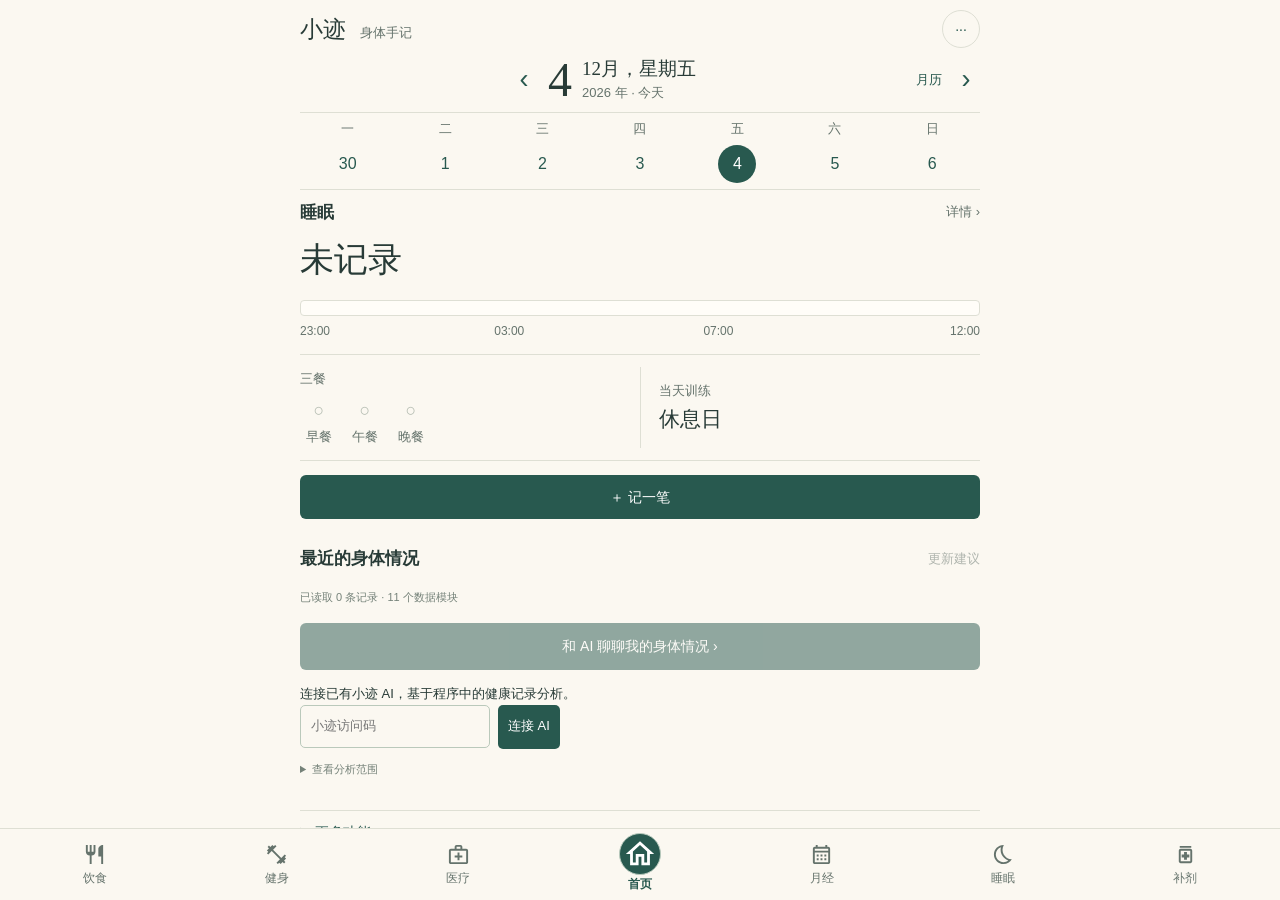
<file: index.html>
<!doctype html>
<html lang="zh-CN">
  <head>
    <meta charset="UTF-8" />
    <meta
      name="viewport"
      content="width=device-width, initial-scale=1.0, maximum-scale=1.0, user-scalable=no, viewport-fit=cover"
    />
    <meta name="theme-color" content="#2f7d63" />
    <meta name="description" content="小迹 · 个人健康记录与趋势分析。" />
    <meta name="apple-mobile-web-app-capable" content="yes" />
    <meta name="mobile-web-app-capable" content="yes" />
    <meta name="apple-mobile-web-app-status-bar-style" content="default" />
    <meta name="apple-mobile-web-app-title" content="小迹" />
    <link rel="icon" type="image/png" href="./icons/icon-192.png" />
    <link rel="apple-touch-icon" href="./icons/icon-192.png" />
    <link rel="manifest" href="./manifest.webmanifest" />
    <title>小迹 · 个人健康记录</title>
    <script type="module" crossorigin src="./assets/index-Bn58it0_.js"></script>
    <link rel="stylesheet" crossorigin href="./assets/index-BlIzVogk.css">
  </head>
  <body>
    <div id="root"></div>
    <noscript>本应用需要启用 JavaScript 才能使用。</noscript>
  </body>
</html>
</file>
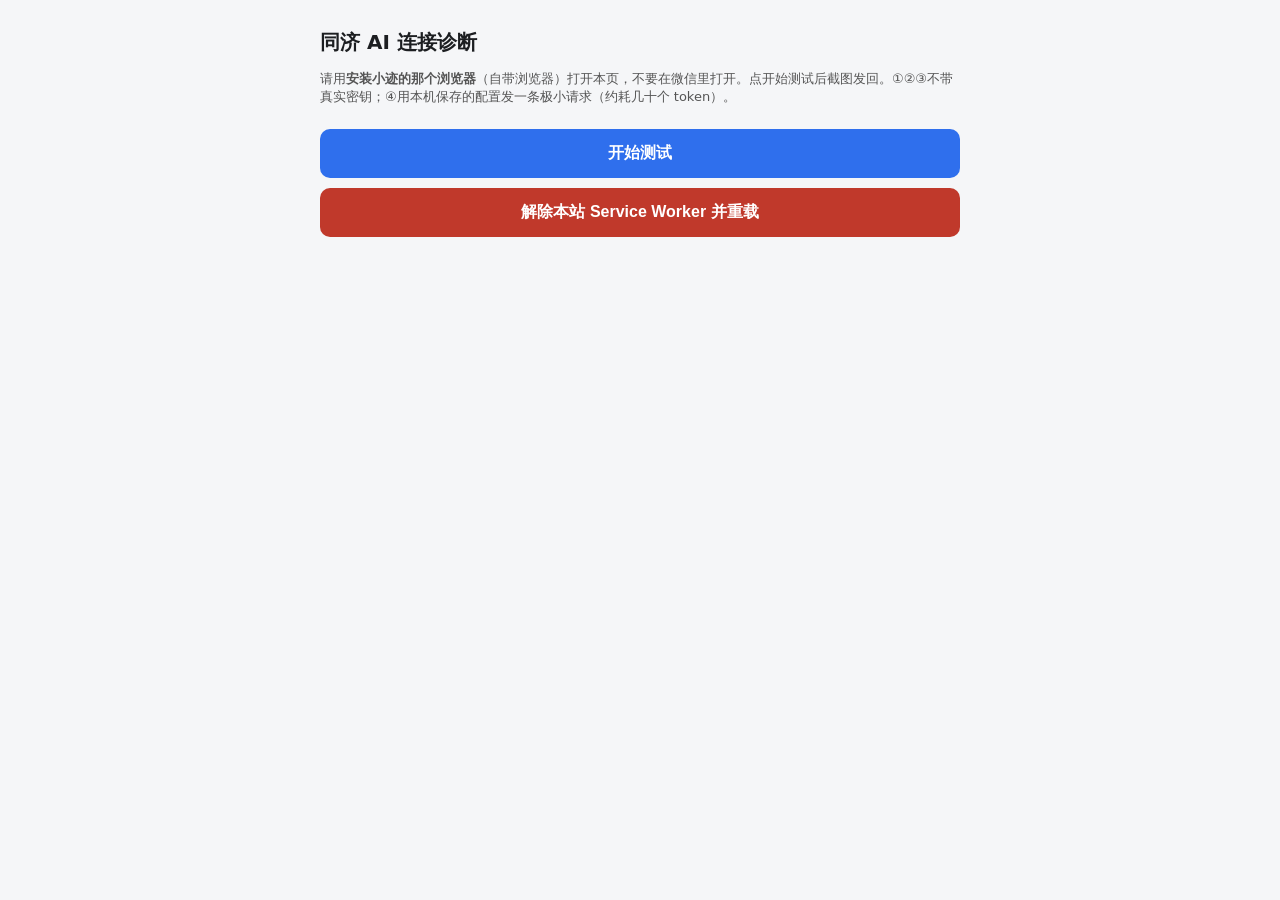
<file: ai-net-test.html>
<!doctype html>
<html lang="zh-CN">
<head>
<meta charset="utf-8">
<meta name="viewport" content="width=device-width,initial-scale=1">
<title>同济 AI 连接诊断</title>
<style>
body{font-family:system-ui,-apple-system,sans-serif;margin:0;padding:16px;background:#f5f6f8;color:#1c1e21;max-width:640px;margin:0 auto}
h1{font-size:20px}
p{font-size:13px;color:#555}
button{width:100%;padding:14px;font-size:16px;border:0;border-radius:10px;background:#2f6fed;color:#fff;font-weight:600;margin-top:10px}
button.warn{background:#c0392b}
ol{padding-left:18px}
li{background:#fff;border-radius:10px;padding:10px 12px;margin:10px 0;font-size:13px;line-height:1.5;word-break:break-all;box-shadow:0 1px 2px rgba(0,0,0,.06)}
.ok{color:#0a7d38;font-weight:700}
.bad{color:#c0392b;font-weight:700}
small{color:#777}
</style>
</head>
<body>
<h1>同济 AI 连接诊断</h1>
<p>请用<strong>安装小迹的那个浏览器</strong>（自带浏览器）打开本页，不要在微信里打开。点开始测试后截图发回。①②③不带真实密钥；④用本机保存的配置发一条极小请求（约耗几十个 token）。</p>
<button id="go">开始测试</button>
<button id="unsw" class="warn">解除本站 Service Worker 并重载</button>
<ol id="out"></ol>
<script>
const EP='https://agi.tongji.edu.cn/v1';
const out=document.getElementById('out');
function add(html){const li=document.createElement('li');li.innerHTML=html;out.appendChild(li);return li;}
function esc(s){return String(s).slice(0,180).replace(/</g,'&lt;');}
function env(){
  let sw='无';
  if(navigator.serviceWorker&&navigator.serviceWorker.controller)sw='有（'+navigator.serviceWorker.controller.scriptURL+'）';
  add('<b>浏览器：</b>'+esc(navigator.userAgent)+'<br><b>Service Worker：</b>'+sw+'<br><b>页面来源：</b>'+location.origin);
}
async function test(name,path,opts){
  const li=add('<b>'+name+'：</b>进行中…');
  const t0=Date.now();
  try{
    const r=await fetch(EP+path,opts);
    const body=await r.text();
    li.innerHTML='<b>'+name+'：</b><span class="ok">请求完成</span> HTTP '+r.status+' · '+(Date.now()-t0)+'ms<br><small>'+esc(body)+'</small>';
  }catch(e){
    li.innerHTML='<b>'+name+'：</b><span class="bad">fetch 失败</span> '+e.name+' · '+(Date.now()-t0)+'ms<br><small>'+esc(e.message||e)+'</small>';
  }
}
async function testReal(){
  const li=add('<b>④ 用本机配置真实请求：</b>进行中…');
  let cfg=null;
  try{cfg=JSON.parse(localStorage.getItem('xiaojii.aiDirectConfig')||'null');}catch{}
  if(!cfg||!cfg.endpoint||!cfg.apiKey){li.innerHTML='<b>④ 用本机配置真实请求：</b><span class="bad">本机没有保存直连配置</span>（可能用的不是同一个浏览器，或配置存在别处）';return;}
  const t0=Date.now();
  try{
    const r=await fetch(cfg.endpoint.replace(/\/$/,'')+'/chat/completions',{method:'POST',headers:{'Content-Type':'application/json',Authorization:'Bearer '+cfg.apiKey},body:JSON.stringify({model:cfg.model,messages:[{role:'user',content:'请只回复两个字：正常'}],stream:false,max_tokens:16})});
    const body=await r.text();
    li.innerHTML='<b>④ 用本机配置真实请求：</b><span class="ok">请求完成</span> HTTP '+r.status+' · '+(Date.now()-t0)+'ms · 模型 '+esc(cfg.model)+'<br><small>'+esc(body)+'</small>';
  }catch(e){
    li.innerHTML='<b>④ 用本机配置真实请求：</b><span class="bad">fetch 失败</span> '+e.name+' · '+(Date.now()-t0)+'ms<br><small>'+esc(e.message||e)+'</small>';
  }
}
document.getElementById('go').addEventListener('click',()=>{
  out.innerHTML='';
  env();
  test('① GET /models（无密钥）','/models');
  test('② POST /chat/completions（无密钥）','/chat/completions',{method:'POST',headers:{'Content-Type':'application/json'},body:JSON.stringify({model:'GLM-5.3-Flash',messages:[{role:'user',content:'诊断测试'}]})});
  test('③ POST 带 Authorization 头（假密钥）','/chat/completions',{method:'POST',headers:{'Content-Type':'application/json',Authorization:'Bearer diag-test-invalid'},body:JSON.stringify({model:'GLM-5.3-Flash',messages:[{role:'user',content:'诊断测试'}]})});
  void testReal();
});
document.getElementById('unsw').addEventListener('click',()=>{
  if(!navigator.serviceWorker){alert('此浏览器不支持 Service Worker');return;}
  navigator.serviceWorker.getRegistrations().then(rs=>Promise.all(rs.map(r=>r.unregister()))).then(n=>{alert('已解除 '+n+' 个 Service Worker，页面将重载');location.reload();}).catch(e=>alert('解除失败：'+e));
});
</script>
</body>
</html>
</file>
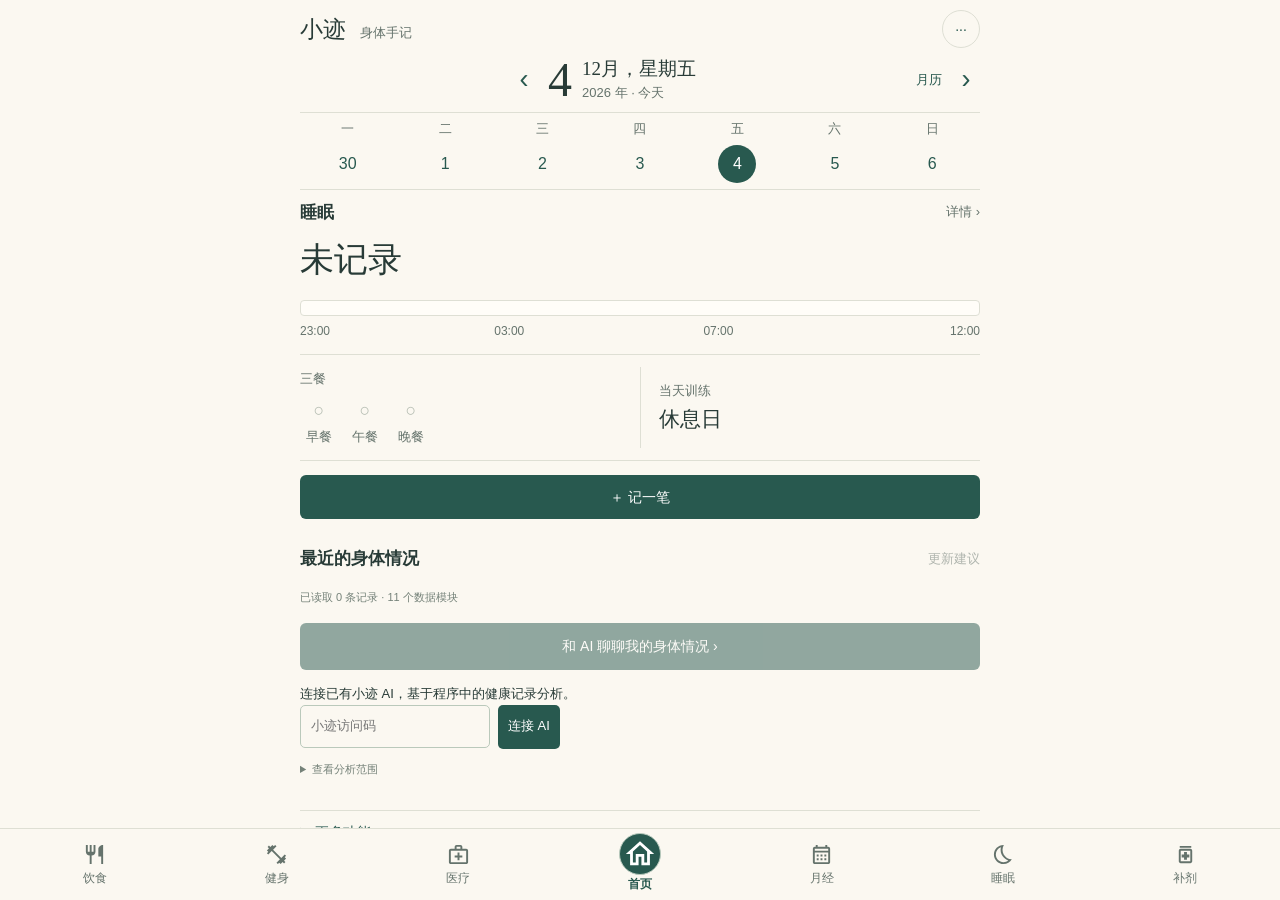
<file: home-recovery.html>
<!doctype html>
<html lang="zh-CN">
  <head>
    <meta charset="UTF-8" />
    <meta
      name="viewport"
      content="width=device-width, initial-scale=1.0, maximum-scale=1.0, user-scalable=no, viewport-fit=cover"
    />
    <meta name="theme-color" content="#2f7d63" />
    <meta name="description" content="小迹 · 个人健康记录，仅用于个人记录与趋势展示，不构成医疗建议，不代表诊断。" />
    <meta name="apple-mobile-web-app-capable" content="yes" />
    <meta name="mobile-web-app-capable" content="yes" />
    <meta name="apple-mobile-web-app-status-bar-style" content="default" />
    <meta name="apple-mobile-web-app-title" content="小迹" />
    <link rel="icon" type="image/png" href="./icons/icon-192.png" />
    <link rel="apple-touch-icon" href="./icons/icon-192.png" />
    <link rel="manifest" href="./manifest.webmanifest" />
    <title>小迹 · 个人健康记录</title>
    <script type="module" crossorigin src="./assets/index-D2t0ydJO.js"></script>
    <link rel="stylesheet" crossorigin href="./assets/index-COk-JsBe.css">
  </head>
  <body>
    <div id="root"></div>
    <noscript>本应用需要启用 JavaScript 才能使用。</noscript>
  </body>
</html>
</file>
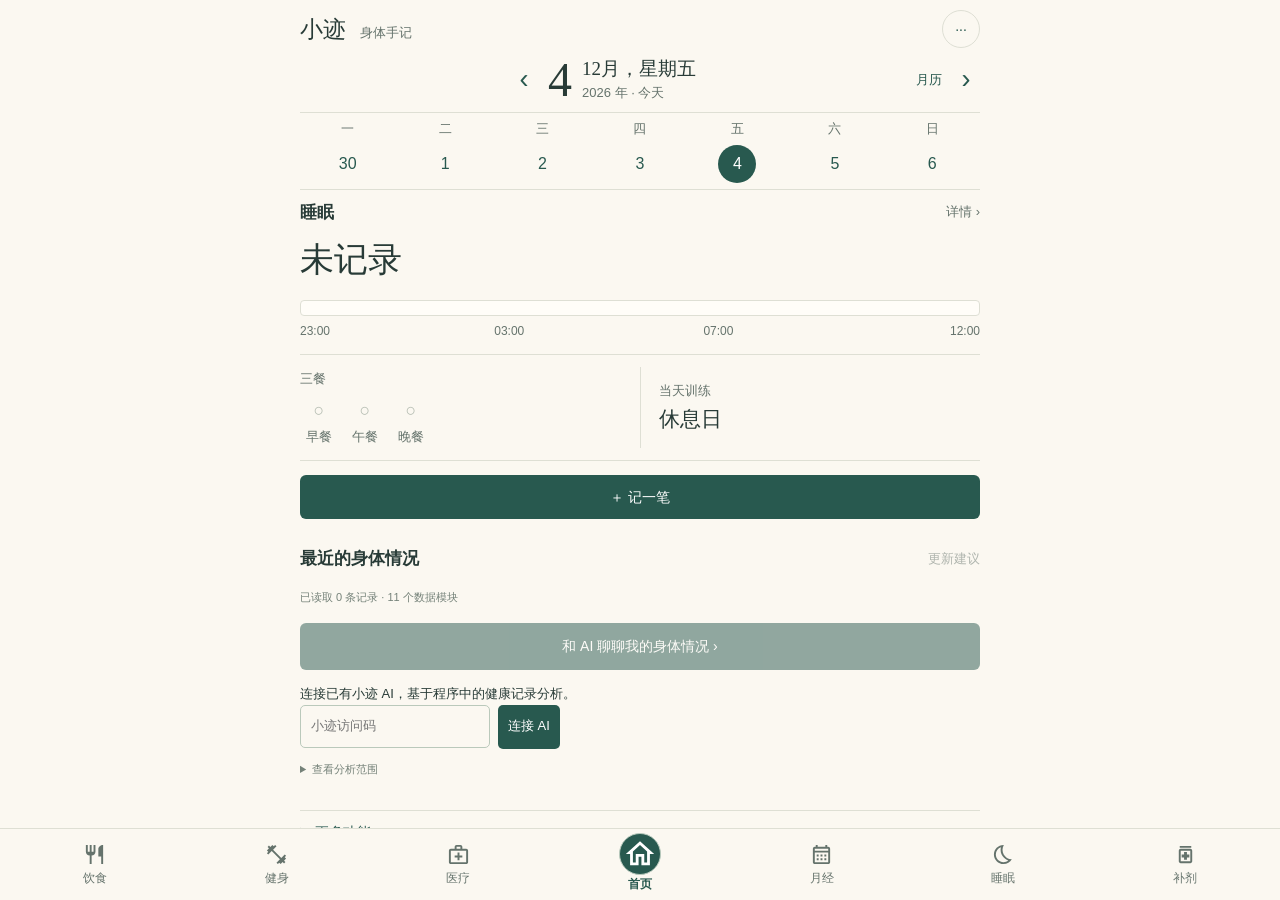
<file: journal-connect.html>
<!doctype html><html lang="zh-CN"><head><meta charset="utf-8" /><meta name="viewport" content="width=device-width, initial-scale=1.0, maximum-scale=1.0, user-scalable=no, viewport-fit=cover" /><title>小迹 · 个人健康记录</title><link rel="manifest" href="./manifest.webmanifest" /></head><body><script>location.replace('./index.html'+location.search+location.hash);</script><noscript><a href="./index.html">打开小迹</a></noscript></body></html>
</file>
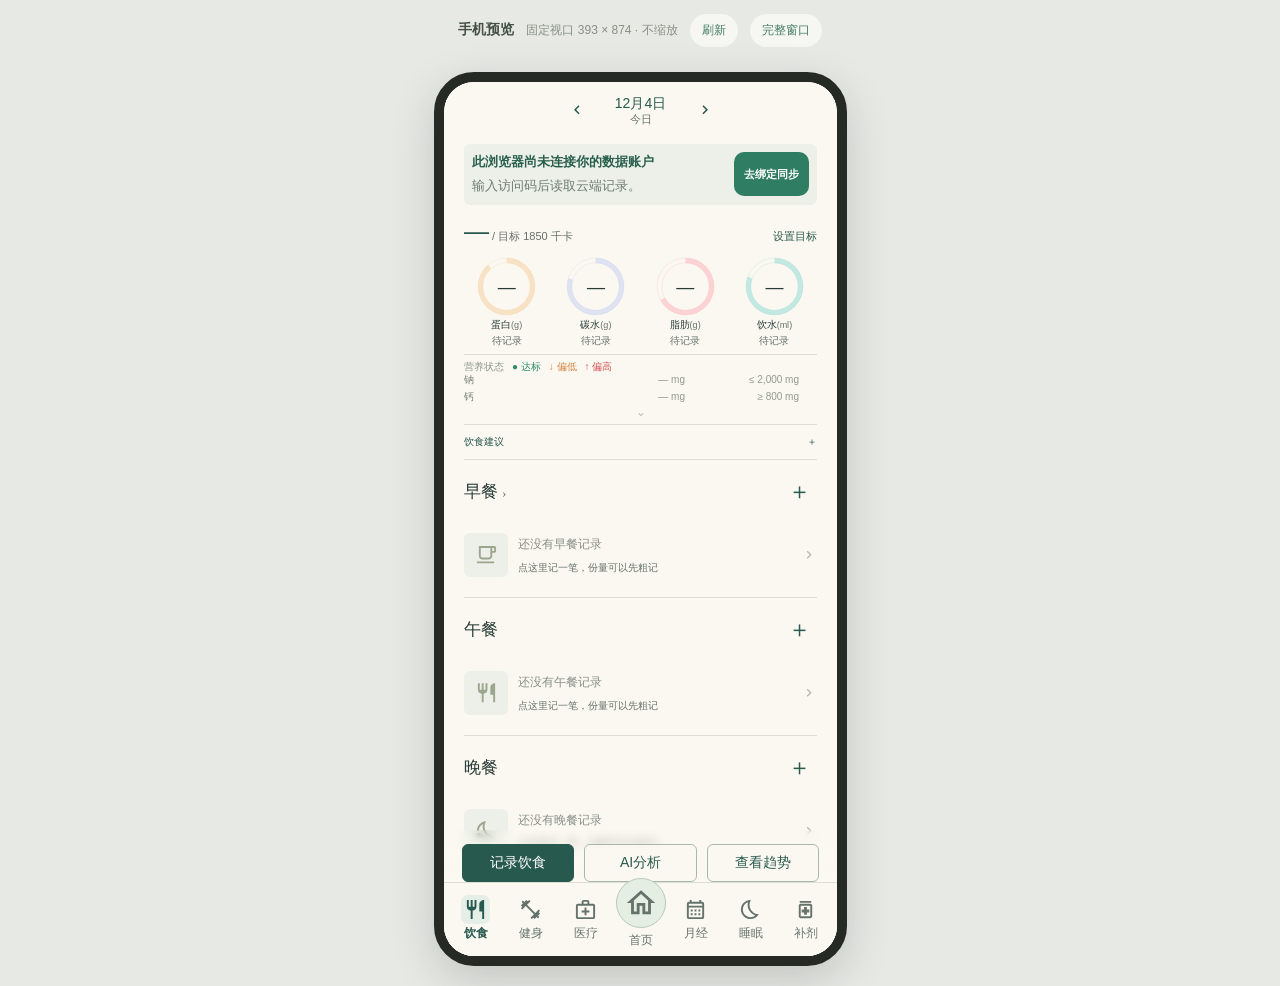
<file: phone-preview.html>
<!doctype html>
<html lang="zh-CN"><head><meta charset="UTF-8"><meta name="viewport" content="width=device-width,initial-scale=1"><title>小迹 · 手机预览</title>
<style>
*{box-sizing:border-box}html,body{margin:0;min-height:100%;overflow:auto}body{background:#e7e9e5;font-family:"Microsoft YaHei",sans-serif;color:#445044;display:flex;flex-direction:column;align-items:center}
header{height:60px;flex-shrink:0;width:100%;display:flex;align-items:center;justify-content:center;gap:12px;padding:10px;font-size:12px}header strong{font-size:14px}header span{color:#879083}header a{color:#447d64;text-decoration:none;background:#f6f7f3;padding:8px 12px;border-radius:20px}
main{width:100%;min-width:437px;display:flex;align-items:flex-start;justify-content:center;padding:12px 12px 20px}.phone-space{position:relative;flex-shrink:0;width:413px;height:894px}.phone{position:absolute;top:0;left:0;transform-origin:top left;width:413px;height:894px;background:#252a25;border:10px solid #252a25;border-radius:40px;box-shadow:0 14px 44px #29342930;overflow:hidden}iframe{display:block;width:393px;height:874px;border:0;background:#f6f7f5;border-radius:29px}button{font:inherit;border:0;background:#f6f7f3;padding:8px 12px;color:#447d64;border-radius:20px;cursor:pointer}
@media(max-width:460px){header{height:72px;flex-wrap:wrap;gap:6px}header span{font-size:10px}}
</style></head><body>
<header><strong>手机预览</strong><span>固定视口 393 × 874 · 不缩放</span><button id="refresh" type="button">刷新</button><a href="./index.html#/diet" target="_blank">完整窗口</a></header>
<main><div class="phone-space"><div class="phone"><iframe title="小迹手机界面" src="./index.html?v=phone-preview-1#/diet"></iframe></div></div></main>
<script>
const main=document.querySelector('main'),space=document.querySelector('.phone-space'),phone=document.querySelector('.phone'),frame=document.querySelector('iframe');
document.querySelector('#refresh').addEventListener('click',()=>frame.contentWindow.location.reload());
</script></body></html>
</file>
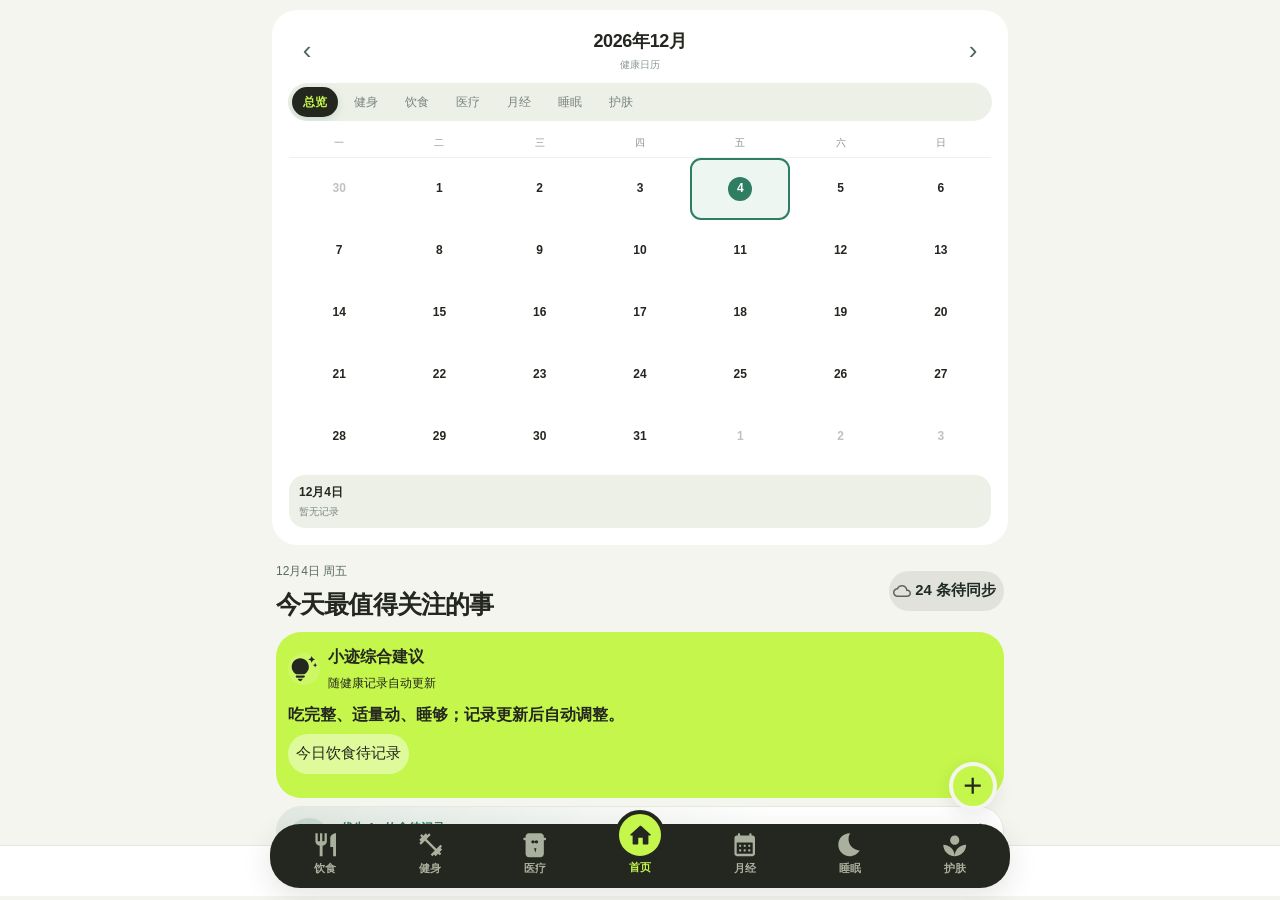
<file: vitality.html>
<!doctype html>
<html lang="zh-CN">
  <head>
    <meta charset="UTF-8" />
    <meta
      name="viewport"
      content="width=device-width, initial-scale=1.0, maximum-scale=1.0, user-scalable=no, viewport-fit=cover"
    />
    <meta name="theme-color" content="#c5f64b" />
    <meta name="description" content="小迹 · 个人健康记录，仅用于个人记录与趋势展示，不构成医疗建议，不代表诊断。" />
    <meta name="apple-mobile-web-app-capable" content="yes" />
    <meta name="mobile-web-app-capable" content="yes" />
    <meta name="apple-mobile-web-app-status-bar-style" content="default" />
    <meta name="apple-mobile-web-app-title" content="小迹" />
    <link rel="icon" type="image/png" href="./icons/icon-192.png" />
    <link rel="apple-touch-icon" href="./icons/icon-192.png" />
    <link rel="manifest" href="./manifest.webmanifest" />
    <title>小迹 · 个人健康记录</title>
    <script type="module" crossorigin src="./assets/index-cd8fb1f6.js"></script>
    <link rel="stylesheet" crossorigin href="./assets/index-f2a76958.css">
      <link rel="stylesheet" href="./assets/vitality-v1.css">
  </head>
  <body>
    <div id="root"></div>
    <noscript>本应用需要启用 JavaScript 才能使用。</noscript>
  </body>
</html>
</file>
<file: assets/index-BlIzVogk.css>
.journal-home{max-width:760px;margin:auto;padding:18px 24px 24px;color:#283b37;font:14px/1.6 Microsoft YaHei,sans-serif;background:#fbf8f1}.journal-home button{font:inherit;cursor:pointer;min-height:44px;border:0;background:transparent;color:#28594f;padding:0}.journal-home h1,.journal-home h2,.journal-home p{margin:0}.journal-home h2{font-size:17px;font-weight:600}.journal-home header{display:flex;align-items:center;justify-content:space-between}.journal-brand{font:23px SimSun,serif}.journal-brand small{font:13px Microsoft YaHei,sans-serif;color:#65736c;margin-left:8px}.journal-home header button{width:38px;min-height:38px;border:1px solid #dedfd4;border-radius:50%}.journal-date{display:flex;align-items:center;gap:18px;margin:12px 0 10px}.journal-day{font:58px/1 Georgia,serif}.journal-date h1{font:22px/1.4 SimSun,serif}.journal-date p{font-size:13px;color:#65736c;margin-top:5px}.journal-date button{margin-left:auto;white-space:nowrap;font-size:13px}.journal-week{display:grid;grid-template-columns:repeat(7,1fr);border-block:1px solid #dedfd4;padding:9px 0 11px;gap:2px}.journal-week button{display:flex;flex-direction:column;align-items:center;gap:5px}.journal-week span{font-size:13px;color:#65736c}.journal-week b{font-weight:400;font-size:16px;display:grid;place-items:center;width:38px;height:38px}.journal-week .selected b{background:#28594f;color:#fff;border-radius:50%}.journal-week .today:not(.selected) b{color:#28594f;box-shadow:inset 0 0 0 1px #28594f;border-radius:50%}.journal-row{display:flex;align-items:center;justify-content:space-between;gap:8px}.journal-row>span,.journal-row button{color:#65736c;font-size:13px}.journal-heat{padding:12px 0;border-bottom:1px solid #dedfd4}.journal-heat h2{font-size:15px;font-weight:500}.journal-cells{display:grid;grid-template-columns:repeat(14,1fr);gap:4px;margin:12px 0 8px}.journal-cells button{min-height:28px;position:relative}.journal-cells button:after{content:"";position:absolute;inset:5px 0;background:#e5e8df;border-radius:3px}.journal-cells .level-1:after{background:#cadbd6}.journal-cells .level-2:after{background:#96b8ad}.journal-cells .level-3:after{background:#649487}.journal-cells .level-4:after{background:#28594f}.journal-legend{font-size:13px;color:#65736c}.journal-legend span:last-child{display:flex;align-items:center;gap:3px}.journal-legend i{width:8px;height:8px;border-radius:2px;background:#e5e8df}.journal-legend i:nth-child(2){background:#96b8ad}.journal-legend i:nth-child(3){background:#28594f}.journal-sleep{padding:10px 0;border-bottom:1px solid #dedfd4}.journal-sleep strong{display:block;font-size:28px;font-weight:500;margin:4px 0}.journal-sleep p{font-size:13px;color:#65736c}.journal-sleep .journal-row button{min-height:30px}.journal-metrics{display:grid;grid-template-columns:1fr 1fr;padding:12px 0;border-bottom:1px solid #dedfd4}.journal-metrics button{text-align:left;color:#283b37}.journal-metrics button+button{border-left:1px solid #dedfd4;padding-left:24px}.journal-metrics small{font-size:13px;color:#65736c}.journal-metrics strong{display:block;font-size:23px;font-weight:500}.journal-home .journal-add{display:block;width:100%;margin-top:14px;background:#28594f;color:#fff;border-radius:6px;padding:11px}.journal-records{margin-top:14px}.journal-event{display:flex;width:100%;gap:20px;text-align:left;border-bottom:1px solid #dedfd4!important;padding:10px 0!important;color:#283b37!important}.journal-event time{font-size:13px;color:#65736c;min-width:38px}.journal-event strong{font-weight:500}.journal-event p{font-size:13px;color:#65736c;margin-top:3px;overflow-wrap:anywhere}.journal-empty{color:#65736c;padding:20px 0}.journal-modules{display:grid;grid-template-columns:repeat(3,1fr);gap:8px;padding:16px 0;border-top:1px solid #dedfd4;margin-top:18px}.journal-modules button{text-align:left}.journal-overview{font-size:14px!important}.journal-add:active{transform:translateY(1px)}.journal-add{transition:background-color .16s,transform .16s}@media (min-width:650px){.journal-home{padding:24px 40px}.journal-day{font-size:68px}.journal-cells button:after{inset:2px 0}.journal-sleep strong{font-size:34px}}@media (prefers-reduced-motion:reduce){.journal-add{transition:none}}.sleep-time-strip{margin:14px 0 4px}.sleep-time-track{height:16px;position:relative;background:#fffdf8;border:1px solid #dedfd4;border-radius:4px;overflow:hidden}.sleep-time-fill{position:absolute;top:0;bottom:0;background:#739487}.sleep-time-axis{display:flex;justify-content:space-between;font-size:12px;color:#65736c;margin-top:6px}.journal-meal-summary small{font-size:13px;color:#65736c}.meal-completion{display:flex;gap:8px;margin-top:6px}.journal-home .meal-completion button{font-size:13px;display:flex;flex-direction:column;align-items:center;gap:2px;min-width:38px;min-height:44px;color:#65736c;border:0;padding:0}.meal-completion button>span{font-size:18px;color:#b3bbb0}.meal-completion button>span.done{color:#28594f}.journal-metrics>.training-day-summary{border-left:1px solid #dedfd4;padding-left:18px}.training-day-summary strong{font-size:21px;overflow-wrap:anywhere}.training-day-summary>span{display:block;font-size:13px;color:#65736c;margin-top:3px}.sleep-time-axis{position:relative;height:20px}.sleep-time-axis span{position:absolute;left:0;top:0}.sleep-time-axis span:nth-child(2){left:30.769%;transform:translate(-50%)}.sleep-time-axis span:nth-child(3){left:61.538%;transform:translate(-50%)}.sleep-time-axis span:last-child{left:auto;right:0}.diet-home{max-width:760px;margin:0 auto;padding:24px 18px 104px;color:#242824;font-family:Microsoft YaHei,PingFang SC,sans-serif;touch-action:pan-y;overflow-x:clip}.diet-home button{font:inherit;cursor:pointer;color:inherit;border:0;background:transparent;min-height:44px;touch-action:manipulation}.diet-datebar{display:flex;align-items:center;justify-content:space-between;margin-bottom:20px}.diet-page-title h1{font-size:26px;line-height:1.2;margin:0 0 6px;font-weight:800}.diet-page-title>span{font-size:12px;color:#969b96}.diet-home .diet-icon-button{width:44px;height:44px;border-radius:50%;background:#fff;display:grid;place-items:center}.diet-datebar .diet-icon-button{color:#348ade}.diet-date-switch{display:flex;align-items:center;justify-content:center;gap:14px;margin:0 0 24px}.diet-date-pill{position:relative;display:grid;place-items:center;min-width:144px;height:46px;background:#fff;border-radius:25px;font-size:19px;font-weight:700}.diet-date-pill input{position:absolute;inset:0;opacity:0;width:100%;height:100%;cursor:pointer}.diet-today{font-size:12px!important;color:#39846d!important}.diet-home .diet-icon-button:disabled{opacity:.2;cursor:default;filter:none}.diet-sync-notice{display:flex;align-items:center;justify-content:space-between;gap:12px;margin:-4px 0 12px;padding:11px 12px;border:1px solid #cfe5da;border-radius:14px;background:#eff8f3}.diet-sync-notice div{display:grid;gap:3px;min-width:0}.diet-sync-notice strong{font-size:13px;color:#285f4d}.diet-sync-notice span{font-size:10px;line-height:1.45;color:#6c7c74}.diet-sync-notice button{flex:0 0 auto;padding:7px 10px;border-radius:10px;background:#2f7d63;color:#fff;font-size:11px;font-weight:600}.diet-summary{background:#fff;border-radius:25px;padding:20px 14px 14px;border:1px solid #edf0eb}.diet-energy-row{display:flex;align-items:center;justify-content:space-between;gap:6px;padding:0 4px;margin-bottom:18px}.diet-energy-row strong{font-size:25px;font-weight:800}.diet-energy-row span{font-size:12px;color:#686e69}.diet-energy-row button{font-size:11px;min-height:32px;padding:0 12px;background:#f3f4f2;border-radius:18px;white-space:nowrap}.diet-rings{display:grid;grid-template-columns:repeat(4,minmax(0,1fr));gap:5px}.diet-ring{text-align:center;min-width:0}.diet-ring-graphic{position:relative;aspect-ratio:1;max-width:145px;margin:auto}.diet-ring-graphic svg{width:100%;height:100%}.diet-ring-current{animation:diet-ring-fill .56s cubic-bezier(.2,.8,.2,1) var(--ring-delay) both;will-change:stroke-dashoffset}.diet-ring-number{position:absolute;inset:0;display:flex;flex-direction:column;justify-content:center;gap:3px}.diet-ring-number strong{font-size:clamp(19px,4.8vw,29px);line-height:1}.diet-ring-number small{font-size:clamp(8px,2.3vw,12px);color:#969b97}.diet-ring>span{font-size:13px;color:#7b807c;display:block;margin-top:4px}.diet-ring>span small{font-size:10px}.diet-ring>em{font-style:normal;font-size:11px;color:#a0a4a0;display:block;margin-top:5px}.diet-summary-note{margin-top:15px;display:flex;justify-content:space-between;gap:8px;font-size:10px;color:#929992}.diet-summary-note>span:first-child{color:#418b73}.diet-water-note{font-size:10px;color:#a19178;margin:8px 0 0;text-align:right}@keyframes diet-ring-fill{0%{stroke-dashoffset:var(--ring-start)}to{stroke-dashoffset:var(--ring-end)}}.diet-tools{display:grid;grid-template-columns:repeat(3,minmax(0,1fr));gap:9px;margin:16px 0 25px}.diet-tools button{display:flex;align-items:center;justify-content:center;gap:6px;background:#fff;border-radius:13px;min-height:47px;font-size:12px}.diet-tools svg{width:18px}.diet-meal-heading{display:flex;justify-content:space-between;align-items:center;margin:0 4px 12px}.diet-meal-heading h2{margin:0;font-size:14px;font-weight:600}.diet-meal-heading>span{font-size:10px;color:#9da29d}.diet-meal-list{display:grid;gap:16px}.diet-meal-card{padding:14px 16px 9px;background:#fff;border-radius:24px}.diet-meal-card-header{display:flex;align-items:center;gap:6px;margin-bottom:9px}.diet-meal-card-header h2{font-size:21px;margin:0;flex-shrink:0;font-weight:800}.diet-meal-card-header>button{margin-left:auto;min-width:36px;border-radius:50%;color:#a2a7a2}.diet-meal-totals{display:flex;align-items:center;justify-content:flex-end;gap:3px;flex:1;flex-wrap:wrap;font-size:10px}.diet-meal-totals i{font-style:normal;color:#c0c5bf}.diet-meal-totals b{font-weight:400;color:#666d66;margin-left:4px}.diet-meal-empty,.diet-food-row{display:flex;align-items:center;gap:10px;width:100%;text-align:left;padding:10px 0!important}.diet-food-icon{display:grid;place-items:center;background:#f5f6f0;border-radius:13px;width:44px;height:44px;flex-shrink:0;color:#9ca58e}.diet-food-icon svg{width:23px}.diet-meal-empty>span:nth-child(2){flex:1;display:flex;flex-direction:column;gap:6px}.diet-meal-empty strong{font-size:13px;color:#888f88;font-weight:400}.diet-meal-empty small{font-size:10px;color:#b0b5af}.diet-meal-empty>svg,.diet-food-row>svg{width:16px;flex-shrink:0;color:#b4b9b3}.diet-food-row+.diet-food-row{border-top:1px solid #f5f6f2}.diet-food-description{min-width:0;flex:1;display:flex;flex-direction:column;gap:5px}.diet-food-description strong{font-size:14px;overflow-wrap:anywhere;font-weight:500}.diet-food-description small{font-size:11px;color:#a1a69e}.diet-food-numbers{font-size:10px;display:flex;flex-direction:column;gap:6px;align-items:flex-end;flex-shrink:0}.diet-food-numbers>span{display:flex;gap:3px}.diet-food-numbers em,.diet-food-numbers i{font-style:normal}.diet-food-numbers i{color:#c4c7c0}.diet-food-numbers>small{font-size:10px;color:#6c726b}.diet-quick-meals{position:fixed;bottom:calc(64px + var(--safe-bottom));left:50%;transform:translate(-50%);width:min(760px,100%);z-index:1099;display:grid;grid-template-columns:repeat(5,1fr);padding:9px 10px 8px;background:#fffffff7;border-top:1px solid #eef0eb;box-shadow:0 -5px 22px #293e2906}.diet-quick-meals button{display:flex;flex-direction:column;align-items:center;gap:5px;font-size:11px;color:#626b60;min-height:46px}.diet-quick-meals svg{width:21px;height:21px}.diet-home button:focus-visible{outline:2px solid #39856a;outline-offset:3px}.diet-home button:hover{filter:brightness(.97)}@media (min-width:600px){.diet-home{padding-top:32px}.diet-summary{padding:25px}.diet-energy-row strong{font-size:32px}.diet-energy-row span{font-size:15px}.diet-ring>span{font-size:15px}.diet-tools button{font-size:14px}.diet-meal-card{padding:22px}.diet-meal-totals{font-size:13px}.diet-food-description strong{font-size:17px}.diet-food-numbers{font-size:12px}}@media (max-width:360px){.diet-home{padding-inline:12px}.diet-energy-row span{font-size:10px}.diet-summary-note{font-size:9px}.diet-meal-card{padding-inline:12px}.diet-meal-totals{font-size:9px}.diet-food-row{gap:6px}}.diet-water-total b,.diet-water-amount strong{color:#159c95;font-weight:600}.diet-water-amount strong{font-size:14px;white-space:nowrap}.diet-ai-advice{background:#eef8f2;border:1px solid #d9ecdf;border-radius:14px;padding:11px 13px;margin:10px 0 14px;color:#355d49}.diet-ai-advice>div{display:flex;align-items:baseline;justify-content:space-between;gap:8px}.diet-ai-advice strong{font-size:13px}.diet-ai-advice small{font-size:9px;color:#779182}.diet-ai-advice ul{margin:8px 0 0;padding-left:17px}.diet-ai-advice li{font-size:11px;line-height:1.65}.diet-ai-advice p{margin:5px 0 0;color:#91a096;font-size:9px}.diet-extra-panel{background:#fff;border:1px solid #edf0eb;border-radius:22px;margin:12px 0;padding:17px 16px}.diet-extra-panel summary{display:flex;justify-content:space-between;align-items:center;gap:10px;cursor:pointer;list-style:none;min-height:44px}.diet-extra-panel summary::-webkit-details-marker{display:none}.diet-extra-panel summary>span:first-child{display:flex;flex-direction:column;gap:6px}.diet-extra-panel summary strong{font-size:14px}.diet-extra-panel summary small{font-size:10px;color:#919b8f}.diet-extra-count{font-size:10px;color:#7e8e7a;display:flex;align-items:center;gap:7px;white-space:nowrap}.diet-extra-count b{font-size:16px}.diet-extra-panel details[open] .diet-extra-count b{transform:rotate(180deg)}.diet-extra-chips{display:flex;flex-wrap:wrap;gap:6px;margin-top:12px}.diet-extra-chips>span{display:flex;gap:5px;background:#f4f7f0;border-radius:8px;padding:7px;font-size:10px;color:#698262}.diet-extra-chips b{font-weight:500}.diet-extra-empty{font-size:11px;line-height:1.8;color:#92998e;margin:12px 0 0}.diet-extra-group h3{font-size:12px;margin:18px 0 10px;color:#7c8876}.diet-extra-grid{display:grid;grid-template-columns:repeat(2,minmax(0,1fr));gap:8px}.diet-extra-grid>div{display:flex;flex-direction:column;gap:7px;background:#f8f9f6;border-radius:12px;padding:12px;min-width:0}.diet-extra-grid span{font-size:11px;color:#7e8977}.diet-extra-grid strong{font-size:14px;font-weight:600;overflow-wrap:anywhere}.diet-extra-grid strong small{font-size:9px;font-weight:400;color:#939b8f}.diet-extra-grid em{font-style:normal;font-size:9px;color:#9aa392}.diet-home{padding-top:16px}.diet-date-switch{position:relative;margin-bottom:16px;gap:10px;padding-right:0}.diet-extra-compact{background:#fff;border:1px solid #edf0eb;border-radius:14px;margin:4px 0 0;padding:8px 11px;position:relative}.diet-extra-inline-grid{position:relative;display:grid;grid-template-columns:repeat(2,minmax(0,1fr));gap:6px 14px}.diet-extra-inline-grid:before{content:"";position:absolute;top:2px;bottom:2px;left:50%;border-left:1px dashed #e1e7e1;pointer-events:none}.diet-extra-inline-row{display:grid;grid-template-columns:minmax(32px,.7fr) minmax(56px,1fr) minmax(48px,auto) 12px;align-items:center;gap:4px;min-width:0;min-height:22px}.diet-extra-inline-row>span{font-size:11px;color:#6d7869;min-width:0;white-space:nowrap}.diet-extra-inline-row>strong{font-size:10px;font-weight:500;text-align:right;color:#495743;overflow-wrap:anywhere;white-space:nowrap}.diet-extra-inline-row>em{font-size:9px;font-style:normal;text-align:right;color:#92998e;white-space:nowrap}.diet-extra-inline-row small{font-size:9px;font-weight:400;color:#92998e}.diet-home .diet-extra-toggle{display:block;margin:0 auto -8px;min-height:18px;width:36px;color:#8f9c88;font-size:14px}.diet-tools{margin:12px 0 18px}.diet-food-with-delete{display:flex;align-items:center}.diet-food-with-delete .diet-food-row{flex:1;min-width:0}.diet-delete{border:0;background:transparent;color:#a8665c;padding:8px;flex-shrink:0}.diet-extra-legend{display:flex;align-items:center;gap:8px;flex-wrap:wrap;margin-bottom:8px;font-size:10px;color:#8b9588}.diet-extra-legend i{font-style:normal}.diet-extra-legend .extra-ok{color:#2d8967}.diet-extra-legend .extra-low{color:#d48442}.diet-extra-legend .extra-high{color:#d45555}.diet-extra-inline-row>b{font-size:14px;line-height:1}.diet-extra-inline-row.extra-ok>strong,.diet-extra-inline-row.extra-ok>b{color:#2d8967}.diet-extra-inline-row.extra-low>strong,.diet-extra-inline-row.extra-low>b{color:#d48442}.diet-extra-inline-row.extra-high>strong,.diet-extra-inline-row.extra-high>b{color:#d45555}.diet-extra-inline-row.extra-near>strong,.diet-extra-inline-row.extra-near>b{color:#bd9a37}.diet-extra-inline-row.extra-unknown>strong{color:#92998e}.diet-food-icon img,.food-thumbnail img{width:100%;height:100%;object-fit:cover;border-radius:inherit}.diet-food-icon{overflow:hidden}.diet-meal-card{padding:12px 13px}.diet-meal-card-header{min-height:34px}.diet-food-description small{font-size:10px;line-height:1.35;color:#7d887f}.food-thumbnail{overflow:hidden}.diet-date-viewport{width:100%;overflow:hidden}.diet-date-track{display:flex;width:300%;transform:translate3d(-33.333333%,0,0)}.diet-date-track.is-dragging{will-change:transform;transition:none;user-select:none}.diet-date-page{flex:0 0 33.333333%;min-width:0}.diet-date-content.is-dragging{will-change:transform;transition:none;user-select:none}.diet-date-content[data-date-motion]{animation-duration:.18s;animation-timing-function:cubic-bezier(.2,.8,.2,1);animation-fill-mode:both}.diet-date-content[data-date-motion^=next]{--date-enter-x:12px}.diet-date-content[data-date-motion^=previous]{--date-enter-x:-12px}.diet-top-date [data-date-motion]{animation-duration:.15s;animation-timing-function:cubic-bezier(.2,.8,.2,1);animation-fill-mode:both}.diet-top-date [data-date-motion^=next]{--date-enter-x:5px}.diet-top-date [data-date-motion^=previous]{--date-enter-x:-5px}.diet-date-content[data-date-motion$="0"],.diet-top-date [data-date-motion$="0"]{animation-name:diet-date-enter-a}.diet-date-content[data-date-motion$="1"],.diet-top-date [data-date-motion$="1"]{animation-name:diet-date-enter-b}@keyframes diet-date-enter-a{0%{opacity:.9;transform:translate3d(var(--date-enter-x),0,0)}to{opacity:1;transform:translateZ(0)}}@keyframes diet-date-enter-b{0%{opacity:.9;transform:translate3d(var(--date-enter-x),0,0)}to{opacity:1;transform:translateZ(0)}}.diet-top-date .diet-icon-button,.diet-top-date .diet-date-pill{transition:transform .12s ease-out}.diet-top-date .diet-icon-button:active,.diet-top-date .diet-date-pill:active{transform:scale(.94)}@media (prefers-reduced-motion:reduce){.diet-date-content[data-date-motion],.diet-top-date [data-date-motion],.diet-ring-current{animation:none}.diet-top-date .diet-icon-button,.diet-top-date .diet-date-pill{transition:none}}body.sleep-analytics-active{--xj-bg:#101114;--xj-paper:#1c1e23;--xj-ink:#f3f4f6;--xj-muted:#a1a6b0;--xj-line:#303238;--xj-accent:#6bcef1;--xj-soft:#253b46;color-scheme:dark}.sleep-stage-difference{font-size:13px;line-height:1.65;color:var(--xj-muted);margin:14px 0}.sleep-day-view .sleep-subtitle{color:#a1a6b0}.sleep-timeline-precision{color:#a9afba;font-size:13px;line-height:1.65;margin:10px 0}.sleep-week-nights .sleep-night-interval{overflow:hidden;border-radius:2px;background:transparent}.sleep-week-nights .sleep-night-interval.only-interval{background:#56636e}.sleep-week-nights .sleep-night-segment{left:0;width:100%;border-radius:0}.sleep-week-nights .sleep-night-segment.stage-awake{background:transparent!important}.sleep-hypnogram{margin-top:20px}.sleep-selected-stage{display:flex;flex-direction:column;gap:5px;min-height:58px;color:#a1a6b0;font-size:14px}.sleep-selected-stage strong{font-weight:400;color:#c4c9d1}.sleep-selected-stage b{font-size:26px;color:#f3f4f6}.sleep-hypnogram svg{display:block;width:100%;height:auto;cursor:crosshair;margin:14px 0 8px}.sleep-hypnogram-axis{display:flex;justify-content:space-between;font-size:13px;color:#a1a6b0}.sleep-hypnogram input{width:100%;accent-color:#a23de6;min-height:36px;margin:8px 0}.sleep-hypnogram-legend{display:flex;flex-wrap:wrap;justify-content:center;gap:8px 14px;font-size:13px;color:#b2bac7}.sleep-hypnogram-legend i{display:inline-block;width:7px;height:7px;border-radius:50%;margin-right:4px}.sleep-week-timeline{position:relative;margin:18px 48px 38px 0}.sleep-week-grid{position:absolute;inset:0;pointer-events:none}.sleep-week-grid>div{position:absolute;left:0;right:0;border-top:1px solid rgba(255,255,255,.07)}.sleep-week-grid span{position:absolute;left:calc(100% + 9px);top:-8px;font-size:11px;color:#adb3bd;white-space:nowrap;font-variant-numeric:tabular-nums}.sleep-week-nights{position:relative;z-index:2;display:flex;height:100%}.sleep-week-nights>button{position:relative;flex:1;min-width:0;height:100%;background:none;border:0;padding:0;cursor:pointer;border-radius:4px}.sleep-week-nights>button.is-selected{background:#ffffff0b}.sleep-week-nights>button:focus-visible{outline:1px solid #424850}.sleep-night-interval,.sleep-night-segment{position:absolute;display:block;left:calc(50% - 4px);width:8px;border-radius:5px;pointer-events:none}.sleep-night-segment{left:calc(50% - 5px);width:10px;border-radius:4px}.sleep-week-nights small{position:absolute;top:calc(100% + 12px);left:0;right:0;font-size:11px;color:#a1a6b0}.sleep-target-line{position:absolute;z-index:3;left:0;right:0;border-top:1px dashed rgba(224,190,117,.38);pointer-events:none}.sleep-target-line>span{position:absolute;left:calc(100% + 9px);top:-8px;color:#d9bd82b8;font-size:11px;line-height:normal;white-space:nowrap;font-variant-numeric:tabular-nums}.sleep-night-annotation{display:grid;grid-template-columns:auto 1fr;align-items:baseline;gap:4px 12px;margin:0 0 14px;padding:10px 12px;border:1px solid #303640;border-radius:12px;background:#191c21;color:#f7f8fa}.sleep-night-annotation>span{font-size:12px;color:#9da6b2}.sleep-night-annotation>strong{justify-self:end;font-size:15px}.sleep-night-annotation>small{grid-column:1/-1;color:#bcc4cf;font-size:12px}.sleep-stage-timeline-legend{gap:8px 14px;font-size:12px;margin-bottom:10px}.sleep-stage-timeline-legend .is-awake{background:transparent;border:1px solid #77808b;box-sizing:border-box}.sleep-trend-view .sleep-timing-section>.sleep-subtitle:last-child{display:block}.sleep-analytics{max-width:660px;margin:auto;padding:12px 22px 22px;color:#f3f4f6;font-family:Segoe UI,Microsoft YaHei,sans-serif;animation:sleep-arrive .26s ease-out}.sleep-analytics .xj-block-header{margin-bottom:22px}.sleep-analytics .xj-block-header h2{font-family:inherit!important;font-size:24px;font-weight:600!important}.sleep-analytics .MuiIconButton-root{color:#b8bec8}.sleep-analytics .MuiChip-root{background:#202328;color:#b8bec8}.sleep-range{display:flex;position:relative;isolation:isolate;background:#222429;border-radius:7px;padding:4px}.sleep-range button{flex:1;height:38px;border:0;background:transparent;color:#a9adb5;font:inherit;font-size:14px;cursor:pointer}.sleep-range button[aria-selected=true]{color:#7edbfb}.sleep-range-slider{position:absolute;z-index:-1;left:4px;top:4px;bottom:4px;width:calc((100% - 8px)/4);border-radius:5px;background:#34373d;transition:transform .2s ease-out}.sleep-period{display:flex;align-items:center;justify-content:space-between;margin:14px 0 25px;color:#b7bcc6;font-size:13px}.sleep-period button{width:40px;height:40px;border:0;background:transparent;color:#d3d8e0;cursor:pointer}.sleep-period svg{font-size:15px}.sleep-analytics h2{font-size:17px;font-weight:500;line-height:1.5;margin:0 0 8px}.sleep-big-value{font-size:38px;line-height:1.25;font-weight:400;letter-spacing:-1px;font-variant-numeric:tabular-nums}.sleep-subtitle{font-size:13px;color:#a1a6b0;margin:10px 0 0}.sleep-line{height:175px;margin:20px -8px 8px}.sleep-duration-section{border-bottom:1px solid #303238;padding-bottom:18px}.sleep-timing-section{padding-top:25px;border-bottom:1px solid #303238;padding-bottom:22px}.sleep-time-value{font-size:29px;font-weight:400;font-variant-numeric:tabular-nums}.sleep-time-value span{color:#9299a5;padding:0 6px}.sleep-bars{height:265px;margin-top:20px;margin-left:-10px}.sleep-detail{padding-top:25px}.sleep-night-select{display:flex;align-items:center;justify-content:space-between;font-size:13px;color:#a1a6b0;gap:12px}.sleep-night-select select{max-width:65%;min-height:44px;background:#202328;color:#e3e8f0;border:1px solid #393d46;border-radius:6px;padding:7px;font:inherit}.sleep-night-summary{display:flex;align-items:baseline;justify-content:space-between;gap:12px;margin:22px 0;font-variant-numeric:tabular-nums}.sleep-night-summary strong{font-size:22px;font-weight:400}.sleep-night-summary span{font-size:13px;color:#b4bbc7}.sleep-stage-track{height:8px;display:flex;border-radius:4px;overflow:hidden;background:#292d35}.sleep-stage-legend{display:grid;grid-template-columns:repeat(3,1fr);gap:8px;margin:16px 0 20px;font-size:13px}.sleep-stage-legend span{display:block;color:#b2bac7}.sleep-stage-legend i{display:inline-block;width:6px;height:6px;border-radius:50%;margin-right:5px}.sleep-stage-legend strong{display:block;font-weight:400;margin-top:7px;font-size:14px}.sleep-metrics{display:grid;grid-template-columns:1fr 1fr;gap:0 20px}.sleep-metrics>div{border-top:1px solid #303238;padding:17px 0}.sleep-metrics span{display:block;font-size:13px;color:#a1a6b0}.sleep-metrics strong{display:block;margin-top:7px;font-weight:400;font-size:20px}.sleep-notes,.sleep-footnote,.sleep-empty{color:#a1a6b0;font-size:13px;line-height:1.7}.sleep-footnote{margin:28px 0 0}.sleep-analytics button:active{transform:scale(.97)}.sleep-analytics button:focus-visible,.sleep-analytics select:focus-visible{outline:2px solid #6bcef1;outline-offset:2px}body.sleep-analytics-active .module-action-dock{background:linear-gradient(transparent,#101114)}body.sleep-analytics-active .module-action-dock button{background:#202328;color:#9adff5;border-color:#4c6775}body.sleep-analytics-active .module-action-dock .module-record{background:#6bcef1;color:#10222b;border-color:#6bcef1}body.sleep-analytics-active .category-bottom-nav button{color:#a1a6b0}body.sleep-analytics-active .category-bottom-nav button[aria-current=page]{color:#6bcef1}body.sleep-analytics-active .category-bottom-nav button[aria-current=page] svg,body.sleep-analytics-active .category-bottom-nav .nav-home-emphasis svg{background:#253b46!important;color:#8ed8f1;border-color:#344c59}@keyframes sleep-arrive{0%{opacity:.4}to{opacity:1}}@media (prefers-reduced-motion:reduce){.sleep-analytics{animation:none}.sleep-range-slider{transition:none}}@media (max-width:360px){.sleep-analytics{padding-left:16px;padding-right:16px}.sleep-big-value{font-size:32px}.sleep-time-value{font-size:25px}}.sleep-day-view{color:#f3f4f6}.sleep-day-summary{text-align:center;padding:14px 0 26px;border-bottom:1px solid #303238}.sleep-day-summary h2,.sleep-day-summary .sleep-subtitle{color:#a1a6b0}.sleep-day-summary .sleep-time-strip{margin-top:30px}.sleep-day-summary .sleep-time-track{height:32px!important;border-radius:8px;background:#292d35!important}.sleep-day-summary .sleep-time-fill{background:#6bcef1!important;border-radius:7px}.sleep-day-summary .sleep-time-axis{color:#a1a6b0!important;margin-top:12px}.sleep-day-view .sleep-detail{padding-top:24px}.sleep-day-view .sleep-night-summary{display:none}.sleep-day-view .sleep-stage-track{height:14px;background:#292d35;margin-top:18px}.sleep-day-view .sleep-stage-track span:nth-child(1),.sleep-day-view .sleep-stage-legend>div:nth-child(1) i{background:#9b32ee!important}.sleep-day-view .sleep-stage-track span:nth-child(2),.sleep-day-view .sleep-stage-legend>div:nth-child(2) i{background:#ce66e3!important}.sleep-day-view .sleep-stage-track span:nth-child(3),.sleep-day-view .sleep-stage-legend>div:nth-child(3) i{background:#ff8d9c!important}.sleep-day-view .sleep-stage-legend span,.sleep-day-view .sleep-metrics span,.sleep-day-view .sleep-footnote,.sleep-day-view .sleep-empty,.sleep-day-view .sleep-notes{color:#a1a6b0}.sleep-day-view .sleep-metrics>div{border-color:#303238}.sleep-trend-view{padding-left:16px;padding-right:16px}.sleep-trend-view .sleep-line{height:125px}.sleep-trend-view .sleep-bars{height:275px;margin-top:15px}.sleep-trend-view .sleep-time-value{font-size:23px}.sleep-trend-view .sleep-timing-section h2{font-size:15px}.sleep-trend-view .sleep-bars .recharts-cartesian-grid-vertical line{stroke:#ffffff06}.sleep-week-composition{padding:18px 0;border-bottom:1px solid #303238}.sleep-week-composition h2{font-size:15px}.sleep-composition-columns{display:flex;gap:0;padding-right:47px;height:100px;margin-top:16px}.sleep-composition-columns>div{flex:1;min-width:0;display:flex;flex-direction:column;align-items:center;gap:8px}.sleep-composition-track{height:66px;width:8px;display:flex;flex-direction:column;overflow:hidden;border-radius:4px;background:#252931}.sleep-composition-track span{display:block;width:100%}.sleep-composition-columns small{font-size:12px;color:#a1a6b0}.sleep-week-legend{display:flex;gap:18px;flex-wrap:wrap;font-size:13px;color:#b2bac7}.sleep-week-legend i{display:inline-block;width:7px;height:7px;border-radius:50%;margin-right:6px}.sleep-analytics .xj-block-header{margin-bottom:14px}.sleep-range button{height:34px}.sleep-period{margin:6px 0 12px}.sleep-big-value{font-size:34px}.sleep-line{height:128px;margin-top:12px;margin-bottom:0}.sleep-duration-section{padding-bottom:10px}.sleep-timing-section{padding-top:17px;padding-bottom:16px}.sleep-bars{height:185px;margin-top:12px}.sleep-subtitle{margin-top:6px}.sleep-line .recharts-cartesian-grid-horizontal line,.sleep-bars .recharts-cartesian-grid-horizontal line{stroke:#22252a}.sleep-trend-view .xj-block-header{margin-bottom:10px}.sleep-trend-view .sleep-period{margin:2px 0 6px}.sleep-trend-view .sleep-duration-section h2{font-size:15px;margin-bottom:4px}.sleep-trend-view .sleep-big-value{font-size:27px}.sleep-trend-view .sleep-line{height:105px;margin-top:6px}.sleep-trend-view .sleep-timing-section{padding-top:12px}.sleep-trend-view .sleep-bars{height:235px;margin-top:10px}.sleep-trend-view .sleep-timing-section>.sleep-subtitle{display:none}.sleep-year-section{padding:20px 0 18px;border-bottom:1px solid #303238}.sleep-year-heading{display:flex;align-items:flex-end;justify-content:space-between;gap:12px;margin-bottom:18px}.sleep-year-heading h2{font-size:15px;margin:0}.sleep-year-heading p{font-size:12px;color:#a1a6b0;margin:4px 0 0}.sleep-heat-legend{display:flex;align-items:center;gap:4px;font-size:11px;color:#a1a6b0;white-space:nowrap}.sleep-heat-legend i,.sleep-heat-month span{display:block;background:#252931}.sleep-heat-legend i{width:9px;height:9px;border-radius:2px}.sleep-heat-legend i[data-level="1"],.sleep-heat-month span[data-level="1"]{background:#304958}.sleep-heat-legend i[data-level="2"],.sleep-heat-month span[data-level="2"]{background:#3b7894}.sleep-heat-legend i[data-level="3"],.sleep-heat-month span[data-level="3"]{background:#62bfdf}.sleep-heat-legend i[data-level="4"],.sleep-heat-month span[data-level="4"]{background:#a7e8f8}.sleep-year-months{display:grid;grid-template-columns:repeat(3,minmax(0,1fr));gap:18px 14px}.sleep-heat-month>strong{display:block;font-size:12px;font-weight:500;color:#c6cbd3;margin-bottom:7px}.sleep-heat-month>div{display:grid;grid-template-columns:repeat(7,minmax(0,1fr));gap:3px}.sleep-heat-month span{aspect-ratio:1;border-radius:2px;min-width:0}.sleep-heat-month span[data-level="0"]{box-shadow:inset 0 0 0 1px #30343b}.sleep-heat-month span.is-blank{visibility:hidden}.sleep-year-note{font-size:12px;color:#a1a6b0;margin:16px 0 0}.meal-group-page>h1{font-size:30px;margin-top:18px}.meal-group-donut span{font-size:11px;color:#7d8981;margin-top:5px}.meal-group-macro-summary span{font-size:12px;color:#65736c}.meal-group-macro-summary strong small{font-size:10px;font-weight:400;color:#7d8981}.meal-group-macro-summary em{grid-column:1/-1;font-size:10px;font-style:normal;color:#8a958d}.meal-group-data-note{font-size:12px;color:#8a958d;margin:15px 0 0}.meal-source-heading strong{font-size:12px;font-weight:500;color:#526158}.meal-source-list{display:grid;grid-template-columns:repeat(2,minmax(0,1fr));gap:8px 14px}.meal-source-list>span{display:grid;grid-template-columns:auto minmax(0,1fr) auto;align-items:center;font-size:11px;color:#65736c;min-width:0}.meal-group-foods .diet-food-row>span:last-child{color:#9aa59e}@media (max-width:360px){.meal-group-donut-layout{grid-template-columns:118px minmax(0,1fr);gap:12px}.meal-group-donut{width:118px;height:118px}.meal-source-list{grid-template-columns:1fr}.sleep-year-months{gap:15px 10px}}.sleep-history-scroll{overflow-x:auto;overflow-y:hidden;min-width:0;scrollbar-width:thin;overscroll-behavior-x:contain;touch-action:pan-x pan-y pinch-zoom}.sleep-chart-scroll{margin-right:48px}.sleep-chart-scroll .sleep-line{margin-left:0;margin-right:0}.sleep-timeline-scroll{position:absolute;inset:0 0 -36px;padding-bottom:36px;box-sizing:border-box}.sleep-timeline-scroll .sleep-week-nights{height:100%}.sleep-timeline-scroll .sleep-week-nights small{font-size:10px;white-space:nowrap}.sleep-timeline-scroll .sleep-week-nights>button:first-child small{left:0;right:auto;text-align:left}.sleep-timeline-scroll .sleep-week-nights>button:last-child small{left:auto;right:0;text-align:right}.food-search-page{min-height:100dvh;background:#fff;color:#171a18;padding:16px 17px 94px;font-family:Microsoft YaHei,sans-serif}.food-search-page button{font:inherit;border:0;cursor:pointer;background:transparent;min-height:44px}.food-search-header{display:grid;grid-template-columns:42px 1fr 102px;align-items:center;margin-bottom:22px}.food-search-header h1{text-align:center;font-size:20px;margin:0;font-weight:700;padding-left:36px;white-space:nowrap}.food-search-header>button:first-child{display:flex;align-items:center;padding:0;color:#161a17}.food-search-page .food-fast{background:#f5f6f5;border-radius:22px;color:#1689ed;font-size:13px;display:flex;gap:2px;align-items:center;justify-content:center;min-height:36px}.food-fast svg{width:20px}.food-search-box{display:flex;align-items:center;background:#f4f4f4;border-radius:19px;min-height:60px;margin-bottom:12px;padding:0 14px}.food-search-box input{width:100%;min-width:0;font:inherit;font-size:16px;border:0;background:transparent;outline:none;color:#252a26}.food-search-box input::placeholder{color:#999c99}.food-search-box button{display:grid;place-items:center;color:#a1a4a0}.food-search-tabs{display:grid;grid-template-columns:repeat(4,minmax(0,1fr));margin:0 0 22px}.food-search-tabs button{position:relative;color:#aaa;font-size:15px;font-weight:600;padding:8px 0 14px;white-space:nowrap}.food-search-tabs button[aria-selected=true]{color:#111}.food-search-tabs button[aria-selected=true]:after{content:"";position:absolute;width:26px;height:3px;background:#1497f5;border-radius:2px;bottom:2px;left:50%;transform:translate(-50%)}.food-search-section{display:flex;align-items:center;gap:10px;margin-bottom:8px}.food-search-section h2{font-size:14px;font-weight:400;margin:0;overflow-wrap:anywhere}.food-search-section>span{font-size:12px;border-radius:14px;padding:3px 8px;background:#f2f3f1;color:#808780}.food-search-section>button{margin-left:auto;color:#9aa198;font-size:12px;min-height:30px}.food-search-row{position:relative;border-bottom:1px solid #f0f1ef;min-height:94px;display:flex;align-items:center}.food-search-page .food-result{width:100%;display:flex;align-items:center;gap:12px;text-align:left;padding:17px 8px 17px 0;min-width:0}.food-thumbnail{display:grid;place-items:center;background:#f5f5f2;width:45px;height:45px;border-radius:9px;font-size:26px;flex-shrink:0}.food-result-copy{display:flex;flex-direction:column;gap:9px;min-width:0;flex:1}.food-result-copy strong{font-size:15px;line-height:1.45;font-weight:600;overflow-wrap:anywhere}.food-result-copy small{color:#929892;font-size:12px}.food-result-copy em{font-style:normal;color:#fb6578;font-size:14px}.food-result-macros{display:flex;align-items:center;gap:4px;font-size:11px;flex-shrink:0}.food-result-macros i{font-style:normal;color:#eab056}.food-result-macros i:nth-of-type(2){color:#86a4ed}.food-result-macros i:nth-of-type(3){color:#f66c7e}.food-result-macros b{font-weight:400;color:#d1d3ce;font-size:9px}.food-search-page .food-favorite{position:absolute;right:0;bottom:0;min-height:26px;width:28px;padding:3px;color:#b9c0b7}.food-favorite svg{width:14px;height:14px}.food-search-empty{font-size:13px;color:#9a9f98;line-height:1.8;text-align:center;padding:30px 0}.food-search-empty button{display:block;color:#218ee7;margin:12px auto}.food-search-footer{position:fixed;bottom:0;left:0;right:0;z-index:1100;padding:10px 16px calc(12px + var(--safe-bottom));background:#fff;border-top:1px solid #eee;display:flex;gap:16px;align-items:center}.food-basket{position:relative;min-width:49px;display:grid;place-items:center}.food-basket svg{width:28px;height:28px;color:#141815}.food-basket>span{position:absolute;right:0;top:0;color:#fff;background:#178fe9;border-radius:20px;font-size:10px;min-width:18px;min-height:18px;padding:2px}.food-search-page .food-finish{background:#168df1;color:#fff;border-radius:30px;flex:1;min-height:50px;font-size:17px;font-weight:600}.food-search-page .food-finish:disabled{background:#7cbdff;color:#c9e3ff;cursor:default}.food-search-error{color:#c65353;font-size:12px}.food-source-note{font-size:12px;line-height:1.7;color:#858d82;margin:0 0 20px}.food-basket-row{display:flex;align-items:center;justify-content:space-between;gap:10px;font-size:13px}.food-search-page button:focus-visible{outline:2px solid #1497f5;outline-offset:2px}.portion-overlay{position:fixed;inset:0;z-index:1400;background:#0008;display:flex;align-items:flex-end}.portion-sheet{width:100%;background:#fafafa;border-radius:24px 24px 0 0;overflow:auto;max-height:95%;padding-top:8px}.portion-back{display:block;margin:0 16px 0 auto;border:0;background:none;color:#008cff;font-size:17px;padding:10px}.portion-food{display:flex;align-items:center;gap:16px;padding:8px 18px 24px}.portion-food>span{font-size:45px;background:#f1f1f1;border-radius:10px;width:64px;text-align:center}.portion-food h2{font-size:18px;margin:0 0 6px}.portion-food p{font-size:13px;color:#f66976;margin:0 0 6px}.portion-food small{font-size:11px;color:#999}.portion-metrics{display:grid;grid-template-columns:repeat(5,1fr);border-block:1px solid #eee;padding:16px 6px;gap:3px;text-align:center;font-size:10px}.portion-metrics span{display:block;color:#888;margin-bottom:7px}.portion-metrics b{font-weight:400;font-size:12px}.portion-metrics>div:nth-child(3){color:#efad50}.portion-metrics>div:nth-child(4){color:#88a8e5}.portion-metrics>div:nth-child(5){color:#ff6979}.portion-input{display:flex;justify-content:center;align-items:center;position:relative;padding:20px;color:#008cff;gap:10px}.portion-input input{width:150px;background:transparent;border:0;border-bottom:2px solid #008cff;color:#008cff;font-size:42px;text-align:center;outline:none}.portion-input small{position:absolute;right:20px;bottom:8px}.portion-units{display:flex;justify-content:space-evenly;padding:10px 0 20px}.portion-units button{border:0;background:none;font-size:16px;padding:7px;color:#222}.portion-units button[aria-pressed=true]{color:#008cff}.portion-keypad{display:grid;grid-template-columns:repeat(4,1fr)}.portion-keypad button,.portion-keypad>span{height:58px;background:#f2f2f2;border:1px solid #e7e7e7;font-size:28px;color:#111}.portion-keypad .portion-done{background:#008cff;color:#fff;font-size:22px;font-weight:700}.portion-keypad button:disabled{opacity:.4}.food-ai-entry{display:flex;gap:8px;margin:12px 0}.food-ai-entry button{border:0;border-radius:12px;background:#eff8ff;color:#008cff;font-size:13px;padding:12px;flex:1}.ai-food-overlay{position:fixed;inset:0;background:#fff;z-index:1500;display:flex;flex-direction:column}.ai-food-header{display:flex;align-items:center;justify-content:space-between;padding:14px 12px;border-bottom:1px solid #eee;flex-shrink:0}.ai-food-header h2{font-size:17px;margin:0}.ai-food-header button{border:0;background:none;color:#008cff;padding:8px}.ai-food-body{overflow:auto;padding:16px 18px 24px;font-size:13px}.ai-food-body>label,.ai-food-config>label,.ai-food-draft>label{display:block;margin:14px 0;font-size:13px;color:#53625d}.ai-food-body input:not([type=checkbox]),.ai-food-body textarea{display:block;width:100%;box-sizing:border-box;border:1px solid #dfe5e2;background:#f7f9f8;padding:10px;border-radius:9px;margin-top:6px;font:inherit;color:#1e2b26}.ai-food-body textarea{min-height:75px;resize:vertical}.ai-food-config{background:#f8faf9;border-radius:14px;padding:12px}.ai-food-config h3,.ai-food-draft h3{font-size:15px;margin:0 0 10px}.ai-food-config p,.ai-food-draft p{font-size:12px;line-height:1.7;color:#74827a}.ai-food-config a{color:#008cff}.ai-provider-buttons{display:flex;gap:8px}.ai-provider-buttons button{border:0;border-radius:8px;background:#eaf2f6;padding:8px;color:#247bab}.ai-food-user{white-space:pre-wrap;background:#edf7ff;border-radius:12px;padding:12px;margin:12px 0}.ai-food-draft{border:1px solid #dce8df;border-radius:14px;padding:12px;margin:16px 0}.ai-nutrient-row{display:grid;grid-template-columns:1.5fr 1fr 1fr;gap:6px;align-items:center;font-size:12px}.ai-food-body .ai-nutrient-row input{min-width:0}.ai-nutrient-row+div{margin-top:6px}.ai-food-body details{margin:14px 0;color:#526258}.ai-send-preview pre{white-space:pre-wrap;word-break:break-word;font:inherit;font-size:11px;max-height:180px;overflow:auto;background:#f6f6f6;padding:8px}.ai-food-body .ai-check{display:flex;align-items:flex-start;gap:8px;font-size:12px}.ai-check input{margin:0;flex-shrink:0;width:16px;height:16px}.ai-food-actions{display:grid;gap:10px;margin-top:16px}.ai-food-actions button{padding:12px;border:0;border-radius:12px;background:#e8f3ff;color:#008cff;font-size:14px}.ai-food-actions .ai-confirm{background:#008cff;color:#fff}.ai-food-actions button:disabled{opacity:.5}.portion-source{padding:0 18px 12px;font-size:11px;color:#75867b}.portion-source p{line-height:1.65;word-break:break-word}.food-estimate-label{font-size:9px;color:#b68a47;font-weight:400;margin-left:4px}.ai-chat-page{color:#26332e;font-size:14px}.ai-chat-thread{flex:1;min-height:0;overflow:auto;padding:18px 14px;background:#f5f8f7}.ai-chat-welcome{padding:14px;background:#fff;border-radius:14px;color:#75827c;font-size:13px;line-height:1.7;margin-bottom:18px}.ai-chat-message{margin:16px 0;display:flex;flex-direction:column;align-items:flex-start}.ai-chat-message.user{align-items:flex-end}.ai-chat-message small{color:#86918b;font-size:11px;margin:0 5px 6px}.ai-chat-bubble{max-width:90%;white-space:pre-wrap;overflow-wrap:anywhere;line-height:1.75;background:#fff;border-radius:14px;padding:12px 14px}.user .ai-chat-bubble{background:#dff1eb}.ai-chat-bubble img{display:block;max-width:180px;max-height:180px;border-radius:9px;margin-bottom:8px}.ai-chat-compose{flex-shrink:0;padding:12px;background:#fff;border-top:1px solid #e8ece9}.ai-chat-input{display:flex;align-items:center;gap:8px}.ai-chat-input textarea{flex:1;min-width:0;border:0;background:#f2f5f3;border-radius:12px;padding:10px;font:inherit;resize:none;line-height:1.5}.ai-chat-input button,.ai-chat-draft,.ai-chat-link{border:0;border-radius:10px;padding:10px;background:#2d8069;color:#fff}.ai-chat-input button:disabled{opacity:.45}.ai-chat-compose>small{display:block;color:#8b9690;font-size:10px;margin-top:9px}.ai-chat-attachments{display:flex;gap:10px;margin-bottom:10px}.ai-chat-attachments>div{position:relative}.ai-chat-attachments img{width:70px;height:70px;object-fit:cover;border-radius:10px}.ai-chat-attachments button{position:absolute;right:0;top:0;border:0;background:#3338;color:#fff;border-radius:50%}.ai-chat-draft{width:100%;text-align:left;margin:12px 0}.ai-chat-error{padding:10px 14px;background:#fff0eb;color:#a0472d;font-size:12px;flex-shrink:0}.ai-chat-page .ai-food-body{flex:1;min-height:0}.ai-chat-page .ai-check{line-height:1.6}.ai-chat-page button.ai-chat-draft{background:#2d8069;color:#fff;border:0;border-radius:12px;padding:14px;font-size:13px}.ai-chat-page button.ai-chat-link{color:#2d8069;background:#edf5f1}.ai-chat-import{background:#fff;border:1px solid #dce9e2;border-radius:14px;padding:14px;margin:12px 0}.ai-chat-import strong,.ai-chat-import small{display:block}.ai-chat-import small{font-size:12px;color:#7d8b83;line-height:1.7;margin-top:6px}.ai-chat-import button{width:100%;margin:8px 0 0}.ai-chat-import button:disabled{opacity:.5}.food-search-row button.food-delete{border:0;background:transparent;color:#b06a60;padding:5px;flex-shrink:0}.food-search-row .food-result{min-width:0}.food-delete svg{width:19px}.portion-metrics b small{display:block;margin-top:3px;color:#89918c;font-size:9px}.portion-units button small{display:block;margin-top:3px;font-size:10px;color:#89918c}.portion-units button[aria-pressed=true] small{color:#008cff}.food-thumbnail img{width:100%;height:100%;object-fit:cover;border-radius:9px}.portion-ratio-panel{margin:0 14px 16px;border:1px solid #dce8e2;border-radius:18px;background:#fff;overflow:hidden}.portion-ratio-toggle{width:100%;display:flex;align-items:center;justify-content:space-between;text-align:left;padding:14px 16px;color:#24342d}.portion-ratio-toggle span,.portion-ratio-toggle small{display:block}.portion-ratio-toggle b{font-size:14px}.portion-ratio-toggle small{font-size:11px;color:#89968f;margin-top:4px}.portion-ratio-toggle i{font-style:normal;color:#168df1;font-size:13px}.portion-ratio-editor{border-top:1px solid #edf2ef;padding:13px 14px;background:#f8fbf9}.portion-overall{display:flex;align-items:center;gap:5px;overflow-x:auto;padding-bottom:12px}.portion-overall>span{min-width:92px}.portion-overall b,.portion-overall small{display:block}.portion-overall b{font-size:13px}.portion-overall small{font-size:9px;color:#87948d;margin-top:3px}.portion-overall button{min-height:34px;border-radius:18px;background:#e9f4ef;color:#2c745f;padding:0 10px;font-size:12px}.portion-component{display:grid;grid-template-columns:minmax(92px,1fr) minmax(92px,1.5fr) 48px 14px;align-items:center;gap:7px;padding:10px 0;border-top:1px solid #e8eeeb}.portion-component span,.portion-component small{display:block}.portion-component b{font-size:13px}.portion-component small{font-size:10px;color:#8d9892;margin-top:3px}.portion-component input[type=range]{accent-color:#2d8069;width:100%}.portion-component input[type=number]{width:48px;box-sizing:border-box;border:1px solid #d6e0da;border-radius:8px;padding:7px 4px;text-align:center;background:#fff}.portion-component em{font-style:normal;color:#7e8a84;font-size:11px}.portion-ratio-editor>p{font-size:10px;line-height:1.6;color:#819087;margin:10px 0 0}.food-detail-page{min-height:100%;background:#f5f8f6;padding:14px 14px 32px;color:#314039}.food-detail-back{display:flex;align-items:center;gap:5px;border:0;background:transparent;color:#327d67;padding:4px 0}.food-detail-page header h1{font-size:24px;margin:10px 0 2px}.food-detail-page header>span{font-size:11px;color:#7d8981}.food-detail-hero,.food-detail-card,.food-detail-advice{background:#fff;border:1px solid #e6ece8;border-radius:18px;padding:14px;margin-top:12px}.food-detail-hero{display:flex;gap:12px;align-items:center}.food-detail-hero img,.food-detail-placeholder{width:66px;height:66px;border-radius:14px;object-fit:cover;background:#eef2ee;display:grid;place-items:center;font-size:28px}.food-detail-hero strong,.food-detail-hero small{display:block}.food-detail-hero small{color:#88938b;font-size:11px;margin-top:6px}.food-detail-card h2,.food-detail-advice h2{font-size:15px;margin:0 0 12px}.food-detail-rings{display:grid;grid-template-columns:repeat(4,1fr);gap:4px}.food-detail-ring{text-align:center;position:relative;font-size:11px}.food-detail-ring svg{width:62px;height:62px;display:block;margin:auto}.food-detail-ring circle{fill:none;stroke-width:7;transform:rotate(-90deg);transform-origin:42px 42px}.ring-bg{stroke:#edf1ed}.ring-value{stroke-linecap:round}.food-detail-ring strong{position:absolute;left:0;right:0;top:22px;font-size:12px}.food-detail-ring>span{display:block;margin-top:5px;color:#65736a}.food-detail-ring small{font-size:9px}.food-detail-grid{display:grid;grid-template-columns:repeat(2,1fr);gap:8px}.food-detail-grid div{display:flex;justify-content:space-between;background:#f6f9f6;border-radius:10px;padding:9px;font-size:11px}.food-detail-grid span{color:#748078}.food-detail-grid strong{font-weight:600}.food-detail-grid small{font-size:9px;color:#8a968e}.food-detail-muted{font-size:12px;color:#8a958d}.food-detail-advice{background:#eef8f2;border-color:#d7ebdf}.food-detail-advice p,.food-detail-advice li{font-size:12px;line-height:1.7}.food-detail-advice ul{padding-left:18px;margin-bottom:0}@media (max-width:360px){.food-detail-rings{gap:0}.food-detail-ring svg{width:56px;height:56px}}.meal-group-page{padding-bottom:110px}.meal-group-title-row{display:flex;align-items:center;justify-content:space-between;gap:12px;margin-top:18px}.meal-group-title-row h1{font-size:30px;margin:0!important;min-width:0}.meal-group-image-button{display:inline-flex;align-items:center;justify-content:center;gap:4px;min-height:32px;padding:0 10px;border:1px solid #dbe7df;border-radius:999px;background:#fff;color:#397867;font-size:11px;white-space:nowrap;flex-shrink:0}.meal-group-image-button:disabled{opacity:.55}.meal-group-image-button:active{transform:translateY(1px)}.meal-group-image-error{margin:8px 0 0;color:#b35d54;font-size:11px}.meal-group-page .food-detail-toolbar>span{color:#526158}.meal-group-nutrition,.meal-group-sources,.meal-group-foods{background:#fff;border:1px solid #e6ece8;border-radius:22px;padding:18px;margin-top:16px}.meal-group-page section>h2{font-size:16px;margin:0 0 18px}.meal-group-donut-layout{display:grid;grid-template-columns:138px minmax(0,1fr);align-items:center;gap:18px}.meal-group-donut{position:relative;width:138px;height:138px}.meal-group-donut svg{width:100%;height:100%;transform:rotate(-90deg)}.meal-group-donut circle{fill:none;stroke-width:18;stroke-linecap:butt}.meal-group-donut-base{stroke:#edf1ed}.meal-group-donut>div{position:absolute;inset:0;display:grid;place-content:center;text-align:center}.meal-group-donut strong{font-size:25px;line-height:1;font-variant-numeric:tabular-nums}.meal-group-donut span{font-size:13px;color:#526158;margin-top:5px}.meal-group-macro-summary{display:grid;gap:13px}.meal-group-macro-summary>div{display:grid;grid-template-columns:1fr auto;align-items:baseline;gap:4px 8px}.meal-group-macro-summary span{font-size:13px;color:#526158}.meal-group-macro-summary i,.meal-source-list i{display:inline-block;width:7px;height:7px;border-radius:50%;margin-right:6px}.meal-group-macro-summary strong{font-size:16px;font-weight:600}.meal-group-macro-summary strong small{font-size:12px;font-weight:400;color:#65736c}.meal-group-macro-summary em{grid-column:1/-1;font-size:12px;font-style:normal;color:#65736c}.meal-group-data-note{font-size:13px;color:#65736c;margin:15px 0 0}.meal-source+.meal-source{border-top:1px solid #eef1ed;margin-top:18px;padding-top:18px}.meal-source-heading{display:flex;align-items:baseline;justify-content:space-between;gap:12px}.meal-source-heading span{font-size:14px;font-weight:650}.meal-source-heading strong{font-size:13px;font-weight:500;color:#526158}.meal-source-track{height:12px;display:flex;overflow:hidden;border-radius:6px;background:#edf1ed;margin:11px 0 12px}.meal-source-track span{height:100%;min-width:2px}.meal-source-list{display:grid;grid-template-columns:repeat(2,minmax(0,1fr));gap:9px 14px}.meal-source-list>span{display:grid;grid-template-columns:auto minmax(0,1fr) auto;align-items:center;font-size:13px;color:#526158;min-width:0}.meal-source-list i{margin-right:0}.meal-source-list b{font-weight:400;white-space:nowrap;overflow:hidden;text-overflow:ellipsis}.meal-source-list em{font-style:normal;font-variant-numeric:tabular-nums}.meal-group-foods .diet-food-row{border:0;background:transparent}.meal-group-foods .diet-food-row+.diet-food-row{border-top:1px solid #eef1ed}.meal-group-foods .diet-food-row>span:last-child{color:#65736c}.meal-group-page .food-detail-portion{margin-bottom:4px}@media (max-width:360px){.meal-group-donut-layout{grid-template-columns:118px minmax(0,1fr);gap:12px}.meal-group-donut{width:118px;height:118px}.meal-source-list{grid-template-columns:1fr}.meal-group-title-row{gap:8px}.meal-group-image-button{padding:0 8px;font-size:10px}}.meal-group-page .meal-group-donut span,.meal-group-page .meal-group-macro-summary span,.meal-group-page .meal-group-macro-summary em,.meal-group-page .meal-source-list>span{color:#526158!important;font-size:13px!important}.meal-group-page .meal-group-macro-summary strong small{color:#65736c!important;font-size:12px!important}.meal-group-page .meal-group-foods .diet-food-description small{color:#65736c!important;font-size:13px!important}.food-label-evidence p{margin:-4px 0 12px;color:#65736c;font-size:12px}.food-label-evidence img{display:block;width:100%;max-height:520px;object-fit:contain;border-radius:14px;background:#f5f7f5}.food-image-scope-preview{height:156px;margin:2px 0 14px;border-radius:16px;overflow:hidden;background:#eef2ee}.food-image-scope-preview img{width:100%;height:100%;display:block;object-fit:cover}.food-image-scope-options{gap:8px}.food-image-scope-options .MuiFormControlLabel-root{align-items:flex-start;margin:0;padding:10px 12px 10px 8px;border:1px solid #dfe7e2;border-radius:14px;transition:border-color .16s ease,background-color .16s ease}.food-image-scope-options .MuiFormControlLabel-root:has(.Mui-checked){border-color:#4c8b77;background:#eef7f2}.food-image-scope-options .MuiRadio-root{padding:3px 9px 3px 3px;color:#779087}.food-image-scope-options .Mui-checked{color:#397867!important}.food-image-scope-options .MuiFormControlLabel-label>span{display:grid;gap:4px}.food-image-scope-options strong{font-size:15px;color:#314039}.food-image-scope-options small{font-size:13px;line-height:1.55;color:#65736c}#breakfast-heatmap{scroll-margin-top:20px}.breakfast-heat-cell.heat-empty,.breakfast-heat-legend .heat-empty{background:transparent;border:1px solid #d7dbd1}.breakfast-heat-top{margin-bottom:18px}.breakfast-heat-legend{justify-content:center}.breakfast-heat-top{display:flex;justify-content:space-between;align-items:center;gap:12px;color:var(--xj-muted);font-size:13px}.meal-heatmap-shell{display:grid;grid-template-columns:24px minmax(0,1fr);gap:4px;width:100%;align-items:start}.meal-heat-labels{display:grid;grid-template-rows:18px repeat(3,22px);gap:4px;align-items:center;background:transparent;z-index:1}.meal-heat-labels span{font-size:13px;font-weight:600;color:#52645d;text-align:left}.meal-heatmap-scroll{min-width:0;width:100%;overflow-x:auto;padding:2px 0 4px;scrollbar-width:thin;overscroll-behavior-inline:contain}.meal-heatmap{display:grid;grid-template-columns:repeat(var(--meal-day-count),18px);grid-template-rows:18px repeat(3,22px);gap:4px;width:max-content;align-items:center}.meal-heat-day{font-size:10px;line-height:1;color:#7a847d;text-align:center;font-variant-numeric:tabular-nums}.meal-heat-row{display:contents}.breakfast-heat-cell{position:relative;width:18px;height:22px;min-width:0;padding:0;border:1px solid transparent;border-radius:2px;font:inherit;cursor:pointer;display:block;transition:outline-color .14s,transform .1s;background:#edf0e8;color:#283b37}.breakfast-heat-cell[aria-pressed=true]{outline:2px solid #28594f;outline-offset:1px}.breakfast-heat-cell:focus-visible{outline:2px solid #a26228;outline-offset:2px}.breakfast-heat-cell:active{transform:scale(.94)}.breakfast-heat-cell.is-recorded{background:#47745f;color:#fff}.breakfast-heat-cell.heat-1,.breakfast-heat-legend .heat-1{background:#dcebdd;color:#283b37}.breakfast-heat-cell.heat-2,.breakfast-heat-legend .heat-2{background:#a2c9ae;color:#233f33}.breakfast-heat-cell.heat-3,.breakfast-heat-legend .heat-3{background:#47745f;color:#fff}.breakfast-heat-cell.heat-4,.breakfast-heat-legend .heat-4{background:#28594f;color:#fff}.breakfast-heat-cell.is-skipped,.breakfast-heat-legend .is-skipped{background:#efe1c6;color:#73592e;border-color:#dcc49e}.breakfast-heat-cell.is-unknown,.breakfast-heat-legend .is-unknown{background:#eeeee8;color:#727a70;border:1px solid #d7dbd1}.breakfast-heat-cell.is-pending,.breakfast-heat-legend .is-pending{background:transparent;border:1px dashed #879389;color:#65736c}.breakfast-heat-cell.energy-missing,.breakfast-heat-legend .energy-missing{background:repeating-linear-gradient(135deg,#e4eee4 0 4px,#fafbf7 4px 8px);border:1px solid #6b9780;color:#28594f}.breakfast-heat-legend{display:flex;align-items:center;gap:5px;flex-wrap:wrap;font-size:12px;line-height:1.8;color:#65736c;margin:16px 0}.breakfast-heat-legend i{display:inline-block;width:12px;height:12px;border-radius:2px}.breakfast-heat-legend .legend-item{display:inline-flex;align-items:center;gap:4px;margin-left:8px}.breakfast-heat-detail{border-top:1px solid #dedfd4;padding:14px 0 4px;animation:breakfast-detail-in .15s ease-out}.breakfast-heat-detail>div{display:flex;flex-direction:column;gap:5px}.breakfast-heat-detail strong{font-weight:500;font-size:14px;color:#283b37}.breakfast-heat-detail span,.breakfast-heat-detail p{font-size:13px;color:#65736c;line-height:1.65;overflow-wrap:anywhere}.breakfast-heat-detail p{margin:8px 0}.breakfast-heat-detail button{min-height:44px;background:transparent;color:#28594f;border:0;padding:0;font:inherit;font-size:13px;cursor:pointer}.breakfast-heat-method{font-size:13px;line-height:1.65;color:#65736c;margin:10px 0}.diet-meal-card-header h2 .breakfast-trend-link{color:inherit;font:inherit;background:transparent;border:0;padding:0;min-height:44px;cursor:pointer}.breakfast-trend-link span{font-size:13px;color:#65736c;margin-left:4px}@keyframes breakfast-detail-in{0%{opacity:.5}to{opacity:1}}@media (max-width:370px){.meal-heatmap-shell{grid-template-columns:20px minmax(0,1fr);gap:3px}.meal-heatmap{grid-template-columns:repeat(var(--meal-day-count),17px);gap:3px}.meal-heat-labels{gap:3px}.breakfast-heat-cell{width:17px}}@media (prefers-reduced-motion:reduce){.breakfast-heat-cell{transition:none}.breakfast-heat-detail{animation:none}}:root{color-scheme:light;font-size:16px;-webkit-text-size-adjust:100%;--safe-bottom: env(safe-area-inset-bottom, 0px);--safe-top: env(safe-area-inset-top, 0px);--safe-left: env(safe-area-inset-left, 0px);--safe-right: env(safe-area-inset-right, 0px)}*{box-sizing:border-box}html,body,#root{margin:0;padding:0;height:100%;width:100%;max-width:100%;overflow-x:hidden}body{min-height:100vh;min-height:100dvh;background:#f6f7f5;font-family:-apple-system,BlinkMacSystemFont,PingFang SC,Hiragino Sans GB,Microsoft YaHei,Source Han Sans SC,Noto Sans CJK SC,Segoe UI,Roboto,sans-serif;-webkit-font-smoothing:antialiased;-moz-osx-font-smoothing:grayscale;overscroll-behavior-y:none}#root{display:flex;flex-direction:column;min-height:100dvh}.app-shell{display:flex;flex-direction:column;flex:1 1 auto;min-height:100dvh;width:100%;max-width:100%}.app-content{flex:1 1 auto;padding-bottom:calc(72px + var(--safe-bottom));padding-left:max(0px,var(--safe-left));padding-right:max(0px,var(--safe-right));overflow-x:hidden;width:100%}.app-footer{padding-bottom:calc(4px + var(--safe-bottom))}button,[role=button],a,input,select,textarea{touch-action:manipulation}img,svg,canvas,table{max-width:100%}.medical-disclaimer-text{font-size:12px;line-height:1.5}:root{--xj-bg:#fbf8f1;--xj-paper:#fffdf8;--xj-ink:#283b37;--xj-muted:#65736c;--xj-accent:#28594f;--xj-soft:#edf0e8;--xj-line:#dedfd4}body,.app-shell{background:var(--xj-bg)!important;color:var(--xj-ink)}body,.MuiTypography-root,.MuiButton-root,.MuiInputBase-root,.MuiTab-root{font-family:Microsoft YaHei,PingFang SC,Segoe UI,sans-serif!important}.MuiTypography-h1,.MuiTypography-h2{font-family:SimSun,Songti SC,serif!important;font-weight:500!important;letter-spacing:0!important;line-height:1.4!important}.MuiTypography-h3,.MuiTypography-h4{font-weight:600!important;letter-spacing:0!important}.MuiTypography-caption{font-size:13px!important;line-height:1.6!important}.MuiCard-root{background:transparent!important;border-radius:0!important;box-shadow:none!important;border:0!important;border-bottom:1px solid var(--xj-line)!important;overflow:visible!important}.MuiPaper-rounded:not(.MuiCard-root){border-radius:8px!important;box-shadow:none!important}.MuiDialog-paper{background:var(--xj-paper)!important;border-radius:14px!important}.MuiDrawer-paperAnchorBottom{background:var(--xj-paper)!important;border-radius:16px 16px 0 0!important}.MuiButton-root{border-radius:6px!important;min-height:44px;text-transform:none!important;transition:background-color .16s,transform .16s!important}.MuiButton-root:active{transform:translateY(1px)}.MuiButton-containedPrimary,.MuiFab-primary{background:var(--xj-accent)!important;color:#fff!important;box-shadow:none!important}.MuiButton-containedPrimary:hover{background:#1e493f!important}.MuiButton-outlinedPrimary{color:var(--xj-accent)!important;border-color:#a8b8ac!important}.MuiButton-textPrimary{color:var(--xj-accent)!important}.MuiButton-root.Mui-disabled{color:#747d76!important;background:#e6e8df!important}.MuiChip-root{border-radius:6px!important;font-size:13px!important}.MuiChip-colorPrimary{background:var(--xj-soft)!important;color:var(--xj-accent)!important}.MuiOutlinedInput-root{border-radius:6px!important;background:var(--xj-paper)}.MuiOutlinedInput-notchedOutline{border-color:#bac5ba!important}.MuiOutlinedInput-root.Mui-focused .MuiOutlinedInput-notchedOutline{border-color:var(--xj-accent)!important}.MuiInputLabel-root.Mui-focused{color:var(--xj-accent)!important}.MuiToggleButton-root{border-radius:6px!important;text-transform:none!important}.MuiToggleButton-root.Mui-selected{background:var(--xj-soft)!important;color:var(--xj-accent)!important}.MuiTabs-root:not(nav .MuiTabs-root){background:transparent;border-bottom:1px solid var(--xj-line);border-radius:0;padding:0}.MuiTab-root:not(nav .MuiTab-root){font-size:14px!important;min-height:44px!important;color:var(--xj-muted)!important;border-radius:0!important}.MuiTab-root.Mui-selected:not(nav .MuiTab-root){background:transparent!important;color:var(--xj-accent)!important}.MuiTabs-indicator{background:var(--xj-accent)!important}.MuiDivider-root,.MuiTableCell-root{border-color:var(--xj-line)!important}.MuiTableCell-head{background:var(--xj-soft)!important}.app-content{padding-bottom:calc(96px + var(--safe-bottom))!important}.app-shell>nav{left:0!important;right:0!important;bottom:0!important;background:var(--xj-bg)!important;border:0!important;border-top:1px solid var(--xj-line)!important;border-radius:0!important;box-shadow:none!important;padding:0 4px!important}.app-shell>nav .MuiTab-root{font-size:12px!important;color:var(--xj-muted)!important;min-height:68px!important}.app-shell>nav .MuiTab-root.Mui-selected{color:var(--xj-accent)!important}.app-shell>nav .MuiTabs-indicator{display:none}.app-shell>nav .MuiTab-root .MuiBox-root{background:var(--xj-soft)!important;color:var(--xj-accent)!important;border-color:var(--xj-bg)!important;box-shadow:none!important}.app-shell>nav .MuiFab-root{right:16px!important;top:-64px!important;border:3px solid var(--xj-bg);box-shadow:none!important}.diet-home,.food-search-page,.food-detail-page{background:var(--xj-bg)!important;color:var(--xj-ink)!important}.diet-summary{background:transparent!important;border:0!important;border-bottom:1px solid var(--xj-line)!important;border-radius:0!important;padding:20px 0!important}.diet-tools button,.diet-meal-card,.diet-extra-panel,.diet-extra-compact,.food-detail-card{border-radius:0!important;background:transparent!important;border:0!important;border-bottom:1px solid var(--xj-line)!important;box-shadow:none!important}.diet-tools button{border:1px solid #bac5ba!important;border-radius:6px!important;min-height:44px}.diet-ai-advice,.food-detail-advice,.diet-sync-notice{background:var(--xj-soft)!important;border:0!important;border-radius:6px!important;color:var(--xj-ink)!important}.diet-date-pill,.food-search-input{border-radius:6px!important;background:var(--xj-paper)!important;border-color:#bac5ba!important}.food-search-tabs button[aria-selected=true]{background:var(--xj-accent)!important;color:#fff!important}.food-search-tabs button[aria-selected=true]:after{display:none!important}.food-fast,.food-ai-entry,.food-finish{background:var(--xj-accent)!important;color:#fff!important;border-radius:6px!important}.food-search-footer,.food-basket{background:var(--xj-bg)!important;border-color:var(--xj-line)!important}.portion-sheet{background:var(--xj-paper)!important;border-radius:16px 16px 0 0!important}.portion-units button[aria-selected=true]{background:var(--xj-accent)!important;color:#fff!important}.home-calendar{background:transparent!important;border:0!important;border-bottom:1px solid var(--xj-line)!important;border-radius:0!important;box-shadow:none!important}.home-calendar-tabs{background:transparent!important;border-radius:0!important;border-bottom:1px solid var(--xj-line);padding:0!important}.home-calendar-tabs button{border-radius:6px!important}.home-calendar-tabs button[aria-selected=true]{background:var(--xj-accent)!important;color:#fff!important}.home-calendar-selection{background:var(--xj-soft)!important;border:0!important;border-radius:6px!important}.xj-block-header{padding-bottom:12px;border-bottom:1px solid var(--xj-line)}button:focus-visible,a:focus-visible{outline:3px solid #739487;outline-offset:3px}@media (prefers-reduced-motion:reduce){.MuiButton-root{transition:none!important}}.diet-home small,.diet-home .diet-summary-note,.diet-home .diet-summary-note span,.diet-ring>span,.diet-ring>em,.diet-ring-number small,.diet-meal-heading>span,.diet-food-row small,.diet-sync-notice p,.diet-ai-advice p,.diet-ai-advice small{font-size:13px!important;line-height:1.65!important;color:var(--xj-muted)!important}.diet-home p,.diet-home li{font-size:14px!important;line-height:1.65!important}.diet-food-icon{background:var(--xj-soft)!important;border-radius:6px!important}.xj-hero,.xj-hero .MuiTypography-root,.xj-hero .MuiSvgIcon-root,.xj-hero .MuiButtonBase-root{color:var(--xj-ink)!important}.xj-hero .MuiTypography-caption{color:var(--xj-muted)!important}.app-shell>nav:has(.MuiFab-root){padding-top:54px!important}.app-shell>nav .MuiFab-root{top:5px!important;right:16px!important;width:44px;height:44px}.app-shell:has(nav .MuiFab-root) .app-content{padding-bottom:calc(154px + var(--safe-bottom))!important}.app-shell>nav .MuiFab-root{top:-49px!important}.diet-date-pill.is-today{background:var(--xj-accent)!important;color:#fff!important}.MuiPickersDay-today:not(.Mui-selected){border:1px solid var(--xj-accent)!important;color:var(--xj-accent)!important;background:var(--xj-soft)!important}.MuiPickersDay-root.Mui-selected{background:var(--xj-accent)!important;color:#fff!important}.app-shell>nav.journal-bottom-nav{display:flex;justify-content:space-around;padding:12px 12px calc(12px + var(--safe-bottom))!important}.journal-bottom-nav button{background:transparent;border:0;color:#65736c;font:14px Microsoft YaHei,sans-serif;min-height:44px;min-width:60px;cursor:pointer}.journal-bottom-nav button[aria-current=page]{color:#28594f;font-weight:600}.diet-home{padding:18px 24px 32px!important;position:relative}.diet-journal-header{display:flex;justify-content:space-between;align-items:center;padding-bottom:14px;border-bottom:1px solid var(--xj-line)}.diet-journal-header>div{display:flex;gap:14px;align-items:baseline}.diet-journal-header span{font:20px SimSun,serif;color:var(--xj-accent)}.diet-journal-header h1{margin:0;font:27px SimSun,serif}.diet-journal-header button{font-size:13px;color:var(--xj-accent)}.diet-date-switch{justify-content:space-between!important;border-bottom:1px solid var(--xj-line);padding:14px 0!important;margin-bottom:14px!important}.diet-home .diet-icon-button{background:transparent!important}.diet-home .diet-date-pill{background:transparent!important;font:24px SimSun,serif;border-radius:0!important;min-width:130px!important}.diet-home .diet-date-pill.is-today{background:transparent!important;color:var(--xj-accent)!important}.diet-sync-notice{padding:12px!important;margin:12px 0!important}.diet-sync-notice span{font-size:13px!important;line-height:1.6!important}.diet-energy-row{padding:0!important;align-items:baseline!important;margin-bottom:24px!important}.diet-energy-row strong{font:42px/1.2 Georgia,Microsoft YaHei,sans-serif!important;font-weight:400!important}.diet-energy-row button{font-size:13px!important;background:transparent!important;padding:0!important;color:var(--xj-accent)!important}.diet-rings{grid-template-columns:repeat(2,minmax(0,1fr))!important;gap:22px 24px!important;padding-bottom:14px}.diet-ring{display:grid;grid-template-columns:76px minmax(0,1fr);grid-template-rows:auto auto;align-items:center;text-align:left!important;column-gap:12px}.diet-ring-graphic{width:76px;grid-row:1/3;margin:0!important}.diet-ring>span{margin:0!important;align-self:end;color:var(--xj-ink)!important}.diet-ring>em{margin:0!important;align-self:start}.diet-ring-number strong{font-size:24px!important;font-weight:500!important}.diet-ring-number small{display:none}.diet-ring>span small{display:inline;font-size:13px!important}.diet-advice-details{border-bottom:1px solid var(--xj-line)}.diet-advice-details summary{cursor:pointer;min-height:44px;display:flex;align-items:center;justify-content:space-between;color:var(--xj-accent);font-size:14px;list-style:none}.diet-advice-details summary:after{content:"＋"}.diet-advice-details[open] summary:after{content:"−"}.diet-tools button{border:0!important;border-radius:0!important;justify-content:flex-start!important;padding:0!important;font-size:14px!important}.diet-tools{border-bottom:1px solid var(--xj-line);padding:14px 0;margin:0 0 20px!important;gap:12px!important}.diet-meal-heading{margin:0 0 8px!important}.diet-meal-heading h2{font-size:17px!important}.diet-meal-heading>span{font-size:13px!important}.diet-meal-list{gap:0!important}.diet-meal-card{padding:18px 0!important}.diet-meal-card-header h2{font:22px SimSun,serif!important;font-weight:500!important}.diet-meal-empty small{font-size:13px!important}.diet-meal-empty strong{font-size:14px!important;font-weight:500!important}.diet-food-description strong{font-size:15px!important}@media (max-width:360px){.diet-rings{column-gap:12px!important}.diet-ring{grid-template-columns:64px minmax(0,1fr);gap:6px}.diet-ring-graphic{width:64px}}.journal-module-nav{display:flex;justify-content:space-between;gap:8px;max-width:760px;margin:auto;padding:8px 24px;border-bottom:1px solid var(--xj-line)}.journal-module-nav a{color:var(--xj-muted);text-decoration:none;font-size:14px;min-height:44px;display:grid;place-items:center}.journal-module-nav a[aria-current=page]{color:var(--xj-accent);box-shadow:inset 0 -2px var(--xj-accent)}.app-content{padding-bottom:calc(88px + var(--safe-bottom))!important}.app-shell{height:auto!important}.app-content{overflow-x:clip!important}.diet-ring-number{align-items:center!important;text-align:center!important}.app-footer{padding:12px 24px 88px!important;max-width:760px;width:100%;margin:auto;border-top:1px solid var(--xj-line)}.app-shell>nav.journal-bottom-nav{position:fixed;z-index:1100;bottom:0;left:0;right:0}.journal-home .journal-sleep{padding:8px 0}.journal-home .journal-event{padding:8px 0!important}.page-utility{display:flex;align-items:center;justify-content:space-between;padding:6px 20px;max-width:760px;margin:auto;height:44px;font-size:14px}.page-utility a{color:#28594f;text-decoration:none;min-height:36px;display:flex;align-items:center}.page-utility details{position:relative}.page-utility summary{cursor:pointer;list-style:none}.page-utility details>div{position:absolute;right:0;top:32px;z-index:1200;width:130px;padding:8px 16px;background:#fffdf8;box-shadow:0 8px 24px #283b3720;border:1px solid #dedfd4;border-radius:8px}.journal-home{padding-top:10px}.journal-home .journal-date{gap:10px;margin:8px 0}.journal-date>button:first-child,.journal-date>button:last-child{font-size:27px;min-width:28px}.journal-date>button:last-child{margin-left:0}.journal-day{font-size:48px}.journal-date h1{font-size:19px}.journal-date p{margin-top:0}.journal-week{padding:6px 0}.journal-heat{padding:10px 0}.heat-mode{display:flex;gap:14px}.heat-mode button{min-height:30px;font-size:14px;color:#65736c}.heat-mode button[aria-pressed=true]{color:#28594f;font-weight:600;box-shadow:inset 0 -2px #28594f}.journal-legend{flex-wrap:wrap;font-size:12px}.journal-legend span:last-child{font-size:12px}.journal-tools{border-top:1px solid #dedfd4;padding:10px 0;margin-top:14px}.journal-tools summary{cursor:pointer;min-height:44px;color:#28594f}.journal-tools .journal-modules{margin-top:0;border:0;padding:8px 0}.journal-empty{padding:12px 0}.journal-records{margin-top:10px}.diet-home{padding:0 20px 20px!important}.diet-date-switch{padding:0 0 8px!important;margin-bottom:0!important;gap:8px!important}.diet-date-switch h1{margin:0 auto 0 0;font:26px SimSun,serif}.diet-date-switch .diet-date-pill{font:18px Microsoft YaHei,sans-serif!important;min-width:105px!important}.diet-date-switch .diet-icon-button{width:32px!important;min-width:32px!important}.diet-summary{padding:12px 0!important}.diet-energy-row{margin-bottom:12px!important}.diet-energy-row strong{font-size:34px!important}.diet-energy-row span{font-size:13px!important}.diet-rings{display:grid!important;grid-template-columns:repeat(4,minmax(0,1fr))!important;gap:5px!important;padding-bottom:4px}.diet-ring{display:block!important;text-align:center!important}.diet-ring-graphic{width:100%!important;max-width:90px!important;margin:auto!important}.diet-ring-number strong{font-size:22px!important}.diet-ring>span{font-size:13px!important;margin-top:4px!important}.diet-ring>span small{font-size:12px!important}.diet-ring>em{font-size:13px!important}.diet-home .diet-extra-compact{padding:6px 0!important;margin:0}.diet-tools{padding:6px 0!important;margin-bottom:10px!important}.diet-tools button{font-size:13px!important}.diet-meal-card{padding:10px 0!important}.diet-home .diet-summary-note{margin-top:8px}.diet-sync-notice{padding:8px!important;margin:8px 0!important}.cycle-prediction{display:flex;align-items:center;justify-content:space-between;gap:12px;border-bottom:1px solid #dedfd4;padding:8px 0 12px;margin-bottom:8px}.cycle-prediction details{font-size:13px}.cycle-prediction details[open]{position:relative}.cycle-prediction details p{max-width:260px}.cycle-prediction summary{cursor:pointer;white-space:nowrap}.training-summary{background:transparent!important;color:#283b37!important;border-bottom:1px solid #dedfd4;border-radius:0!important;padding:12px 0!important}.training-summary .MuiTypography-root{color:#283b37!important}.training-body-map{--muscle-active:#315ee8;--muscle-idle:#dce3e5;--body-line:#fff;position:relative;margin:18px 0 28px;padding:18px 14px 14px;border:1px solid #dde4e1;border-radius:26px;background:linear-gradient(180deg,#fbfcfb,#f4f7f5);overflow:hidden}.training-body-map:after{content:"";position:absolute;inset:auto -18% -48% 32%;height:210px;background:radial-gradient(circle,rgba(49,94,232,.08),transparent 68%);pointer-events:none}.training-body-map__header{position:relative;z-index:1;display:flex;align-items:flex-start;justify-content:space-between;gap:16px}.training-body-map__eyebrow{margin:0 0 2px;color:#66736e;font-size:12px;font-weight:700;letter-spacing:.08em}.training-body-map h3{margin:0;color:#1f302b;font-size:19px;line-height:1.25}.training-body-map__legend{display:flex;gap:12px;color:#65736c;font-size:12px;white-space:nowrap}.training-body-map__legend span{display:flex;align-items:center;gap:5px}.training-body-map__legend i,.training-body-map__status i{display:inline-block;width:9px;height:9px;border-radius:3px;background:var(--muscle-idle);box-shadow:inset 0 0 0 1px #2537310d}.training-body-map__legend i.is-active,.training-body-map__status .is-active i{background:var(--muscle-active);box-shadow:0 2px 6px #315ee840}.training-body-map__figure{position:relative;z-index:1;display:block;width:100%;max-width:440px;height:auto;margin:2px auto 0}.body-silhouette{fill:#eef2f1;stroke:#a9b5b3;stroke-width:1.35;stroke-linejoin:round}.muscle-region{fill:var(--muscle-idle);stroke:var(--body-line);stroke-width:1.45;stroke-linejoin:round;transition:fill .26s ease,filter .26s ease}.muscle-region.is-active{fill:var(--muscle-active);filter:drop-shadow(0 2px 3px rgba(49,94,232,.22))}.body-detail{fill:none;stroke:#ffffffdb;stroke-width:1.1;stroke-linecap:round}.body-labels{fill:#65736c;font-size:12px;font-weight:700;text-anchor:middle;letter-spacing:.08em}.training-body-map__status{position:relative;z-index:1;display:grid;grid-template-columns:repeat(5,minmax(0,1fr));gap:5px;padding-top:8px;border-top:1px solid rgba(164,177,172,.32)}.training-body-map__status span{display:flex;min-width:0;flex-direction:column;align-items:center;gap:3px;color:#7b8783;font-size:12px;line-height:1.25}.training-body-map__status span.is-active{color:#223f86;font-weight:700}.training-body-map__status b{font-size:10px;font-weight:500;color:#89938f}.training-body-map__status .is-active b{color:#5470b9}@media (max-width:380px){.training-body-map{padding-inline:10px}.training-body-map__legend{gap:8px}.training-body-map__status{gap:2px}.training-body-map__status span{font-size:11px}}.sync-badge-wrap{display:inline-flex;max-width:100%;flex-direction:column;align-items:flex-end;gap:4px}.sync-badge-error{max-width:240px;color:#b3261e;font-size:11px;line-height:1.35;text-align:right;overflow-wrap:anywhere}.skincare-checklist{max-width:760px;margin:auto;padding:0 20px 24px}.compact-day-heading{display:flex;justify-content:space-between;align-items:center;padding-bottom:14px;border-bottom:1px solid #dedfd4}.compact-day-heading h1{font:26px SimSun,serif;margin:0}.compact-day-heading>div{display:flex;gap:4px;align-items:center}.compact-day-heading input{border:0;background:transparent;color:#28594f;width:136px;font:14px Microsoft YaHei,sans-serif}.compact-day-heading button{font-size:25px;border:0;background:none;color:#28594f;min-height:44px;min-width:28px}.skin-day-status{font-size:14px;color:#65736c;margin:14px 0}.skin-task{display:flex;align-items:center;justify-content:space-between;padding:16px 0;border-bottom:1px solid #dedfd4;cursor:pointer}.skin-task strong{font-size:18px;font-weight:500}.skin-task small{display:block;font-size:13px;color:#65736c;margin-top:3px}.skin-task input{accent-color:#28594f;width:25px;height:25px}.skin-custom{display:flex;gap:10px;margin-top:20px}.skin-custom input{flex:1;min-width:0;padding:12px;border:1px solid #bac5ba;border-radius:6px;background:#fffdf8;font-size:14px}.skin-custom button,.skin-none{min-height:44px;background:none;border:0;color:#28594f;font-size:14px}.skin-none{margin-top:14px}.diet-extra-inline-grid{grid-template-columns:1fr!important;gap:4px!important}.diet-extra-inline-grid:before{display:none!important}.diet-extra-inline-row{grid-template-columns:32px minmax(0,1fr) 110px 14px!important;gap:6px!important}.diet-extra-inline-row>strong{font-size:13px!important;white-space:normal!important}.diet-extra-inline-row>em{font-size:12px!important}.diet-extra-inline-row>span{font-size:13px!important}.record-more{font-size:13px;margin-top:8px;color:#65736c}.record-more summary{cursor:pointer;color:#28594f;min-height:32px}.record-more p{white-space:pre-wrap;overflow-wrap:anywhere}.training-body-map{margin-top:10px}.app-content:has(.cycle-page)>.page-utility{display:none}.cycle-page{padding-top:4px!important}.cycle-page>.MuiStack-root{margin-bottom:8px!important}.cycle-page .MuiCardContent-root{padding:10px 0!important}.cycle-page .cycle-prediction{padding:6px 0 10px;margin-bottom:2px}.cycle-page>.MuiButton-root{margin-bottom:0!important}.diet-meal-totals,.diet-meal-totals span,.diet-meal-totals b,.diet-food-meta,.diet-food-description small,.diet-extra-legend{font-size:13px!important;line-height:1.6!important}.diet-meal-totals span:first-child{color:#9b570b!important}.diet-meal-totals span:nth-of-type(2){color:#486aaf!important}.diet-meal-totals span:nth-of-type(3){color:#b53b51!important}.diet-food-meta{color:#56655e!important}.diet-extra-inline-row.extra-low>strong,.diet-extra-inline-row.extra-low>b{color:#9b570b!important}.app-shell>nav.category-bottom-nav{display:grid;grid-template-columns:repeat(7,minmax(0,1fr));gap:0;padding:6px 4px calc(6px + var(--safe-bottom))!important}.category-bottom-nav button{min-width:0;min-height:56px;display:flex;flex-direction:column;align-items:center;justify-content:center;gap:4px;font-size:12px}.category-bottom-nav button svg{font-size:23px}.category-bottom-nav button[aria-current=page]{color:#28594f}.category-bottom-nav button[aria-current=page] svg{background:#e5eee7;border-radius:7px;box-sizing:content-box;padding:3px;margin:-3px}.page-utility:has(#diet-date-slot){display:grid;grid-template-columns:65px minmax(0,1fr) 76px;height:52px;gap:4px;padding-inline:20px}.page-utility:has(#diet-date-slot)>details{justify-self:end}.diet-top-date{display:flex;justify-content:center;align-items:center;gap:4px}.diet-top-date button{border:0;background:none;color:#28594f;min-height:44px;cursor:pointer}.diet-top-date .diet-icon-button{width:26px;padding:0;display:grid;place-items:center}.diet-top-date .diet-date-pill{min-width:94px;height:44px;font:14px Microsoft YaHei,sans-serif;background:none}.diet-top-date .is-today{font-weight:600}.diet-top-date svg{width:18px}.diet-extra-compact{padding:4px 0!important}.diet-extra-compact .diet-extra-legend{font-size:12px!important;line-height:1.4!important;margin-bottom:4px!important}.diet-extra-compact .diet-extra-inline-row{min-height:20px;gap:4px!important}.diet-extra-compact .diet-extra-inline-row>span,.diet-extra-compact .diet-extra-inline-row>strong,.diet-extra-compact .diet-extra-inline-row>em,.diet-extra-compact small{font-size:12px!important;line-height:1.4!important}.diet-food-description strong{display:block;font-size:15px!important;font-weight:500!important}.diet-food-description small{font-size:12px!important;line-height:1.5!important}.diet-food-description{min-width:0}.diet-date-header{display:flex;justify-content:center;height:54px;padding-top:2px}.diet-top-date .diet-date-pill,.diet-top-date .diet-date-pill.is-today{background:transparent!important;color:#28594f!important;font-weight:400!important;display:flex;flex-direction:column;justify-content:center;line-height:1.35}.diet-top-date .diet-date-pill small{font-size:11px!important;font-weight:400;color:#65736c;line-height:1.2}.diet-extra-compact{padding:1px 0!important}.diet-extra-compact .diet-extra-legend{font-size:10px!important;margin-bottom:1px!important;line-height:1.2!important}.diet-extra-compact .diet-extra-inline-row{min-height:13px!important;line-height:1.2!important}.diet-extra-compact .diet-extra-inline-row>span,.diet-extra-compact .diet-extra-inline-row>strong,.diet-extra-compact .diet-extra-inline-row>em,.diet-extra-compact small{font-size:10px!important;line-height:1.2!important}.diet-extra-compact .diet-extra-toggle{min-height:12px!important;margin-bottom:0!important}.meal-add{font-size:23px!important;min-width:36px;margin-left:auto!important;color:#28594f!important}.target-values{display:grid;grid-template-columns:repeat(3,minmax(0,1fr));gap:10px;margin:12px 0}.target-values span{display:block;font-size:13px;color:#65736c}.target-values strong{display:block;font-size:16px;font-weight:500;margin-top:5px;overflow-wrap:anywhere}.target-notes{font-size:13px;color:#65736c;margin:8px 0}.target-notes summary{cursor:pointer}.record-food-tile{display:flex;align-items:center;gap:12px;text-align:left;padding:15px 0;border:0;border-bottom:1px solid #dedfd4;background:none;color:#283b37;cursor:pointer;width:100%}.record-food-image{display:grid;place-items:center;flex-shrink:0;width:64px;height:64px;background:#edf0e8;border-radius:8px;overflow:hidden;color:#739487}.record-food-image img{width:100%;height:100%;object-fit:cover}.record-food-tile>span:nth-child(2){min-width:0;flex:1}.record-food-tile strong{font-size:16px;font-weight:500;display:block}.record-food-tile small,.record-food-tile p{font-size:12px;color:#65736c;margin:4px 0}.record-food-tile b{font-size:20px}.food-detail-toolbar{display:flex;align-items:center;justify-content:space-between;font-size:13px;gap:8px}.food-detail-toolbar button{border:0;background:none;min-height:44px;color:#28594f;font-size:14px}.food-detail-page>h1{font-size:24px;margin:12px 0 6px}.food-detail-portion{font-size:14px;color:#65736c}.food-detail-photo{max-width:100%;max-height:240px;object-fit:cover;border-radius:8px}.food-record-delete{min-height:44px;border:0;background:none;color:#b03d36;font-size:14px;margin:20px 0;cursor:pointer}.food-detail-notes{font-size:14px}.food-detail-notes p{white-space:pre-wrap;overflow-wrap:anywhere}.target-values strong{font-size:15px}.target-values span{font-size:12px}.record-food-image svg{font-size:30px}.food-detail-rings{gap:8px!important}.food-detail-ring>span{font-size:12px!important}.module-action-dock{position:fixed;bottom:calc(68px + var(--safe-bottom));left:0;right:0;z-index:1090;padding:14px 18px 6px;background:linear-gradient(to bottom,#fbf8f100,#fbf8f1c7 40%,#fbf8f1f0);backdrop-filter:blur(5px);-webkit-backdrop-filter:blur(5px);pointer-events:none}.module-action-dock>div{display:flex;gap:10px;max-width:724px;margin:auto;pointer-events:auto}.module-action-dock button{flex:1;min-height:38px;border:1px solid #a8b8ac;background:#fbf8f1d6;color:#28594f;border-radius:6px;font-size:14px;font-weight:500;cursor:pointer}.module-action-dock .module-record{background:#28594f;color:#fff;border-color:#28594f}.app-shell:has(.module-action-dock) .app-content{padding-bottom:calc(146px + var(--safe-bottom))!important}.module-action-dock button:active{transform:translateY(1px)}.module-action-dock button{transition:background-color .16s,transform .16s}.diet-extra-compact .diet-extra-toggle{display:block!important;height:14px!important;min-height:14px!important;padding:0!important;margin:0 auto!important;line-height:14px!important;align-self:start}.diet-extra-compact{padding-bottom:0!important}.food-picture-area{margin:14px 0;display:flex;gap:16px;align-items:center}.food-picture-area .food-detail-photo{width:96px;height:96px;object-fit:cover}.food-picture-area>button{border:1px solid #a8b8ac;border-radius:6px;background:transparent;min-height:36px;color:#28594f;padding:0 14px;font-size:13px;cursor:pointer}.food-picture-placeholder{display:grid;place-items:center;width:96px;height:96px;background:#edf0e8;border-radius:8px;color:#739487}.food-picture-placeholder svg{font-size:36px}@media (prefers-reduced-motion:reduce){.module-action-dock button{transition:none}}.food-nutrition-donut{margin:16px 0}.food-donut-chart{position:relative;width:210px;margin:auto}.food-donut-chart svg{width:100%;display:block}.food-donut-chart>div{position:absolute;inset:0;display:flex;align-items:center;justify-content:center;flex-direction:column}.food-donut-chart strong{font-size:30px;font-weight:500}.food-donut-chart span{font-size:13px;color:#65736c}.food-donut-legend{display:grid;grid-template-columns:repeat(3,1fr);gap:6px;margin:15px 0}.food-donut-legend>div{text-align:center}.food-donut-legend span,.food-donut-legend strong,.food-donut-legend small{display:block;font-size:13px;margin:5px 0}.food-donut-legend i{display:inline-block;width:7px;height:7px;border-radius:50%;margin-right:5px}.food-donut-legend strong{font-size:17px;font-weight:500}.food-nutrition-donut p,.food-nutrient-basis{font-size:12px;color:#65736c;line-height:1.6}.food-detail-grid>div{flex-wrap:wrap}.nutrient-flag{display:block;width:100%;font-size:11px!important;color:#65736c;text-align:right;margin-top:5px}.nutrient-flag.caution{color:#a75a21}.food-experience-button{background:transparent;border:1px solid #b8c6bb;border-radius:6px;color:#28594f;font-size:14px;min-height:40px;padding:8px 15px;margin:4px 0 12px;cursor:pointer}.food-editor-units{display:flex;gap:8px;margin-top:12px}.food-editor-units .MuiTextField-root{flex:1;min-width:0}.food-editor-units select{max-width:70px;border:1px solid #b8c6bb;border-radius:4px;background:transparent}.food-editor-fields{display:grid;grid-template-columns:repeat(2,minmax(0,1fr));gap:8px}.food-editor-fields .MuiTextField-root{min-width:0}.food-experience-button:active{transform:translateY(1px)}.diet-home .diet-summary{padding:3px 0 7px!important}.diet-home .diet-energy-row{margin-bottom:4px!important;padding:0!important;min-height:30px}.diet-home .diet-energy-row strong{font-size:25px!important;line-height:1.1}.diet-home .diet-energy-row span{font-size:11px!important}.diet-home .diet-energy-row button{font-size:11px!important;min-height:30px}.diet-home .diet-rings{padding-bottom:0!important;gap:4px!important}.diet-home .diet-ring-graphic{max-width:63px!important}.diet-home .diet-ring-graphic svg{display:block}.diet-home .diet-ring-number{display:flex!important;align-items:center!important;justify-content:center!important;inset:0!important;gap:0!important;line-height:1!important}.diet-home .diet-ring-number strong{display:block;font-size:18px!important;line-height:1!important;margin:0!important;padding:0!important;transform:translateY(-.02em)}.diet-home .diet-ring>span{font-size:10px!important;line-height:1.15!important;margin-top:0!important}.diet-home .diet-ring>span small{font-size:9px!important}.diet-home .diet-ring>em{font-size:10px!important;line-height:1.15!important;margin-top:2px!important}.food-record-library-entry{display:flex;justify-content:flex-end;margin:-12px 0 8px}.food-record-library-entry button{font-size:13px!important;color:#28594f;min-height:36px!important;padding:0 4px}.food-record-library-entry button:active{transform:translateY(1px)}.food-detail-subtitle{font-size:13px;color:#65736c;line-height:1.5;margin:4px 0 10px;white-space:pre-wrap}.supplement-page{max-width:740px;margin:auto;padding:20px 18px 30px}.supplement-heading{display:flex;align-items:center;justify-content:space-between;gap:10px}.supplement-heading h1{font-size:25px;font-weight:500;margin:0}.supplement-view{display:flex;border-bottom:1px solid #d9ded3;gap:12px}.supplement-page button{font:inherit;cursor:pointer}.supplement-view button{background:none;border:0;padding:10px 1px;color:#7b847a;font-size:13px}.supplement-view button[aria-pressed=true]{color:#28594f;border-bottom:2px solid #28594f}.supplement-period{display:flex;align-items:center;justify-content:center;margin:15px 0 6px;gap:12px}.supplement-period button{border:0;background:none;color:#28594f;min-height:36px;min-width:32px}.supplement-period strong{font-size:14px;font-weight:400}.supplement-today{font-size:12px!important}.supplement-selected-date{font-size:12px;color:#7b847a;margin:8px 0 20px}.supplement-item{border-bottom:1px solid #dce0d5;padding:0 0 20px;margin:0 0 20px}.supplement-item h2{font-size:17px;font-weight:500;margin:0 0 12px}.supplement-item-body{display:flex;align-items:center;gap:15px}.supplement-days{display:grid;grid-template-columns:repeat(7,minmax(0,1fr));gap:4px;flex:1;min-width:0}.supplement-days button{border:0;background:#ebeee5;color:#546557;border-radius:6px;min-width:0;padding:7px 0;transition:background .15s ease,transform .15s ease}.supplement-days small,.supplement-days span{display:block;font-size:11px;line-height:1.4}.supplement-days span{font-size:13px;margin-top:7px}.supplement-days .is-done{background:var(--supplement-color);color:#fff}.supplement-days .is-selected{outline:1px solid var(--supplement-color);outline-offset:2px}.supplement-check{border:1px solid var(--supplement-color);background:transparent;color:var(--supplement-color);border-radius:50%;width:58px;height:58px;flex-shrink:0;display:flex;align-items:center;justify-content:center;flex-direction:column;transition:background .15s ease,transform .15s ease}.supplement-check b{font-size:22px;line-height:1}.supplement-check span{font-size:10px;margin-top:4px}.supplement-check.is-done{background:var(--supplement-color);color:#fff}.supplement-check:active,.supplement-days button:active{transform:scale(.96)}.supplement-page button:disabled{opacity:.5;cursor:default}.supplement-days.is-month{max-width:245px;gap:5px;grid-template-columns:repeat(7,minmax(0,1fr))}.supplement-days.is-month button{height:14px;min-height:14px;padding:0;border-radius:3px}.supplement-add{display:flex;gap:10px;margin-top:24px}.supplement-add input{min-width:0;flex:1;background:transparent;border:0;border-bottom:1px solid #aebeae;font:inherit;font-size:14px;padding:10px 0;color:#283b37}.supplement-add button{background:#28594f;color:#fff;border:0;border-radius:6px;padding:8px 16px;font-size:13px}.supplement-empty{font-size:14px;color:#7b847a;line-height:1.6;margin:40px 0}@media (prefers-reduced-motion:reduce){.supplement-page button{transition:none}}.diet-home .diet-advice-details summary{font-size:10px!important;min-height:34px}.diet-home .diet-advice-details p,.diet-home .diet-advice-details li,.diet-home .diet-advice-details small{font-size:10px!important;line-height:1.5!important}.diet-home .diet-meal-card-header h2{font-size:17px!important}.diet-home .diet-food-description strong{font-size:12px!important}.diet-home .diet-food-description small,.diet-home .diet-meal-totals,.diet-home .diet-meal-totals span,.diet-home .diet-meal-totals b,.diet-home .diet-food-numbers,.diet-home .diet-food-meta,.diet-home .diet-meal-empty small{font-size:10px!important;line-height:1.5!important}.diet-home .diet-meal-empty strong{font-size:12px!important}.category-bottom-nav .nav-home-emphasis svg{width:34px;height:34px;padding:7px;font-size:24px;border-radius:50%!important;border:1px solid #b7c9bc;background:#e5eee3!important;box-sizing:content-box;margin-top:-12px}.category-bottom-nav .nav-home-emphasis[aria-current=page] svg{background:#28594f!important;color:#fff}.cycle-phase-spans{font-size:11px;color:#65736c;margin:8px 0 10px}.cycle-daily-form{padding:16px 0;border-bottom:1px solid #dce0d5}.cycle-daily-form h2{font-size:17px;font-weight:500;margin:0 0 14px}.cycle-daily-form label{display:flex;flex-direction:column;gap:6px;font-size:12px;color:#65736c;margin-bottom:12px}.cycle-daily-fields{display:grid;grid-template-columns:1fr 1fr;gap:12px}.cycle-daily-form input,.cycle-daily-form select{font:inherit;font-size:14px;padding:10px 7px;color:#283b37;background:transparent;border:1px solid #bdcabe;border-radius:5px;min-width:0}.cycle-daily-form button{background:#28594f;color:#fff;border:0;border-radius:5px;padding:10px 16px;font:inherit;font-size:13px;cursor:pointer}.cycle-daily-form button:disabled{opacity:.5}.cycle-science{margin:16px 0;font-size:12px;color:#65736c;line-height:1.6}.cycle-science summary{color:#28594f;cursor:pointer}.cycle-science a{color:#28594f}.cycle-end-block{display:flex;flex-wrap:wrap;align-items:center;gap:8px 12px;margin-top:12px;padding-top:12px;border-top:1px dashed #dde3d9}.cycle-daily-form .cycle-end-block .cycle-end-button{background:transparent;color:#28594f;border:1px solid #28594f}.cycle-daily-form .cycle-end-block .cycle-end-button:active{background:#eaf0e7}.cycle-daily-form .cycle-end-block .cycle-end-undo{background:transparent;color:#7b847a;border:0;padding:6px 0;min-height:32px;text-decoration:underline;font-size:12px}.cycle-end-state{margin:0;font-size:13px;color:#28594f}.cycle-end-hint{flex:1 1 100%;font-size:11px;color:#7b847a;line-height:1.5}.health-ai{padding:18px 0}.health-ai-meta{font-size:11px;color:#758279;line-height:1.5}.health-ai-summary{font-size:14px;line-height:1.7}.health-ai article{padding:13px 0;border-bottom:1px solid #dce0d5}.health-ai article h3{font-size:15px;font-weight:500;margin:0 0 7px}.health-ai article p{font-size:13px;line-height:1.7;margin:0 0 8px;white-space:pre-wrap}.health-ai article small{font-size:10px;color:#758279;overflow-wrap:anywhere}.health-ai article a{display:inline-block;font-size:11px;color:#28594f;margin:6px 12px 0 0}.health-ai-open{margin-top:18px;padding:12px 14px;width:100%;font:inherit;font-size:14px;background:#28594f;color:#fff;border:0;border-radius:6px;cursor:pointer}.health-ai button:disabled{opacity:.5;cursor:default}.health-ai-coverage{font-size:11px;line-height:1.6;color:#758279;margin-top:12px}.health-ai-bind p{font-size:13px}.health-ai-bind input{font:inherit;font-size:13px;background:transparent;border:1px solid #bac9bb;border-radius:5px;padding:10px;max-width:65%}.health-ai-bind button{border:0;background:#28594f;color:#fff;font:inherit;font-size:13px;padding:10px;border-radius:5px;margin-left:8px}.health-chat{height:100dvh;display:flex;flex-direction:column;background:#faf8ef;color:#283b37;padding:12px 18px calc(12px + env(safe-area-inset-bottom))}.health-chat header{display:flex;justify-content:space-between;align-items:center;gap:10px;border-bottom:1px solid #dce0d5;flex-shrink:0}.health-chat header h2{font-size:17px;font-weight:500}.health-chat header button{border:0;background:none;font:inherit;font-size:13px;color:#28594f;min-height:44px;cursor:pointer}.health-chat-thread{flex:1;overflow:auto;padding:10px 0}.health-chat-thread>p{font-size:13px;color:#758279;line-height:1.6}.health-chat-thread>div{padding:12px 0;border-bottom:1px solid #e1e6db}.health-chat-thread .user{background:#eef1e8;padding:12px;border-radius:5px;margin:10px 0}.health-chat-thread small{font-size:11px;color:#758279}.health-chat-thread p{white-space:pre-wrap;font-size:14px;line-height:1.7;margin:5px 0}.health-chat form{display:flex;gap:8px;align-items:flex-end;flex-shrink:0;padding-top:10px}.health-chat textarea{font:inherit;font-size:14px;min-width:0;flex:1;resize:none;min-height:64px;max-height:150px;border:1px solid #bac9bb;border-radius:5px;background:transparent;padding:10px}.health-chat form button{font:inherit;font-size:14px;padding:12px;border:0;border-radius:5px;background:#28594f;color:#fff;cursor:pointer}.health-chat form button:disabled{opacity:.5}.journal-home .health-ai-open{background:#28594f;color:#fff;padding:12px 14px;border-radius:6px;font-size:14px;margin:10px 0 14px;min-height:42px}.journal-home .health-ai-summary{margin:8px 0;line-height:1.7}.journal-home .health-ai-meta{margin:8px 0;line-height:1.5}.journal-home .health-ai article p{margin:0 0 8px;line-height:1.7}.screenshot-record{max-width:720px;margin:auto;padding:18px 20px 35px}.screenshot-record header{display:flex;align-items:center;gap:20px}.screenshot-record h1{font-size:22px;font-weight:500}.screenshot-record h2{font-size:16px}.screenshot-record p{font-size:13px;color:#65736c;line-height:1.6}.screenshot-record button{font:inherit;cursor:pointer}.screenshot-record header button{border:0;background:none;color:#28594f;font-size:14px;min-height:44px}.screenshot-upload{width:100%;height:130px;border:1px dashed #91ad9a;border-radius:7px;color:#28594f;background:#f0f2e9}.screenshot-pictures{display:flex;gap:10px;flex-wrap:wrap;margin:14px 0}.screenshot-pictures>div{width:95px}.screenshot-pictures img{width:95px;height:135px;object-fit:contain;border-radius:5px;background:#e9eee4}.screenshot-pictures button{border:0;background:none;color:#65736c;font-size:12px;padding:8px}.screenshot-identify,.screenshot-save{width:100%;min-height:42px;background:#28594f;color:#fff;border:0;border-radius:5px;margin:10px 0;font-size:14px!important}.screenshot-record button:disabled{opacity:.5;cursor:default}.screenshot-preview{border-top:1px solid #dce0d5;padding-top:15px;margin-top:15px}.screenshot-preview label{display:block;font-size:12px;color:#65736c;margin:12px 0}.screenshot-preview textarea{display:block;width:100%;font:inherit;font-size:14px;resize:vertical;min-height:42px;border:1px solid #bdcabe;border-radius:5px;background:transparent;color:#283b37;padding:9px;margin-top:5px}.screenshot-record>input{font:inherit;font-size:14px;border:1px solid #bdcabe;border-radius:5px;padding:10px;background:transparent}.screenshot-preview input{display:block;width:100%;font:inherit;font-size:14px;min-height:42px;border:1px solid #bdcabe;border-radius:5px;background:transparent;color:#283b37;padding:9px;margin-top:5px}.ai-import-mode{display:flex;gap:8px;margin:12px 0}.ai-import-mode button{flex:1;border:1px solid #9bada5;border-radius:10px;background:transparent;padding:10px 8px;color:#275b50;font:inherit}.ai-import-mode button[aria-pressed=true]{background:#275b50;color:#fff;border-color:#275b50}.ai-combined-name{display:grid;gap:6px;margin:14px 0}.ai-combined-name input{width:100%;box-sizing:border-box;padding:12px;border:1px solid #9bada5;border-radius:8px;background:transparent;color:inherit;font:inherit}.diet-ring[role=button]{cursor:pointer;border-radius:12px}.diet-ring[role=button]:focus-visible{outline:2px solid #285c50;outline-offset:3px}.diet-extra-inline-row[type=button]{width:100%;text-align:left;background:transparent;border:0;border-radius:0;font:inherit;padding:0;color:inherit;cursor:pointer}.contribution-heading{display:flex;align-items:center;justify-content:space-between;gap:12px}.contribution-heading button{border:0;background:transparent;color:#285c50;font-size:24px;cursor:pointer}.contribution-date,.contribution-note{font-size:12px;color:#75847c;line-height:1.5}.contribution-total{font-size:15px;font-weight:600;color:#285c50}.contribution-list{list-style:none;padding:0;margin:20px 0}.contribution-list li{display:grid;grid-template-columns:20px minmax(0,1fr) auto;gap:5px 8px;padding:12px 0;border-bottom:1px solid #e2e7df;align-items:center}.contribution-rank{font-size:13px;color:#7d8982}.contribution-name{font-size:13px;color:#233e35;overflow-wrap:anywhere}.contribution-value{font-size:12px;font-variant-numeric:tabular-nums;color:#285c50;white-space:nowrap}.contribution-track{grid-column:2/4;height:5px;background:#e7ece5;border-radius:8px;overflow:hidden}.contribution-track i{display:block;height:100%;background:var(--contribution-color);border-radius:8px}.diet-energy-row .diet-energy-contribution{padding:0;background:transparent;border:0;border-radius:0;color:inherit;min-height:0;white-space:normal}.diet-energy-contribution:focus-visible{outline:2px solid #285c50;outline-offset:4px}.training-body-map__hint{position:relative;z-index:1;margin:8px 0 0;color:#76827d;font-size:11px;line-height:1.5}.training-body-map__legend i.load-2{background:#86a2ef}.training-body-map__legend i.load-4{background:#244ed8}.training-body-map__figures{position:relative;z-index:1;display:grid;grid-template-columns:repeat(2,minmax(0,1fr));gap:24px;width:min(100%,440px);margin:8px auto 2px;padding:0 22px}.training-body-map__figures figure{display:flex;min-width:0;flex-direction:column-reverse;align-items:center;margin:0}.training-body-map__figures svg{display:block;width:100%;height:300px;overflow:visible}.training-body-map__figures figcaption{margin-bottom:2px;color:#65736c;font-size:12px;font-weight:700;letter-spacing:.08em}.anatomy-outline{fill:#eef1f4}.anatomy-muscle-group{cursor:pointer;outline:none}.anatomy-muscle{fill:#cfd6df;stroke:#f8fafb;stroke-width:2.2;stroke-linejoin:round;transition:fill .26s ease,filter .26s ease,stroke .16s ease}.anatomy-muscle-group.load-1 .anatomy-muscle{fill:#bdcaf1}.anatomy-muscle-group.load-2 .anatomy-muscle{fill:#86a2ef}.anatomy-muscle-group.load-3 .anatomy-muscle{fill:#5278e8}.anatomy-muscle-group.load-4 .anatomy-muscle{fill:#244ed8;filter:drop-shadow(0 6px 8px rgba(36,78,216,.18))}.anatomy-muscle-group.is-selected .anatomy-muscle,.anatomy-muscle-group:focus-visible .anatomy-muscle{stroke:#17316f;stroke-width:3.5}.training-body-map__detail{position:relative;z-index:1;display:grid;gap:3px;margin-top:8px;padding:11px 12px;border:1px solid #dbe1dc;border-radius:10px;background:#ffffffad}.training-body-map__detail strong{font-size:14px;color:#243b36}.training-body-map__detail span{font-size:12px;color:#3159c8;font-weight:700}.training-body-map__detail small{font-size:11px;line-height:1.55;color:#6d7974}.training-body-map__note{position:relative;z-index:1;margin:8px 2px 0;color:#87918d;font-size:10px;line-height:1.5}@media (max-width:380px){.training-body-map__figures{gap:16px;padding-inline:14px}.training-body-map__figures svg{height:282px}.training-body-map__legend{gap:7px}}@media (prefers-reduced-motion:reduce){.anatomy-muscle{transition:none}}.training-records,.exercise-library-preview{margin:28px 0}.training-records>h3,.exercise-library-preview>h3{margin:0 0 4px}.training-records__intro{font-size:12px!important;color:#75827b;margin-bottom:12px!important}.training-record{border-bottom:1px solid #dce1d8}.training-record>summary{display:flex;align-items:center;justify-content:space-between;gap:14px;padding:15px 2px;cursor:pointer;list-style:none;transition:background-color .18s ease}.training-record>summary::-webkit-details-marker{display:none}.training-record>summary span:first-child{display:grid;gap:3px}.training-record>summary b{font-size:16px;font-weight:600;color:#263d37}.training-record>summary small{font-size:11px;color:#7b8781}.training-record__meta{font-size:12px;color:#41675d;white-space:nowrap}.training-record__meta:after{content:"⌄";display:inline-block;margin-left:8px;transition:transform .2s ease}.training-record[open] .training-record__meta:after{transform:rotate(180deg)}.training-record__metrics{display:grid;grid-template-columns:repeat(3,1fr);gap:10px;padding:1px 2px 12px}.training-record__exercises{display:grid;border-top:1px solid #e6e9e2}.training-record__exercises button,.exercise-library-preview button{display:flex;align-items:center;justify-content:space-between;gap:12px;width:100%;border:0;border-bottom:1px solid #e6e9e2;background:transparent;padding:13px 2px;text-align:left;color:#29423b;font:inherit;cursor:pointer;transition:transform .15s ease,color .15s ease}.training-record__exercises button:active,.exercise-library-preview button:active{transform:translate(3px)}.training-record__exercises button i,.exercise-library-preview button i{font-style:normal;font-size:12px;color:#58756d}.training-record__empty{font-size:12px;color:#7b8781;margin:0;padding:4px 2px 14px}.exercise-library-preview>div{border-top:1px solid #dce1d8}.exercise-library-preview button span{display:grid;gap:3px}.exercise-library-preview button b{font-size:14px;font-weight:600}.exercise-library-preview button small{font-size:11px;color:#7b8781}.exercise-detail-page{max-width:680px;margin:auto;padding:calc(14px + var(--safe-top)) 20px 40px}.exercise-back{border:0;background:transparent;color:#28594f;font:inherit;font-size:14px;min-height:44px;padding:0;cursor:pointer}.exercise-detail-page h1{font-family:SimSun,Songti SC,serif!important;font-size:30px!important;font-weight:500!important;margin:16px 0 3px!important}.exercise-detail-category{color:#6d7b74;font-size:13px!important}.exercise-detail-page section{padding:22px 0;border-bottom:1px solid #dce1d8}.exercise-detail-page h2{font-size:17px!important;font-weight:600!important;margin:0 0 14px!important}.exercise-detail-page ol{margin:0;padding-left:22px}.exercise-detail-page li,.exercise-detail-page section p{font-size:14px;line-height:1.75;color:#465851;margin:0 0 10px}.exercise-source{display:block;margin:18px 0 0;color:#28594f;font-size:12px;line-height:1.6}.exercise-safety{margin-top:22px;color:#7b8781;font-size:11px;line-height:1.65}@media (prefers-reduced-motion:reduce){.training-record__meta:after,.training-record__exercises button,.exercise-library-preview button{transition:none}}
</file>
<file: assets/index-COk-JsBe.css>
.journal-home{max-width:760px;margin:auto;padding:18px 24px 24px;color:#283b37;font:14px/1.6 Microsoft YaHei,sans-serif;background:#fbf8f1}.journal-home button{font:inherit;cursor:pointer;min-height:44px;border:0;background:transparent;color:#28594f;padding:0}.journal-home h1,.journal-home h2,.journal-home p{margin:0}.journal-home h2{font-size:17px;font-weight:600}.journal-home header{display:flex;align-items:center;justify-content:space-between}.journal-brand{font:23px SimSun,serif}.journal-brand small{font:13px Microsoft YaHei,sans-serif;color:#65736c;margin-left:8px}.journal-home header button{width:38px;min-height:38px;border:1px solid #dedfd4;border-radius:50%}.journal-date{display:flex;align-items:center;gap:18px;margin:12px 0 10px}.journal-day{font:58px/1 Georgia,serif}.journal-date h1{font:22px/1.4 SimSun,serif}.journal-date p{font-size:13px;color:#65736c;margin-top:5px}.journal-date button{margin-left:auto;white-space:nowrap;font-size:13px}.journal-week{display:grid;grid-template-columns:repeat(7,1fr);border-block:1px solid #dedfd4;padding:9px 0 11px;gap:2px}.journal-week button{display:flex;flex-direction:column;align-items:center;gap:5px}.journal-week span{font-size:13px;color:#65736c}.journal-week b{font-weight:400;font-size:16px;display:grid;place-items:center;width:38px;height:38px}.journal-week .selected b{background:#28594f;color:#fff;border-radius:50%}.journal-week .today:not(.selected) b{color:#28594f;box-shadow:inset 0 0 0 1px #28594f;border-radius:50%}.journal-row{display:flex;align-items:center;justify-content:space-between;gap:8px}.journal-row>span,.journal-row button{color:#65736c;font-size:13px}.journal-heat{padding:12px 0;border-bottom:1px solid #dedfd4}.journal-heat h2{font-size:15px;font-weight:500}.journal-cells{display:grid;grid-template-columns:repeat(14,1fr);gap:4px;margin:12px 0 8px}.journal-cells button{min-height:28px;position:relative}.journal-cells button:after{content:"";position:absolute;inset:5px 0;background:#e5e8df;border-radius:3px}.journal-cells .level-1:after{background:#cadbd6}.journal-cells .level-2:after{background:#96b8ad}.journal-cells .level-3:after{background:#649487}.journal-cells .level-4:after{background:#28594f}.journal-legend{font-size:13px;color:#65736c}.journal-legend span:last-child{display:flex;align-items:center;gap:3px}.journal-legend i{width:8px;height:8px;border-radius:2px;background:#e5e8df}.journal-legend i:nth-child(2){background:#96b8ad}.journal-legend i:nth-child(3){background:#28594f}.journal-sleep{padding:10px 0;border-bottom:1px solid #dedfd4}.journal-sleep strong{display:block;font-size:28px;font-weight:500;margin:4px 0}.journal-sleep p{font-size:13px;color:#65736c}.journal-sleep .journal-row button{min-height:30px}.journal-metrics{display:grid;grid-template-columns:1fr 1fr;padding:12px 0;border-bottom:1px solid #dedfd4}.journal-metrics button{text-align:left;color:#283b37}.journal-metrics button+button{border-left:1px solid #dedfd4;padding-left:24px}.journal-metrics small{font-size:13px;color:#65736c}.journal-metrics strong{display:block;font-size:23px;font-weight:500}.journal-home .journal-add{display:block;width:100%;margin-top:14px;background:#28594f;color:#fff;border-radius:6px;padding:11px}.journal-records{margin-top:14px}.journal-event{display:flex;width:100%;gap:20px;text-align:left;border-bottom:1px solid #dedfd4!important;padding:10px 0!important;color:#283b37!important}.journal-event time{font-size:13px;color:#65736c;min-width:38px}.journal-event strong{font-weight:500}.journal-event p{font-size:13px;color:#65736c;margin-top:3px;overflow-wrap:anywhere}.journal-empty{color:#65736c;padding:20px 0}.journal-modules{display:grid;grid-template-columns:repeat(3,1fr);gap:8px;padding:16px 0;border-top:1px solid #dedfd4;margin-top:18px}.journal-modules button{text-align:left}.journal-overview{font-size:14px!important}.journal-add:active{transform:translateY(1px)}.journal-add{transition:background-color .16s,transform .16s}@media (min-width:650px){.journal-home{padding:24px 40px}.journal-day{font-size:68px}.journal-cells button:after{inset:2px 0}.journal-sleep strong{font-size:34px}}@media (prefers-reduced-motion:reduce){.journal-add{transition:none}}.sleep-time-strip{margin:14px 0 4px}.sleep-time-track{height:16px;position:relative;background:#fffdf8;border:1px solid #dedfd4;border-radius:4px;overflow:hidden}.sleep-time-fill{position:absolute;top:0;bottom:0;background:#739487}.sleep-time-axis{display:flex;justify-content:space-between;font-size:12px;color:#65736c;margin-top:6px}.journal-meal-summary small{font-size:13px;color:#65736c}.meal-completion{display:flex;gap:8px;margin-top:6px}.journal-home .meal-completion button{font-size:13px;display:flex;flex-direction:column;align-items:center;gap:2px;min-width:38px;min-height:44px;color:#65736c;border:0;padding:0}.meal-completion button>span{font-size:18px;color:#b3bbb0}.meal-completion button>span.done{color:#28594f}.journal-metrics>.training-day-summary{border-left:1px solid #dedfd4;padding-left:18px}.training-day-summary strong{font-size:21px;overflow-wrap:anywhere}.training-day-summary>span{display:block;font-size:13px;color:#65736c;margin-top:3px}.sleep-time-axis{position:relative;height:20px}.sleep-time-axis span{position:absolute;left:0;top:0}.sleep-time-axis span:nth-child(2){left:30.769%;transform:translate(-50%)}.sleep-time-axis span:nth-child(3){left:61.538%;transform:translate(-50%)}.sleep-time-axis span:last-child{left:auto;right:0}.diet-home{max-width:760px;margin:0 auto;padding:24px 18px 104px;color:#242824;font-family:Microsoft YaHei,PingFang SC,sans-serif}.diet-home button{font:inherit;cursor:pointer;color:inherit;border:0;background:transparent;min-height:44px;touch-action:manipulation}.diet-datebar{display:flex;align-items:center;justify-content:space-between;margin-bottom:20px}.diet-page-title h1{font-size:26px;line-height:1.2;margin:0 0 6px;font-weight:800}.diet-page-title>span{font-size:12px;color:#969b96}.diet-home .diet-icon-button{width:44px;height:44px;border-radius:50%;background:#fff;display:grid;place-items:center}.diet-datebar .diet-icon-button{color:#348ade}.diet-date-switch{display:flex;align-items:center;justify-content:center;gap:14px;margin:0 0 24px}.diet-date-pill{position:relative;display:grid;place-items:center;min-width:144px;height:46px;background:#fff;border-radius:25px;font-size:19px;font-weight:700}.diet-date-pill input{position:absolute;inset:0;opacity:0;width:100%;height:100%;cursor:pointer}.diet-today{font-size:12px!important;color:#39846d!important}.diet-sync-notice{display:flex;align-items:center;justify-content:space-between;gap:12px;margin:-4px 0 12px;padding:11px 12px;border:1px solid #cfe5da;border-radius:14px;background:#eff8f3}.diet-sync-notice div{display:grid;gap:3px;min-width:0}.diet-sync-notice strong{font-size:13px;color:#285f4d}.diet-sync-notice span{font-size:10px;line-height:1.45;color:#6c7c74}.diet-sync-notice button{flex:0 0 auto;padding:7px 10px;border-radius:10px;background:#2f7d63;color:#fff;font-size:11px;font-weight:600}.diet-summary{background:#fff;border-radius:25px;padding:20px 14px 14px;border:1px solid #edf0eb}.diet-energy-row{display:flex;align-items:center;justify-content:space-between;gap:6px;padding:0 4px;margin-bottom:18px}.diet-energy-row strong{font-size:25px;font-weight:800}.diet-energy-row span{font-size:12px;color:#686e69}.diet-energy-row button{font-size:11px;min-height:32px;padding:0 12px;background:#f3f4f2;border-radius:18px;white-space:nowrap}.diet-rings{display:grid;grid-template-columns:repeat(4,minmax(0,1fr));gap:5px}.diet-ring{text-align:center;min-width:0}.diet-ring-graphic{position:relative;aspect-ratio:1;max-width:145px;margin:auto}.diet-ring-graphic svg{width:100%;height:100%}.diet-ring-number{position:absolute;inset:0;display:flex;flex-direction:column;justify-content:center;gap:3px}.diet-ring-number strong{font-size:clamp(19px,4.8vw,29px);line-height:1}.diet-ring-number small{font-size:clamp(8px,2.3vw,12px);color:#969b97}.diet-ring>span{font-size:13px;color:#7b807c;display:block;margin-top:4px}.diet-ring>span small{font-size:10px}.diet-ring>em{font-style:normal;font-size:11px;color:#a0a4a0;display:block;margin-top:5px}.diet-summary-note{margin-top:15px;display:flex;justify-content:space-between;gap:8px;font-size:10px;color:#929992}.diet-summary-note>span:first-child{color:#418b73}.diet-water-note{font-size:10px;color:#a19178;margin:8px 0 0;text-align:right}.diet-tools{display:grid;grid-template-columns:repeat(3,minmax(0,1fr));gap:9px;margin:16px 0 25px}.diet-tools button{display:flex;align-items:center;justify-content:center;gap:6px;background:#fff;border-radius:13px;min-height:47px;font-size:12px}.diet-tools svg{width:18px}.diet-meal-heading{display:flex;justify-content:space-between;align-items:center;margin:0 4px 12px}.diet-meal-heading h2{margin:0;font-size:14px;font-weight:600}.diet-meal-heading>span{font-size:10px;color:#9da29d}.diet-meal-list{display:grid;gap:16px}.diet-meal-card{padding:14px 16px 9px;background:#fff;border-radius:24px}.diet-meal-card-header{display:flex;align-items:center;gap:6px;margin-bottom:9px}.diet-meal-card-header h2{font-size:21px;margin:0;flex-shrink:0;font-weight:800}.diet-meal-card-header>button{margin-left:auto;min-width:36px;border-radius:50%;color:#a2a7a2}.diet-meal-totals{display:flex;align-items:center;justify-content:flex-end;gap:3px;flex:1;flex-wrap:wrap;font-size:10px}.diet-meal-totals i{font-style:normal;color:#c0c5bf}.diet-meal-totals b{font-weight:400;color:#666d66;margin-left:4px}.diet-meal-empty,.diet-food-row{display:flex;align-items:center;gap:10px;width:100%;text-align:left;padding:10px 0!important}.diet-food-icon{display:grid;place-items:center;background:#f5f6f0;border-radius:13px;width:44px;height:44px;flex-shrink:0;color:#9ca58e}.diet-food-icon svg{width:23px}.diet-meal-empty>span:nth-child(2){flex:1;display:flex;flex-direction:column;gap:6px}.diet-meal-empty strong{font-size:13px;color:#888f88;font-weight:400}.diet-meal-empty small{font-size:10px;color:#b0b5af}.diet-meal-empty>svg,.diet-food-row>svg{width:16px;flex-shrink:0;color:#b4b9b3}.diet-food-row+.diet-food-row{border-top:1px solid #f5f6f2}.diet-food-description{min-width:0;flex:1;display:flex;flex-direction:column;gap:5px}.diet-food-description strong{font-size:14px;overflow-wrap:anywhere;font-weight:500}.diet-food-description small{font-size:11px;color:#a1a69e}.diet-food-numbers{font-size:10px;display:flex;flex-direction:column;gap:6px;align-items:flex-end;flex-shrink:0}.diet-food-numbers>span{display:flex;gap:3px}.diet-food-numbers em,.diet-food-numbers i{font-style:normal}.diet-food-numbers i{color:#c4c7c0}.diet-food-numbers>small{font-size:10px;color:#6c726b}.diet-quick-meals{position:fixed;bottom:calc(64px + var(--safe-bottom));left:50%;transform:translate(-50%);width:min(760px,100%);z-index:1099;display:grid;grid-template-columns:repeat(5,1fr);padding:9px 10px 8px;background:#fffffff7;border-top:1px solid #eef0eb;box-shadow:0 -5px 22px #293e2906}.diet-quick-meals button{display:flex;flex-direction:column;align-items:center;gap:5px;font-size:11px;color:#626b60;min-height:46px}.diet-quick-meals svg{width:21px;height:21px}.diet-home button:focus-visible{outline:2px solid #39856a;outline-offset:3px}.diet-home button:hover{filter:brightness(.97)}@media (min-width:600px){.diet-home{padding-top:32px}.diet-summary{padding:25px}.diet-energy-row strong{font-size:32px}.diet-energy-row span{font-size:15px}.diet-ring>span{font-size:15px}.diet-tools button{font-size:14px}.diet-meal-card{padding:22px}.diet-meal-totals{font-size:13px}.diet-food-description strong{font-size:17px}.diet-food-numbers{font-size:12px}}@media (max-width:360px){.diet-home{padding-inline:12px}.diet-energy-row span{font-size:10px}.diet-summary-note{font-size:9px}.diet-meal-card{padding-inline:12px}.diet-meal-totals{font-size:9px}.diet-food-row{gap:6px}}.diet-ai-advice{background:#eef8f2;border:1px solid #d9ecdf;border-radius:14px;padding:11px 13px;margin:10px 0 14px;color:#355d49}.diet-ai-advice>div{display:flex;align-items:baseline;justify-content:space-between;gap:8px}.diet-ai-advice strong{font-size:13px}.diet-ai-advice small{font-size:9px;color:#779182}.diet-ai-advice ul{margin:8px 0 0;padding-left:17px}.diet-ai-advice li{font-size:11px;line-height:1.65}.diet-ai-advice p{margin:5px 0 0;color:#91a096;font-size:9px}.diet-extra-panel{background:#fff;border:1px solid #edf0eb;border-radius:22px;margin:12px 0;padding:17px 16px}.diet-extra-panel summary{display:flex;justify-content:space-between;align-items:center;gap:10px;cursor:pointer;list-style:none;min-height:44px}.diet-extra-panel summary::-webkit-details-marker{display:none}.diet-extra-panel summary>span:first-child{display:flex;flex-direction:column;gap:6px}.diet-extra-panel summary strong{font-size:14px}.diet-extra-panel summary small{font-size:10px;color:#919b8f}.diet-extra-count{font-size:10px;color:#7e8e7a;display:flex;align-items:center;gap:7px;white-space:nowrap}.diet-extra-count b{font-size:16px}.diet-extra-panel details[open] .diet-extra-count b{transform:rotate(180deg)}.diet-extra-chips{display:flex;flex-wrap:wrap;gap:6px;margin-top:12px}.diet-extra-chips>span{display:flex;gap:5px;background:#f4f7f0;border-radius:8px;padding:7px;font-size:10px;color:#698262}.diet-extra-chips b{font-weight:500}.diet-extra-empty{font-size:11px;line-height:1.8;color:#92998e;margin:12px 0 0}.diet-extra-group h3{font-size:12px;margin:18px 0 10px;color:#7c8876}.diet-extra-grid{display:grid;grid-template-columns:repeat(2,minmax(0,1fr));gap:8px}.diet-extra-grid>div{display:flex;flex-direction:column;gap:7px;background:#f8f9f6;border-radius:12px;padding:12px;min-width:0}.diet-extra-grid span{font-size:11px;color:#7e8977}.diet-extra-grid strong{font-size:14px;font-weight:600;overflow-wrap:anywhere}.diet-extra-grid strong small{font-size:9px;font-weight:400;color:#939b8f}.diet-extra-grid em{font-style:normal;font-size:9px;color:#9aa392}.diet-home{padding-top:16px}.diet-date-switch{position:relative;margin-bottom:16px;gap:10px;padding-right:0}.diet-extra-compact{background:#fff;border:1px solid #edf0eb;border-radius:14px;margin:4px 0 0;padding:8px 11px;position:relative}.diet-extra-inline-grid{position:relative;display:grid;grid-template-columns:repeat(2,minmax(0,1fr));gap:6px 14px}.diet-extra-inline-grid:before{content:"";position:absolute;top:2px;bottom:2px;left:50%;border-left:1px dashed #e1e7e1;pointer-events:none}.diet-extra-inline-row{display:grid;grid-template-columns:minmax(32px,.7fr) minmax(56px,1fr) minmax(48px,auto) 12px;align-items:center;gap:4px;min-width:0;min-height:22px}.diet-extra-inline-row>span{font-size:11px;color:#6d7869;min-width:0;white-space:nowrap}.diet-extra-inline-row>strong{font-size:10px;font-weight:500;text-align:right;color:#495743;overflow-wrap:anywhere;white-space:nowrap}.diet-extra-inline-row>em{font-size:9px;font-style:normal;text-align:right;color:#92998e;white-space:nowrap}.diet-extra-inline-row small{font-size:9px;font-weight:400;color:#92998e}.diet-home .diet-extra-toggle{display:block;margin:0 auto -8px;min-height:18px;width:36px;color:#8f9c88;font-size:14px}.diet-tools{margin:12px 0 18px}.diet-food-with-delete{display:flex;align-items:center}.diet-food-with-delete .diet-food-row{flex:1;min-width:0}.diet-delete{border:0;background:transparent;color:#a8665c;padding:8px;flex-shrink:0}.diet-extra-legend{display:flex;align-items:center;gap:8px;flex-wrap:wrap;margin-bottom:8px;font-size:10px;color:#8b9588}.diet-extra-legend i{font-style:normal}.diet-extra-legend .extra-ok{color:#2d8967}.diet-extra-legend .extra-low{color:#d48442}.diet-extra-legend .extra-high{color:#d45555}.diet-extra-inline-row>b{font-size:14px;line-height:1}.diet-extra-inline-row.extra-ok>strong,.diet-extra-inline-row.extra-ok>b{color:#2d8967}.diet-extra-inline-row.extra-low>strong,.diet-extra-inline-row.extra-low>b{color:#d48442}.diet-extra-inline-row.extra-high>strong,.diet-extra-inline-row.extra-high>b{color:#d45555}.diet-extra-inline-row.extra-near>strong,.diet-extra-inline-row.extra-near>b{color:#bd9a37}.diet-extra-inline-row.extra-unknown>strong{color:#92998e}.diet-food-icon img,.food-thumbnail img{width:100%;height:100%;object-fit:cover;border-radius:inherit}.diet-food-icon{overflow:hidden}.diet-meal-card{padding:12px 13px}.diet-meal-card-header{min-height:34px}.diet-food-description small{font-size:10px;line-height:1.35;color:#7d887f}.food-thumbnail{overflow:hidden}body.sleep-analytics-active{--xj-bg:#101114;--xj-paper:#1c1e23;--xj-ink:#f3f4f6;--xj-muted:#a1a6b0;--xj-line:#303238;--xj-accent:#6bcef1;--xj-soft:#253b46;color-scheme:dark}.sleep-stage-difference{font-size:13px;line-height:1.65;color:var(--xj-muted);margin:14px 0}.sleep-day-view .sleep-subtitle{color:#65736c}.sleep-timeline-precision{color:#a9afba;font-size:13px;line-height:1.65;margin:10px 0}.sleep-day-view .sleep-timeline-precision{color:#716a78}.sleep-week-nights .sleep-night-interval{overflow:hidden;border-radius:1.5px}.sleep-week-nights .sleep-night-segment{left:0;width:100%;border-radius:0}.sleep-hypnogram{margin-top:20px}.sleep-selected-stage{display:flex;flex-direction:column;gap:5px;min-height:78px;color:#716a78;font-size:14px}.sleep-selected-stage strong{font-weight:400;color:#403947}.sleep-selected-stage b{font-size:26px;color:#251e2d}.sleep-selected-stage small{font-size:13px}.sleep-hypnogram svg{display:block;width:100%;height:auto;cursor:crosshair;margin:14px 0 8px}.sleep-hypnogram-axis{display:flex;justify-content:space-between;font-size:13px;color:#78727e}.sleep-hypnogram input{width:100%;accent-color:#a23de6;min-height:36px;margin:8px 0}.sleep-hypnogram-legend{display:flex;flex-wrap:wrap;justify-content:center;gap:8px 14px;font-size:13px;color:#655e6a}.sleep-hypnogram-legend i{display:inline-block;width:7px;height:7px;border-radius:50%;margin-right:4px}.sleep-week-timeline{position:relative;height:270px;margin:24px 48px 40px 0}.sleep-week-grid{position:absolute;inset:0;pointer-events:none}.sleep-week-grid>div{position:absolute;left:0;right:0;border-top:1px solid #25282d}.sleep-week-grid span{position:absolute;left:calc(100% + 9px);top:-9px;font-size:12px;color:#adb3bd;white-space:nowrap}.sleep-week-nights{position:relative;display:flex;height:100%}.sleep-week-nights>button{position:relative;flex:1;min-width:0;height:100%;background:none;border:0;padding:0;cursor:pointer;border-radius:0}.sleep-week-nights>button.is-selected{background:#ffffff05}.sleep-week-nights>button:focus-visible{outline:1px solid #67cef2}.sleep-night-interval,.sleep-night-segment{position:absolute;display:block;left:calc(50% - 4px);width:8px;border-radius:5px;pointer-events:none}.sleep-night-segment{left:calc(50% - 5px);width:10px;border-radius:4px}.sleep-week-nights small{position:absolute;top:calc(100% + 12px);left:0;right:0;font-size:12px;color:#a1a6b0}.sleep-stage-timeline-legend{gap:8px 14px;font-size:12px;margin-bottom:10px}.sleep-trend-view .sleep-timing-section>.sleep-subtitle:last-child{display:block}.sleep-analytics{max-width:660px;margin:auto;padding:12px 22px 22px;color:#f3f4f6;font-family:Segoe UI,Microsoft YaHei,sans-serif;animation:sleep-arrive .26s ease-out}.sleep-analytics .xj-block-header{margin-bottom:22px}.sleep-analytics .xj-block-header h2{font-family:inherit!important;font-size:24px;font-weight:600!important}.sleep-analytics .MuiIconButton-root{color:#b8bec8}.sleep-analytics .MuiChip-root{background:#202328;color:#b8bec8}.sleep-range{display:flex;position:relative;isolation:isolate;background:#222429;border-radius:7px;padding:4px}.sleep-range button{flex:1;height:38px;border:0;background:transparent;color:#a9adb5;font:inherit;font-size:14px;cursor:pointer}.sleep-range button[aria-selected=true]{color:#7edbfb}.sleep-range-slider{position:absolute;z-index:-1;left:4px;top:4px;bottom:4px;width:calc((100% - 8px)/4);border-radius:5px;background:#34373d;transition:transform .2s ease-out}.sleep-period{display:flex;align-items:center;justify-content:space-between;margin:14px 0 25px;color:#b7bcc6;font-size:13px}.sleep-period button{width:40px;height:40px;border:0;background:transparent;color:#d3d8e0;cursor:pointer}.sleep-period svg{font-size:15px}.sleep-analytics h2{font-size:17px;font-weight:500;line-height:1.5;margin:0 0 8px}.sleep-big-value{font-size:38px;line-height:1.25;font-weight:400;letter-spacing:-1px;font-variant-numeric:tabular-nums}.sleep-subtitle{font-size:13px;color:#a1a6b0;margin:10px 0 0}.sleep-line{height:175px;margin:20px -8px 8px}.sleep-duration-section{border-bottom:1px solid #303238;padding-bottom:18px}.sleep-timing-section{padding-top:25px;border-bottom:1px solid #303238;padding-bottom:22px}.sleep-time-value{font-size:29px;font-weight:400;font-variant-numeric:tabular-nums}.sleep-time-value span{color:#9299a5;padding:0 6px}.sleep-bars{height:265px;margin-top:20px;margin-left:-10px}.sleep-detail{padding-top:25px}.sleep-night-select{display:flex;align-items:center;justify-content:space-between;font-size:13px;color:#a1a6b0;gap:12px}.sleep-night-select select{max-width:65%;min-height:44px;background:#202328;color:#e3e8f0;border:1px solid #393d46;border-radius:6px;padding:7px;font:inherit}.sleep-night-summary{display:flex;align-items:baseline;justify-content:space-between;gap:12px;margin:22px 0;font-variant-numeric:tabular-nums}.sleep-night-summary strong{font-size:22px;font-weight:400}.sleep-night-summary span{font-size:13px;color:#b4bbc7}.sleep-stage-track{height:8px;display:flex;border-radius:4px;overflow:hidden;background:#292d35}.sleep-stage-legend{display:grid;grid-template-columns:repeat(3,1fr);gap:8px;margin:16px 0 20px;font-size:13px}.sleep-stage-legend span{display:block;color:#b2bac7}.sleep-stage-legend i{display:inline-block;width:6px;height:6px;border-radius:50%;margin-right:5px}.sleep-stage-legend strong{display:block;font-weight:400;margin-top:7px;font-size:14px}.sleep-metrics{display:grid;grid-template-columns:1fr 1fr;gap:0 20px}.sleep-metrics>div{border-top:1px solid #303238;padding:17px 0}.sleep-metrics span{display:block;font-size:13px;color:#a1a6b0}.sleep-metrics strong{display:block;margin-top:7px;font-weight:400;font-size:20px}.sleep-notes,.sleep-footnote,.sleep-empty{color:#a1a6b0;font-size:13px;line-height:1.7}.sleep-footnote{margin:28px 0 0}.sleep-analytics button:active{transform:scale(.97)}.sleep-analytics button:focus-visible,.sleep-analytics select:focus-visible{outline:2px solid #6bcef1;outline-offset:2px}body.sleep-analytics-active .module-action-dock{background:linear-gradient(transparent,#101114)}body.sleep-analytics-active .module-action-dock button{background:#202328;color:#9adff5;border-color:#4c6775}body.sleep-analytics-active .module-action-dock .module-record{background:#6bcef1;color:#10222b;border-color:#6bcef1}body.sleep-analytics-active .category-bottom-nav button{color:#a1a6b0}body.sleep-analytics-active .category-bottom-nav button[aria-current=page]{color:#6bcef1}body.sleep-analytics-active .category-bottom-nav button[aria-current=page] svg,body.sleep-analytics-active .category-bottom-nav .nav-home-emphasis svg{background:#253b46!important;color:#8ed8f1;border-color:#344c59}@keyframes sleep-arrive{0%{opacity:.4}to{opacity:1}}@media (prefers-reduced-motion:reduce){.sleep-analytics{animation:none}.sleep-range-slider{transition:none}}@media (max-width:360px){.sleep-analytics{padding-left:16px;padding-right:16px}.sleep-big-value{font-size:32px}.sleep-time-value{font-size:25px}}.sleep-day-view{color:#283b37}.sleep-day-view .MuiIconButton-root{color:#65736c}.sleep-day-view .MuiChip-root{background:#edf0e8;color:#65736c}.sleep-day-view .sleep-range{background:#ece9f0}.sleep-day-view .sleep-range-slider{background:#fff}.sleep-day-view .sleep-range button{color:#78727e}.sleep-day-view .sleep-range button[aria-selected=true]{color:#8f40d7}.sleep-day-view .sleep-period,.sleep-day-view .sleep-period button{color:#78727e}.sleep-day-summary{text-align:center;padding:14px 0 26px;border-bottom:1px solid #dedfd4}.sleep-day-summary h2,.sleep-day-summary .sleep-subtitle{color:#78727e}.sleep-day-summary .sleep-time-strip{margin-top:30px}.sleep-day-summary .sleep-time-track{height:32px!important;border-radius:8px;background:#e9e3ed!important}.sleep-day-summary .sleep-time-fill{background:#ae48df!important;border-radius:7px}.sleep-day-summary .sleep-time-axis{color:#78727e!important;margin-top:12px}.sleep-day-view .sleep-detail{padding-top:24px}.sleep-day-view .sleep-night-summary{display:none}.sleep-day-view .sleep-stage-track{height:14px;background:#ebe6ef;margin-top:18px}.sleep-day-view .sleep-stage-track span:nth-child(1),.sleep-day-view .sleep-stage-legend>div:nth-child(1) i{background:#9b32ee!important}.sleep-day-view .sleep-stage-track span:nth-child(2),.sleep-day-view .sleep-stage-legend>div:nth-child(2) i{background:#ce66e3!important}.sleep-day-view .sleep-stage-track span:nth-child(3),.sleep-day-view .sleep-stage-legend>div:nth-child(3) i{background:#ff8d9c!important}.sleep-day-view .sleep-stage-legend span,.sleep-day-view .sleep-metrics span,.sleep-day-view .sleep-footnote,.sleep-day-view .sleep-empty,.sleep-day-view .sleep-notes{color:#65736c}.sleep-day-view .sleep-metrics>div{border-color:#dedfd4}.sleep-trend-view{padding-left:16px;padding-right:16px}.sleep-trend-view .sleep-line{height:125px}.sleep-trend-view .sleep-bars{height:275px;margin-top:15px}.sleep-trend-view .sleep-time-value{font-size:23px}.sleep-trend-view .sleep-timing-section h2{font-size:15px}.sleep-trend-view .sleep-bars .recharts-cartesian-grid-vertical line{stroke:#ffffff06}.sleep-week-composition{padding:18px 0;border-bottom:1px solid #303238}.sleep-week-composition h2{font-size:15px}.sleep-composition-columns{display:flex;gap:0;padding-right:47px;height:100px;margin-top:16px}.sleep-composition-columns>div{flex:1;min-width:0;display:flex;flex-direction:column;align-items:center;gap:8px}.sleep-composition-track{height:66px;width:8px;display:flex;flex-direction:column;overflow:hidden;border-radius:4px;background:#252931}.sleep-composition-track span{display:block;width:100%}.sleep-composition-columns small{font-size:12px;color:#a1a6b0}.sleep-week-legend{display:flex;gap:18px;flex-wrap:wrap;font-size:13px;color:#b2bac7}.sleep-week-legend i{display:inline-block;width:7px;height:7px;border-radius:50%;margin-right:6px}.sleep-analytics .xj-block-header{margin-bottom:14px}.sleep-range button{height:34px}.sleep-period{margin:6px 0 12px}.sleep-big-value{font-size:34px}.sleep-line{height:128px;margin-top:12px;margin-bottom:0}.sleep-duration-section{padding-bottom:10px}.sleep-timing-section{padding-top:17px;padding-bottom:16px}.sleep-bars{height:185px;margin-top:12px}.sleep-subtitle{margin-top:6px}.sleep-line .recharts-cartesian-grid-horizontal line,.sleep-bars .recharts-cartesian-grid-horizontal line{stroke:#22252a}.sleep-trend-view .xj-block-header{margin-bottom:10px}.sleep-trend-view .sleep-period{margin:2px 0 6px}.sleep-trend-view .sleep-duration-section h2{font-size:15px;margin-bottom:4px}.sleep-trend-view .sleep-big-value{font-size:27px}.sleep-trend-view .sleep-line{height:105px;margin-top:6px}.sleep-trend-view .sleep-timing-section{padding-top:12px}.sleep-trend-view .sleep-bars{height:235px;margin-top:10px}.sleep-trend-view .sleep-timing-section>.sleep-subtitle{display:none}.food-search-page{min-height:100dvh;background:#fff;color:#171a18;padding:16px 17px 94px;font-family:Microsoft YaHei,sans-serif}.food-search-page button{font:inherit;border:0;cursor:pointer;background:transparent;min-height:44px}.food-search-header{display:grid;grid-template-columns:42px 1fr 102px;align-items:center;margin-bottom:22px}.food-search-header h1{text-align:center;font-size:20px;margin:0;font-weight:700;padding-left:36px;white-space:nowrap}.food-search-header>button:first-child{display:flex;align-items:center;padding:0;color:#161a17}.food-search-page .food-fast{background:#f5f6f5;border-radius:22px;color:#1689ed;font-size:13px;display:flex;gap:2px;align-items:center;justify-content:center;min-height:36px}.food-fast svg{width:20px}.food-search-box{display:flex;align-items:center;background:#f4f4f4;border-radius:19px;min-height:60px;margin-bottom:12px;padding:0 14px}.food-search-box input{width:100%;min-width:0;font:inherit;font-size:16px;border:0;background:transparent;outline:none;color:#252a26}.food-search-box input::placeholder{color:#999c99}.food-search-box button{display:grid;place-items:center;color:#a1a4a0}.food-search-tabs{display:grid;grid-template-columns:repeat(4,minmax(0,1fr));margin:0 0 22px}.food-search-tabs button{position:relative;color:#aaa;font-size:15px;font-weight:600;padding:8px 0 14px;white-space:nowrap}.food-search-tabs button[aria-selected=true]{color:#111}.food-search-tabs button[aria-selected=true]:after{content:"";position:absolute;width:26px;height:3px;background:#1497f5;border-radius:2px;bottom:2px;left:50%;transform:translate(-50%)}.food-search-section{display:flex;align-items:center;gap:10px;margin-bottom:8px}.food-search-section h2{font-size:14px;font-weight:400;margin:0;overflow-wrap:anywhere}.food-search-section>span{font-size:12px;border-radius:14px;padding:3px 8px;background:#f2f3f1;color:#808780}.food-search-section>button{margin-left:auto;color:#9aa198;font-size:12px;min-height:30px}.food-search-row{position:relative;border-bottom:1px solid #f0f1ef;min-height:94px;display:flex;align-items:center}.food-search-page .food-result{width:100%;display:flex;align-items:center;gap:12px;text-align:left;padding:17px 8px 17px 0;min-width:0}.food-thumbnail{display:grid;place-items:center;background:#f5f5f2;width:45px;height:45px;border-radius:9px;font-size:26px;flex-shrink:0}.food-result-copy{display:flex;flex-direction:column;gap:9px;min-width:0;flex:1}.food-result-copy strong{font-size:15px;line-height:1.45;font-weight:600;overflow-wrap:anywhere}.food-result-copy small{color:#929892;font-size:12px}.food-result-copy em{font-style:normal;color:#fb6578;font-size:14px}.food-result-macros{display:flex;align-items:center;gap:4px;font-size:11px;flex-shrink:0}.food-result-macros i{font-style:normal;color:#eab056}.food-result-macros i:nth-of-type(2){color:#86a4ed}.food-result-macros i:nth-of-type(3){color:#f66c7e}.food-result-macros b{font-weight:400;color:#d1d3ce;font-size:9px}.food-search-page .food-favorite{position:absolute;right:0;bottom:0;min-height:26px;width:28px;padding:3px;color:#b9c0b7}.food-favorite svg{width:14px;height:14px}.food-search-empty{font-size:13px;color:#9a9f98;line-height:1.8;text-align:center;padding:30px 0}.food-search-empty button{display:block;color:#218ee7;margin:12px auto}.food-search-footer{position:fixed;bottom:0;left:0;right:0;z-index:1100;padding:10px 16px calc(12px + var(--safe-bottom));background:#fff;border-top:1px solid #eee;display:flex;gap:16px;align-items:center}.food-basket{position:relative;min-width:49px;display:grid;place-items:center}.food-basket svg{width:28px;height:28px;color:#141815}.food-basket>span{position:absolute;right:0;top:0;color:#fff;background:#178fe9;border-radius:20px;font-size:10px;min-width:18px;min-height:18px;padding:2px}.food-search-page .food-finish{background:#168df1;color:#fff;border-radius:30px;flex:1;min-height:50px;font-size:17px;font-weight:600}.food-search-page .food-finish:disabled{background:#7cbdff;color:#c9e3ff;cursor:default}.food-search-error{color:#c65353;font-size:12px}.food-source-note{font-size:12px;line-height:1.7;color:#858d82;margin:0 0 20px}.food-basket-row{display:flex;align-items:center;justify-content:space-between;gap:10px;font-size:13px}.food-search-page button:focus-visible{outline:2px solid #1497f5;outline-offset:2px}.portion-overlay{position:fixed;inset:0;z-index:1400;background:#0008;display:flex;align-items:flex-end}.portion-sheet{width:100%;background:#fafafa;border-radius:24px 24px 0 0;overflow:auto;max-height:95%;padding-top:8px}.portion-back{display:block;margin:0 16px 0 auto;border:0;background:none;color:#008cff;font-size:17px;padding:10px}.portion-food{display:flex;align-items:center;gap:16px;padding:8px 18px 24px}.portion-food>span{font-size:45px;background:#f1f1f1;border-radius:10px;width:64px;text-align:center}.portion-food h2{font-size:18px;margin:0 0 6px}.portion-food p{font-size:13px;color:#f66976;margin:0 0 6px}.portion-food small{font-size:11px;color:#999}.portion-metrics{display:grid;grid-template-columns:repeat(5,1fr);border-block:1px solid #eee;padding:16px 6px;gap:3px;text-align:center;font-size:10px}.portion-metrics span{display:block;color:#888;margin-bottom:7px}.portion-metrics b{font-weight:400;font-size:12px}.portion-metrics>div:nth-child(3){color:#efad50}.portion-metrics>div:nth-child(4){color:#88a8e5}.portion-metrics>div:nth-child(5){color:#ff6979}.portion-input{display:flex;justify-content:center;align-items:center;position:relative;padding:20px;color:#008cff;gap:10px}.portion-input input{width:150px;background:transparent;border:0;border-bottom:2px solid #008cff;color:#008cff;font-size:42px;text-align:center;outline:none}.portion-input small{position:absolute;right:20px;bottom:8px}.portion-units{display:flex;justify-content:space-evenly;padding:10px 0 20px}.portion-units button{border:0;background:none;font-size:16px;padding:7px;color:#222}.portion-units button[aria-pressed=true]{color:#008cff}.portion-keypad{display:grid;grid-template-columns:repeat(4,1fr)}.portion-keypad button,.portion-keypad>span{height:58px;background:#f2f2f2;border:1px solid #e7e7e7;font-size:28px;color:#111}.portion-keypad .portion-done{background:#008cff;color:#fff;font-size:22px;font-weight:700}.portion-keypad button:disabled{opacity:.4}.food-ai-entry{display:flex;gap:8px;margin:12px 0}.food-ai-entry button{border:0;border-radius:12px;background:#eff8ff;color:#008cff;font-size:13px;padding:12px;flex:1}.ai-food-overlay{position:fixed;inset:0;background:#fff;z-index:1500;display:flex;flex-direction:column}.ai-food-header{display:flex;align-items:center;justify-content:space-between;padding:14px 12px;border-bottom:1px solid #eee;flex-shrink:0}.ai-food-header h2{font-size:17px;margin:0}.ai-food-header button{border:0;background:none;color:#008cff;padding:8px}.ai-food-body{overflow:auto;padding:16px 18px 24px;font-size:13px}.ai-food-body>label,.ai-food-config>label,.ai-food-draft>label{display:block;margin:14px 0;font-size:13px;color:#53625d}.ai-food-body input:not([type=checkbox]),.ai-food-body textarea{display:block;width:100%;box-sizing:border-box;border:1px solid #dfe5e2;background:#f7f9f8;padding:10px;border-radius:9px;margin-top:6px;font:inherit;color:#1e2b26}.ai-food-body textarea{min-height:75px;resize:vertical}.ai-food-config{background:#f8faf9;border-radius:14px;padding:12px}.ai-food-config h3,.ai-food-draft h3{font-size:15px;margin:0 0 10px}.ai-food-config p,.ai-food-draft p{font-size:12px;line-height:1.7;color:#74827a}.ai-food-config a{color:#008cff}.ai-provider-buttons{display:flex;gap:8px}.ai-provider-buttons button{border:0;border-radius:8px;background:#eaf2f6;padding:8px;color:#247bab}.ai-food-user{white-space:pre-wrap;background:#edf7ff;border-radius:12px;padding:12px;margin:12px 0}.ai-food-draft{border:1px solid #dce8df;border-radius:14px;padding:12px;margin:16px 0}.ai-nutrient-row{display:grid;grid-template-columns:1.5fr 1fr 1fr;gap:6px;align-items:center;font-size:12px}.ai-food-body .ai-nutrient-row input{min-width:0}.ai-nutrient-row+div{margin-top:6px}.ai-food-body details{margin:14px 0;color:#526258}.ai-send-preview pre{white-space:pre-wrap;word-break:break-word;font:inherit;font-size:11px;max-height:180px;overflow:auto;background:#f6f6f6;padding:8px}.ai-food-body .ai-check{display:flex;align-items:flex-start;gap:8px;font-size:12px}.ai-check input{margin:0;flex-shrink:0;width:16px;height:16px}.ai-food-actions{display:grid;gap:10px;margin-top:16px}.ai-food-actions button{padding:12px;border:0;border-radius:12px;background:#e8f3ff;color:#008cff;font-size:14px}.ai-food-actions .ai-confirm{background:#008cff;color:#fff}.ai-food-actions button:disabled{opacity:.5}.portion-source{padding:0 18px 12px;font-size:11px;color:#75867b}.portion-source p{line-height:1.65;word-break:break-word}.food-estimate-label{font-size:9px;color:#b68a47;font-weight:400;margin-left:4px}.ai-chat-page{color:#26332e;font-size:14px}.ai-chat-thread{flex:1;min-height:0;overflow:auto;padding:18px 14px;background:#f5f8f7}.ai-chat-welcome{padding:14px;background:#fff;border-radius:14px;color:#75827c;font-size:13px;line-height:1.7;margin-bottom:18px}.ai-chat-message{margin:16px 0;display:flex;flex-direction:column;align-items:flex-start}.ai-chat-message.user{align-items:flex-end}.ai-chat-message small{color:#86918b;font-size:11px;margin:0 5px 6px}.ai-chat-bubble{max-width:90%;white-space:pre-wrap;overflow-wrap:anywhere;line-height:1.75;background:#fff;border-radius:14px;padding:12px 14px}.user .ai-chat-bubble{background:#dff1eb}.ai-chat-bubble img{display:block;max-width:180px;max-height:180px;border-radius:9px;margin-bottom:8px}.ai-chat-compose{flex-shrink:0;padding:12px;background:#fff;border-top:1px solid #e8ece9}.ai-chat-input{display:flex;align-items:center;gap:8px}.ai-chat-input textarea{flex:1;min-width:0;border:0;background:#f2f5f3;border-radius:12px;padding:10px;font:inherit;resize:none;line-height:1.5}.ai-chat-input button,.ai-chat-draft,.ai-chat-link{border:0;border-radius:10px;padding:10px;background:#2d8069;color:#fff}.ai-chat-input button:disabled{opacity:.45}.ai-chat-compose>small{display:block;color:#8b9690;font-size:10px;margin-top:9px}.ai-chat-attachments{display:flex;gap:10px;margin-bottom:10px}.ai-chat-attachments>div{position:relative}.ai-chat-attachments img{width:70px;height:70px;object-fit:cover;border-radius:10px}.ai-chat-attachments button{position:absolute;right:0;top:0;border:0;background:#3338;color:#fff;border-radius:50%}.ai-chat-draft{width:100%;text-align:left;margin:12px 0}.ai-chat-error{padding:10px 14px;background:#fff0eb;color:#a0472d;font-size:12px;flex-shrink:0}.ai-chat-page .ai-food-body{flex:1;min-height:0}.ai-chat-page .ai-check{line-height:1.6}.ai-chat-page button.ai-chat-draft{background:#2d8069;color:#fff;border:0;border-radius:12px;padding:14px;font-size:13px}.ai-chat-page button.ai-chat-link{color:#2d8069;background:#edf5f1}.ai-chat-import{background:#fff;border:1px solid #dce9e2;border-radius:14px;padding:14px;margin:12px 0}.ai-chat-import strong,.ai-chat-import small{display:block}.ai-chat-import small{font-size:12px;color:#7d8b83;line-height:1.7;margin-top:6px}.ai-chat-import button{width:100%;margin:8px 0 0}.ai-chat-import button:disabled{opacity:.5}.food-search-row button.food-delete{border:0;background:transparent;color:#b06a60;padding:5px;flex-shrink:0}.food-search-row .food-result{min-width:0}.food-delete svg{width:19px}.portion-metrics b small{display:block;margin-top:3px;color:#89918c;font-size:9px}.portion-units button small{display:block;margin-top:3px;font-size:10px;color:#89918c}.portion-units button[aria-pressed=true] small{color:#008cff}.food-thumbnail img{width:100%;height:100%;object-fit:cover;border-radius:9px}.food-detail-page{min-height:100%;background:#f5f8f6;padding:14px 14px 32px;color:#314039}.food-detail-back{display:flex;align-items:center;gap:5px;border:0;background:transparent;color:#327d67;padding:4px 0}.food-detail-page header h1{font-size:24px;margin:10px 0 2px}.food-detail-page header>span{font-size:11px;color:#7d8981}.food-detail-hero,.food-detail-card,.food-detail-advice{background:#fff;border:1px solid #e6ece8;border-radius:18px;padding:14px;margin-top:12px}.food-detail-hero{display:flex;gap:12px;align-items:center}.food-detail-hero img,.food-detail-placeholder{width:66px;height:66px;border-radius:14px;object-fit:cover;background:#eef2ee;display:grid;place-items:center;font-size:28px}.food-detail-hero strong,.food-detail-hero small{display:block}.food-detail-hero small{color:#88938b;font-size:11px;margin-top:6px}.food-detail-card h2,.food-detail-advice h2{font-size:15px;margin:0 0 12px}.food-detail-rings{display:grid;grid-template-columns:repeat(4,1fr);gap:4px}.food-detail-ring{text-align:center;position:relative;font-size:11px}.food-detail-ring svg{width:62px;height:62px;display:block;margin:auto}.food-detail-ring circle{fill:none;stroke-width:7;transform:rotate(-90deg);transform-origin:42px 42px}.ring-bg{stroke:#edf1ed}.ring-value{stroke-linecap:round}.food-detail-ring strong{position:absolute;left:0;right:0;top:22px;font-size:12px}.food-detail-ring>span{display:block;margin-top:5px;color:#65736a}.food-detail-ring small{font-size:9px}.food-detail-grid{display:grid;grid-template-columns:repeat(2,1fr);gap:8px}.food-detail-grid div{display:flex;justify-content:space-between;background:#f6f9f6;border-radius:10px;padding:9px;font-size:11px}.food-detail-grid span{color:#748078}.food-detail-grid strong{font-weight:600}.food-detail-grid small{font-size:9px;color:#8a968e}.food-detail-muted{font-size:12px;color:#8a958d}.food-detail-advice{background:#eef8f2;border-color:#d7ebdf}.food-detail-advice p,.food-detail-advice li{font-size:12px;line-height:1.7}.food-detail-advice ul{padding-left:18px;margin-bottom:0}@media (max-width:360px){.food-detail-rings{gap:0}.food-detail-ring svg{width:56px;height:56px}}#breakfast-heatmap{scroll-margin-top:20px}.breakfast-heat-grid{grid-template-columns:repeat(10,22px)!important;gap:4px!important}.breakfast-heat-cell.heat-empty,.breakfast-heat-legend .heat-empty{background:transparent;border:1px solid #d7dbd1}.breakfast-heat-top{margin-bottom:18px}.breakfast-heat-legend{justify-content:center}.breakfast-heat-top{display:flex;justify-content:space-between;align-items:center;gap:12px;color:var(--xj-muted);font-size:13px}.breakfast-heat-modes{display:flex;padding:3px;background:#edf0e8;border-radius:6px}.breakfast-heat-modes button{border:0;background:transparent;color:#65736c;padding:0 12px;min-height:36px;font:inherit;font-size:13px;cursor:pointer;border-radius:4px;transition:background-color .16s,color .16s}.breakfast-heat-modes button[aria-pressed=true]{background:#28594f;color:#fff}.breakfast-heat-summary{font-size:13px;line-height:1.65;color:#65736c;margin:14px 0}.breakfast-heat-weekdays,.breakfast-heat-grid{display:grid;grid-template-columns:repeat(7,22px);gap:5px;width:max-content;max-width:100%;margin:auto}.breakfast-heat-weekdays{text-align:center;color:#65736c;font-size:13px;margin-bottom:8px}.breakfast-heat-cell{position:relative;width:22px;height:22px;min-width:0;padding:0;border:1px solid transparent;border-radius:2px;font:inherit;cursor:pointer;display:block;transition:outline-color .14s,transform .1s;background:#edf0e8;color:#283b37}.breakfast-heat-cell[aria-pressed=true]{outline:2px solid #28594f;outline-offset:1px}.breakfast-heat-cell:focus-visible{outline:2px solid #a26228;outline-offset:2px}.breakfast-heat-cell:active{transform:scale(.94)}.breakfast-heat-cell.is-recorded{background:#47745f;color:#fff}.breakfast-heat-cell.heat-1,.breakfast-heat-legend .heat-1{background:#dcebdd;color:#283b37}.breakfast-heat-cell.heat-2,.breakfast-heat-legend .heat-2{background:#a2c9ae;color:#233f33}.breakfast-heat-cell.heat-3,.breakfast-heat-legend .heat-3{background:#47745f;color:#fff}.breakfast-heat-cell.heat-4,.breakfast-heat-legend .heat-4{background:#28594f;color:#fff}.breakfast-heat-cell.is-skipped,.breakfast-heat-legend .is-skipped{background:#efe1c6;color:#73592e;border-color:#dcc49e}.breakfast-heat-cell.is-unknown,.breakfast-heat-legend .is-unknown{background:#eeeee8;color:#727a70;border:1px solid #d7dbd1}.breakfast-heat-cell.is-pending,.breakfast-heat-legend .is-pending{background:transparent;border:1px dashed #879389;color:#65736c}.breakfast-heat-cell.energy-missing,.breakfast-heat-legend .energy-missing{background:repeating-linear-gradient(135deg,#e4eee4 0 4px,#fafbf7 4px 8px);border:1px solid #6b9780;color:#28594f}.breakfast-heat-legend{display:flex;align-items:center;gap:5px;flex-wrap:wrap;font-size:12px;line-height:1.8;color:#65736c;margin:16px 0}.breakfast-heat-legend i{display:inline-block;width:12px;height:12px;border-radius:2px}.breakfast-heat-legend .legend-item{display:inline-flex;align-items:center;gap:4px;margin-left:8px}.breakfast-heat-detail{border-top:1px solid #dedfd4;padding:14px 0 4px;animation:breakfast-detail-in .15s ease-out}.breakfast-heat-detail>div{display:flex;flex-direction:column;gap:5px}.breakfast-heat-detail strong{font-weight:500;font-size:14px;color:#283b37}.breakfast-heat-detail span,.breakfast-heat-detail p{font-size:13px;color:#65736c;line-height:1.65;overflow-wrap:anywhere}.breakfast-heat-detail p{margin:8px 0}.breakfast-heat-detail button{min-height:44px;background:transparent;color:#28594f;border:0;padding:0;font:inherit;font-size:13px;cursor:pointer}.breakfast-heat-method{font-size:13px;line-height:1.65;color:#65736c;margin:10px 0}.diet-meal-card-header h2 .breakfast-trend-link{color:inherit;font:inherit;background:transparent;border:0;padding:0;min-height:44px;cursor:pointer}.breakfast-trend-link span{font-size:13px;color:#65736c;margin-left:4px}@keyframes breakfast-detail-in{0%{opacity:.5}to{opacity:1}}@media (prefers-reduced-motion:reduce){.breakfast-heat-cell,.breakfast-heat-modes button{transition:none}.breakfast-heat-detail{animation:none}}:root{color-scheme:light;font-size:16px;-webkit-text-size-adjust:100%;--safe-bottom: env(safe-area-inset-bottom, 0px);--safe-top: env(safe-area-inset-top, 0px);--safe-left: env(safe-area-inset-left, 0px);--safe-right: env(safe-area-inset-right, 0px)}*{box-sizing:border-box}html,body,#root{margin:0;padding:0;height:100%;width:100%;max-width:100%;overflow-x:hidden}body{min-height:100vh;min-height:100dvh;background:#f6f7f5;font-family:-apple-system,BlinkMacSystemFont,PingFang SC,Hiragino Sans GB,Microsoft YaHei,Source Han Sans SC,Noto Sans CJK SC,Segoe UI,Roboto,sans-serif;-webkit-font-smoothing:antialiased;-moz-osx-font-smoothing:grayscale;overscroll-behavior-y:none}#root{display:flex;flex-direction:column;min-height:100dvh}.app-shell{display:flex;flex-direction:column;flex:1 1 auto;min-height:100dvh;width:100%;max-width:100%}.app-content{flex:1 1 auto;padding-bottom:calc(72px + var(--safe-bottom));padding-left:max(0px,var(--safe-left));padding-right:max(0px,var(--safe-right));overflow-x:hidden;width:100%}.app-footer{padding-bottom:calc(4px + var(--safe-bottom))}button,[role=button],a,input,select,textarea{touch-action:manipulation}img,svg,canvas,table{max-width:100%}.medical-disclaimer-text{font-size:12px;line-height:1.5}:root{--xj-bg:#fbf8f1;--xj-paper:#fffdf8;--xj-ink:#283b37;--xj-muted:#65736c;--xj-accent:#28594f;--xj-soft:#edf0e8;--xj-line:#dedfd4}body,.app-shell{background:var(--xj-bg)!important;color:var(--xj-ink)}body,.MuiTypography-root,.MuiButton-root,.MuiInputBase-root,.MuiTab-root{font-family:Microsoft YaHei,PingFang SC,Segoe UI,sans-serif!important}.MuiTypography-h1,.MuiTypography-h2{font-family:SimSun,Songti SC,serif!important;font-weight:500!important;letter-spacing:0!important;line-height:1.4!important}.MuiTypography-h3,.MuiTypography-h4{font-weight:600!important;letter-spacing:0!important}.MuiTypography-caption{font-size:13px!important;line-height:1.6!important}.MuiCard-root{background:transparent!important;border-radius:0!important;box-shadow:none!important;border:0!important;border-bottom:1px solid var(--xj-line)!important;overflow:visible!important}.MuiPaper-rounded:not(.MuiCard-root){border-radius:8px!important;box-shadow:none!important}.MuiDialog-paper{background:var(--xj-paper)!important;border-radius:14px!important}.MuiDrawer-paperAnchorBottom{background:var(--xj-paper)!important;border-radius:16px 16px 0 0!important}.MuiButton-root{border-radius:6px!important;min-height:44px;text-transform:none!important;transition:background-color .16s,transform .16s!important}.MuiButton-root:active{transform:translateY(1px)}.MuiButton-containedPrimary,.MuiFab-primary{background:var(--xj-accent)!important;color:#fff!important;box-shadow:none!important}.MuiButton-containedPrimary:hover{background:#1e493f!important}.MuiButton-outlinedPrimary{color:var(--xj-accent)!important;border-color:#a8b8ac!important}.MuiButton-textPrimary{color:var(--xj-accent)!important}.MuiButton-root.Mui-disabled{color:#747d76!important;background:#e6e8df!important}.MuiChip-root{border-radius:6px!important;font-size:13px!important}.MuiChip-colorPrimary{background:var(--xj-soft)!important;color:var(--xj-accent)!important}.MuiOutlinedInput-root{border-radius:6px!important;background:var(--xj-paper)}.MuiOutlinedInput-notchedOutline{border-color:#bac5ba!important}.MuiOutlinedInput-root.Mui-focused .MuiOutlinedInput-notchedOutline{border-color:var(--xj-accent)!important}.MuiInputLabel-root.Mui-focused{color:var(--xj-accent)!important}.MuiToggleButton-root{border-radius:6px!important;text-transform:none!important}.MuiToggleButton-root.Mui-selected{background:var(--xj-soft)!important;color:var(--xj-accent)!important}.MuiTabs-root:not(nav .MuiTabs-root){background:transparent;border-bottom:1px solid var(--xj-line);border-radius:0;padding:0}.MuiTab-root:not(nav .MuiTab-root){font-size:14px!important;min-height:44px!important;color:var(--xj-muted)!important;border-radius:0!important}.MuiTab-root.Mui-selected:not(nav .MuiTab-root){background:transparent!important;color:var(--xj-accent)!important}.MuiTabs-indicator{background:var(--xj-accent)!important}.MuiDivider-root,.MuiTableCell-root{border-color:var(--xj-line)!important}.MuiTableCell-head{background:var(--xj-soft)!important}.app-content{padding-bottom:calc(96px + var(--safe-bottom))!important}.app-shell>nav{left:0!important;right:0!important;bottom:0!important;background:var(--xj-bg)!important;border:0!important;border-top:1px solid var(--xj-line)!important;border-radius:0!important;box-shadow:none!important;padding:0 4px!important}.app-shell>nav .MuiTab-root{font-size:12px!important;color:var(--xj-muted)!important;min-height:68px!important}.app-shell>nav .MuiTab-root.Mui-selected{color:var(--xj-accent)!important}.app-shell>nav .MuiTabs-indicator{display:none}.app-shell>nav .MuiTab-root .MuiBox-root{background:var(--xj-soft)!important;color:var(--xj-accent)!important;border-color:var(--xj-bg)!important;box-shadow:none!important}.app-shell>nav .MuiFab-root{right:16px!important;top:-64px!important;border:3px solid var(--xj-bg);box-shadow:none!important}.diet-home,.food-search-page,.food-detail-page{background:var(--xj-bg)!important;color:var(--xj-ink)!important}.diet-summary{background:transparent!important;border:0!important;border-bottom:1px solid var(--xj-line)!important;border-radius:0!important;padding:20px 0!important}.diet-tools button,.diet-meal-card,.diet-extra-panel,.diet-extra-compact,.food-detail-card{border-radius:0!important;background:transparent!important;border:0!important;border-bottom:1px solid var(--xj-line)!important;box-shadow:none!important}.diet-tools button{border:1px solid #bac5ba!important;border-radius:6px!important;min-height:44px}.diet-ai-advice,.food-detail-advice,.diet-sync-notice{background:var(--xj-soft)!important;border:0!important;border-radius:6px!important;color:var(--xj-ink)!important}.diet-date-pill,.food-search-input{border-radius:6px!important;background:var(--xj-paper)!important;border-color:#bac5ba!important}.food-search-tabs button[aria-selected=true]{background:var(--xj-accent)!important;color:#fff!important}.food-search-tabs button[aria-selected=true]:after{display:none!important}.food-fast,.food-ai-entry,.food-finish{background:var(--xj-accent)!important;color:#fff!important;border-radius:6px!important}.food-search-footer,.food-basket{background:var(--xj-bg)!important;border-color:var(--xj-line)!important}.portion-sheet{background:var(--xj-paper)!important;border-radius:16px 16px 0 0!important}.portion-units button[aria-selected=true]{background:var(--xj-accent)!important;color:#fff!important}.home-calendar{background:transparent!important;border:0!important;border-bottom:1px solid var(--xj-line)!important;border-radius:0!important;box-shadow:none!important}.home-calendar-tabs{background:transparent!important;border-radius:0!important;border-bottom:1px solid var(--xj-line);padding:0!important}.home-calendar-tabs button{border-radius:6px!important}.home-calendar-tabs button[aria-selected=true]{background:var(--xj-accent)!important;color:#fff!important}.home-calendar-selection{background:var(--xj-soft)!important;border:0!important;border-radius:6px!important}.xj-block-header{padding-bottom:12px;border-bottom:1px solid var(--xj-line)}button:focus-visible,a:focus-visible{outline:3px solid #739487;outline-offset:3px}@media (prefers-reduced-motion:reduce){.MuiButton-root{transition:none!important}}.diet-home small,.diet-home .diet-summary-note,.diet-home .diet-summary-note span,.diet-ring>span,.diet-ring>em,.diet-ring-number small,.diet-meal-heading>span,.diet-food-row small,.diet-sync-notice p,.diet-ai-advice p,.diet-ai-advice small{font-size:13px!important;line-height:1.65!important;color:var(--xj-muted)!important}.diet-home p,.diet-home li{font-size:14px!important;line-height:1.65!important}.diet-food-icon{background:var(--xj-soft)!important;border-radius:6px!important}.xj-hero,.xj-hero .MuiTypography-root,.xj-hero .MuiSvgIcon-root,.xj-hero .MuiButtonBase-root{color:var(--xj-ink)!important}.xj-hero .MuiTypography-caption{color:var(--xj-muted)!important}.app-shell>nav:has(.MuiFab-root){padding-top:54px!important}.app-shell>nav .MuiFab-root{top:5px!important;right:16px!important;width:44px;height:44px}.app-shell:has(nav .MuiFab-root) .app-content{padding-bottom:calc(154px + var(--safe-bottom))!important}.app-shell>nav .MuiFab-root{top:-49px!important}.diet-date-pill.is-today{background:var(--xj-accent)!important;color:#fff!important}.MuiPickersDay-today:not(.Mui-selected){border:1px solid var(--xj-accent)!important;color:var(--xj-accent)!important;background:var(--xj-soft)!important}.MuiPickersDay-root.Mui-selected{background:var(--xj-accent)!important;color:#fff!important}.app-shell>nav.journal-bottom-nav{display:flex;justify-content:space-around;padding:12px 12px calc(12px + var(--safe-bottom))!important}.journal-bottom-nav button{background:transparent;border:0;color:#65736c;font:14px Microsoft YaHei,sans-serif;min-height:44px;min-width:60px;cursor:pointer}.journal-bottom-nav button[aria-current=page]{color:#28594f;font-weight:600}.diet-home{padding:18px 24px 32px!important;position:relative}.diet-journal-header{display:flex;justify-content:space-between;align-items:center;padding-bottom:14px;border-bottom:1px solid var(--xj-line)}.diet-journal-header>div{display:flex;gap:14px;align-items:baseline}.diet-journal-header span{font:20px SimSun,serif;color:var(--xj-accent)}.diet-journal-header h1{margin:0;font:27px SimSun,serif}.diet-journal-header button{font-size:13px;color:var(--xj-accent)}.diet-date-switch{justify-content:space-between!important;border-bottom:1px solid var(--xj-line);padding:14px 0!important;margin-bottom:14px!important}.diet-home .diet-icon-button{background:transparent!important}.diet-home .diet-date-pill{background:transparent!important;font:24px SimSun,serif;border-radius:0!important;min-width:130px!important}.diet-home .diet-date-pill.is-today{background:transparent!important;color:var(--xj-accent)!important}.diet-sync-notice{padding:12px!important;margin:12px 0!important}.diet-sync-notice span{font-size:13px!important;line-height:1.6!important}.diet-energy-row{padding:0!important;align-items:baseline!important;margin-bottom:24px!important}.diet-energy-row strong{font:42px/1.2 Georgia,Microsoft YaHei,sans-serif!important;font-weight:400!important}.diet-energy-row button{font-size:13px!important;background:transparent!important;padding:0!important;color:var(--xj-accent)!important}.diet-rings{grid-template-columns:repeat(2,minmax(0,1fr))!important;gap:22px 24px!important;padding-bottom:14px}.diet-ring{display:grid;grid-template-columns:76px minmax(0,1fr);grid-template-rows:auto auto;align-items:center;text-align:left!important;column-gap:12px}.diet-ring-graphic{width:76px;grid-row:1/3;margin:0!important}.diet-ring>span{margin:0!important;align-self:end;color:var(--xj-ink)!important}.diet-ring>em{margin:0!important;align-self:start}.diet-ring-number strong{font-size:24px!important;font-weight:500!important}.diet-ring-number small{display:none}.diet-ring>span small{display:inline;font-size:13px!important}.diet-advice-details{border-bottom:1px solid var(--xj-line)}.diet-advice-details summary{cursor:pointer;min-height:44px;display:flex;align-items:center;justify-content:space-between;color:var(--xj-accent);font-size:14px;list-style:none}.diet-advice-details summary:after{content:"＋"}.diet-advice-details[open] summary:after{content:"−"}.diet-tools button{border:0!important;border-radius:0!important;justify-content:flex-start!important;padding:0!important;font-size:14px!important}.diet-tools{border-bottom:1px solid var(--xj-line);padding:14px 0;margin:0 0 20px!important;gap:12px!important}.diet-meal-heading{margin:0 0 8px!important}.diet-meal-heading h2{font-size:17px!important}.diet-meal-heading>span{font-size:13px!important}.diet-meal-list{gap:0!important}.diet-meal-card{padding:18px 0!important}.diet-meal-card-header h2{font:22px SimSun,serif!important;font-weight:500!important}.diet-meal-empty small{font-size:13px!important}.diet-meal-empty strong{font-size:14px!important;font-weight:500!important}.diet-food-description strong{font-size:15px!important}@media (max-width:360px){.diet-rings{column-gap:12px!important}.diet-ring{grid-template-columns:64px minmax(0,1fr);gap:6px}.diet-ring-graphic{width:64px}}.journal-module-nav{display:flex;justify-content:space-between;gap:8px;max-width:760px;margin:auto;padding:8px 24px;border-bottom:1px solid var(--xj-line)}.journal-module-nav a{color:var(--xj-muted);text-decoration:none;font-size:14px;min-height:44px;display:grid;place-items:center}.journal-module-nav a[aria-current=page]{color:var(--xj-accent);box-shadow:inset 0 -2px var(--xj-accent)}.app-content{padding-bottom:calc(88px + var(--safe-bottom))!important}.app-shell{height:auto!important}.app-content{overflow-x:clip!important}.diet-ring-number{align-items:center!important;text-align:center!important}.app-footer{padding:12px 24px 88px!important;max-width:760px;width:100%;margin:auto;border-top:1px solid var(--xj-line)}.app-shell>nav.journal-bottom-nav{position:fixed;z-index:1100;bottom:0;left:0;right:0}.journal-home .journal-sleep{padding:8px 0}.journal-home .journal-event{padding:8px 0!important}.page-utility{display:flex;align-items:center;justify-content:space-between;padding:6px 20px;max-width:760px;margin:auto;height:44px;font-size:14px}.page-utility a{color:#28594f;text-decoration:none;min-height:36px;display:flex;align-items:center}.page-utility details{position:relative}.page-utility summary{cursor:pointer;list-style:none}.page-utility details>div{position:absolute;right:0;top:32px;z-index:1200;width:130px;padding:8px 16px;background:#fffdf8;box-shadow:0 8px 24px #283b3720;border:1px solid #dedfd4;border-radius:8px}.journal-home{padding-top:10px}.journal-home .journal-date{gap:10px;margin:8px 0}.journal-date>button:first-child,.journal-date>button:last-child{font-size:27px;min-width:28px}.journal-date>button:last-child{margin-left:0}.journal-day{font-size:48px}.journal-date h1{font-size:19px}.journal-date p{margin-top:0}.journal-week{padding:6px 0}.journal-heat{padding:10px 0}.heat-mode{display:flex;gap:14px}.heat-mode button{min-height:30px;font-size:14px;color:#65736c}.heat-mode button[aria-pressed=true]{color:#28594f;font-weight:600;box-shadow:inset 0 -2px #28594f}.journal-legend{flex-wrap:wrap;font-size:12px}.journal-legend span:last-child{font-size:12px}.journal-tools{border-top:1px solid #dedfd4;padding:10px 0;margin-top:14px}.journal-tools summary{cursor:pointer;min-height:44px;color:#28594f}.journal-tools .journal-modules{margin-top:0;border:0;padding:8px 0}.journal-empty{padding:12px 0}.journal-records{margin-top:10px}.diet-home{padding:0 20px 20px!important}.diet-date-switch{padding:0 0 8px!important;margin-bottom:0!important;gap:8px!important}.diet-date-switch h1{margin:0 auto 0 0;font:26px SimSun,serif}.diet-date-switch .diet-date-pill{font:18px Microsoft YaHei,sans-serif!important;min-width:105px!important}.diet-date-switch .diet-icon-button{width:32px!important;min-width:32px!important}.diet-summary{padding:12px 0!important}.diet-energy-row{margin-bottom:12px!important}.diet-energy-row strong{font-size:34px!important}.diet-energy-row span{font-size:13px!important}.diet-rings{display:grid!important;grid-template-columns:repeat(4,minmax(0,1fr))!important;gap:5px!important;padding-bottom:4px}.diet-ring{display:block!important;text-align:center!important}.diet-ring-graphic{width:100%!important;max-width:90px!important;margin:auto!important}.diet-ring-number strong{font-size:22px!important}.diet-ring>span{font-size:13px!important;margin-top:4px!important}.diet-ring>span small{font-size:12px!important}.diet-ring>em{font-size:13px!important}.diet-home .diet-extra-compact{padding:6px 0!important;margin:0}.diet-tools{padding:6px 0!important;margin-bottom:10px!important}.diet-tools button{font-size:13px!important}.diet-meal-card{padding:10px 0!important}.diet-home .diet-summary-note{margin-top:8px}.diet-sync-notice{padding:8px!important;margin:8px 0!important}.cycle-prediction{display:flex;align-items:center;justify-content:space-between;gap:12px;border-bottom:1px solid #dedfd4;padding:8px 0 12px;margin-bottom:8px}.cycle-prediction details{font-size:13px}.cycle-prediction details[open]{position:relative}.cycle-prediction details p{max-width:260px}.cycle-prediction summary{cursor:pointer;white-space:nowrap}.training-summary{background:transparent!important;color:#283b37!important;border-bottom:1px solid #dedfd4;border-radius:0!important;padding:12px 0!important}.training-summary .MuiTypography-root{color:#283b37!important}.training-body-map{--muscle-active:#315ee8;--muscle-idle:#dce3e5;--body-line:#fff;position:relative;margin:18px 0 28px;padding:18px 14px 14px;border:1px solid #dde4e1;border-radius:26px;background:linear-gradient(180deg,#fbfcfb,#f4f7f5);overflow:hidden}.training-body-map:after{content:"";position:absolute;inset:auto -18% -48% 32%;height:210px;background:radial-gradient(circle,rgba(49,94,232,.08),transparent 68%);pointer-events:none}.training-body-map__header{position:relative;z-index:1;display:flex;align-items:flex-start;justify-content:space-between;gap:16px}.training-body-map__eyebrow{margin:0 0 2px;color:#66736e;font-size:12px;font-weight:700;letter-spacing:.08em}.training-body-map h3{margin:0;color:#1f302b;font-size:19px;line-height:1.25}.training-body-map__legend{display:flex;gap:12px;color:#65736c;font-size:12px;white-space:nowrap}.training-body-map__legend span{display:flex;align-items:center;gap:5px}.training-body-map__legend i,.training-body-map__status i{display:inline-block;width:9px;height:9px;border-radius:3px;background:var(--muscle-idle);box-shadow:inset 0 0 0 1px #2537310d}.training-body-map__legend i.is-active,.training-body-map__status .is-active i{background:var(--muscle-active);box-shadow:0 2px 6px #315ee840}.training-body-map__figure{position:relative;z-index:1;display:block;width:100%;max-width:440px;height:auto;margin:2px auto 0}.body-silhouette{fill:#eef2f1;stroke:#a9b5b3;stroke-width:1.35;stroke-linejoin:round}.muscle-region{fill:var(--muscle-idle);stroke:var(--body-line);stroke-width:1.45;stroke-linejoin:round;transition:fill .26s ease,filter .26s ease}.muscle-region.is-active{fill:var(--muscle-active);filter:drop-shadow(0 2px 3px rgba(49,94,232,.22))}.body-detail{fill:none;stroke:#ffffffdb;stroke-width:1.1;stroke-linecap:round}.body-labels{fill:#65736c;font-size:12px;font-weight:700;text-anchor:middle;letter-spacing:.08em}.training-body-map__status{position:relative;z-index:1;display:grid;grid-template-columns:repeat(5,minmax(0,1fr));gap:5px;padding-top:8px;border-top:1px solid rgba(164,177,172,.32)}.training-body-map__status span{display:flex;min-width:0;flex-direction:column;align-items:center;gap:3px;color:#7b8783;font-size:12px;line-height:1.25}.training-body-map__status span.is-active{color:#223f86;font-weight:700}.training-body-map__status b{font-size:10px;font-weight:500;color:#89938f}.training-body-map__status .is-active b{color:#5470b9}@media (max-width:380px){.training-body-map{padding-inline:10px}.training-body-map__legend{gap:8px}.training-body-map__status{gap:2px}.training-body-map__status span{font-size:11px}}.skincare-checklist{max-width:760px;margin:auto;padding:0 20px 24px}.compact-day-heading{display:flex;justify-content:space-between;align-items:center;padding-bottom:14px;border-bottom:1px solid #dedfd4}.compact-day-heading h1{font:26px SimSun,serif;margin:0}.compact-day-heading>div{display:flex;gap:4px;align-items:center}.compact-day-heading input{border:0;background:transparent;color:#28594f;width:136px;font:14px Microsoft YaHei,sans-serif}.compact-day-heading button{font-size:25px;border:0;background:none;color:#28594f;min-height:44px;min-width:28px}.skin-day-status{font-size:14px;color:#65736c;margin:14px 0}.skin-task{display:flex;align-items:center;justify-content:space-between;padding:16px 0;border-bottom:1px solid #dedfd4;cursor:pointer}.skin-task strong{font-size:18px;font-weight:500}.skin-task small{display:block;font-size:13px;color:#65736c;margin-top:3px}.skin-task input{accent-color:#28594f;width:25px;height:25px}.skin-custom{display:flex;gap:10px;margin-top:20px}.skin-custom input{flex:1;min-width:0;padding:12px;border:1px solid #bac5ba;border-radius:6px;background:#fffdf8;font-size:14px}.skin-custom button,.skin-none{min-height:44px;background:none;border:0;color:#28594f;font-size:14px}.skin-none{margin-top:14px}.diet-extra-inline-grid{grid-template-columns:1fr!important;gap:4px!important}.diet-extra-inline-grid:before{display:none!important}.diet-extra-inline-row{grid-template-columns:32px minmax(0,1fr) 110px 14px!important;gap:6px!important}.diet-extra-inline-row>strong{font-size:13px!important;white-space:normal!important}.diet-extra-inline-row>em{font-size:12px!important}.diet-extra-inline-row>span{font-size:13px!important}.record-more{font-size:13px;margin-top:8px;color:#65736c}.record-more summary{cursor:pointer;color:#28594f;min-height:32px}.record-more p{white-space:pre-wrap;overflow-wrap:anywhere}.training-body-map{margin-top:10px}.app-content:has(.cycle-page)>.page-utility{display:none}.cycle-page{padding-top:4px!important}.cycle-page>.MuiStack-root{margin-bottom:8px!important}.cycle-page .MuiCardContent-root{padding:10px 0!important}.cycle-page .cycle-prediction{padding:6px 0 10px;margin-bottom:2px}.cycle-page>.MuiButton-root{margin-bottom:0!important}.diet-meal-totals,.diet-meal-totals span,.diet-meal-totals b,.diet-food-meta,.diet-food-description small,.diet-extra-legend{font-size:13px!important;line-height:1.6!important}.diet-meal-totals span:first-child{color:#9b570b!important}.diet-meal-totals span:nth-of-type(2){color:#486aaf!important}.diet-meal-totals span:nth-of-type(3){color:#b53b51!important}.diet-food-meta{color:#56655e!important}.diet-extra-inline-row.extra-low>strong,.diet-extra-inline-row.extra-low>b{color:#9b570b!important}.app-shell>nav.category-bottom-nav{display:grid;grid-template-columns:repeat(7,minmax(0,1fr));gap:0;padding:6px 4px calc(6px + var(--safe-bottom))!important}.category-bottom-nav button{min-width:0;min-height:56px;display:flex;flex-direction:column;align-items:center;justify-content:center;gap:4px;font-size:12px}.category-bottom-nav button svg{font-size:23px}.category-bottom-nav button[aria-current=page]{color:#28594f}.category-bottom-nav button[aria-current=page] svg{background:#e5eee7;border-radius:7px;box-sizing:content-box;padding:3px;margin:-3px}.page-utility:has(#diet-date-slot){display:grid;grid-template-columns:65px minmax(0,1fr) 76px;height:52px;gap:4px;padding-inline:20px}.page-utility:has(#diet-date-slot)>details{justify-self:end}.diet-top-date{display:flex;justify-content:center;align-items:center;gap:4px}.diet-top-date button{border:0;background:none;color:#28594f;min-height:44px;cursor:pointer}.diet-top-date .diet-icon-button{width:26px;padding:0;display:grid;place-items:center}.diet-top-date .diet-date-pill{min-width:94px;height:44px;font:14px Microsoft YaHei,sans-serif;background:none}.diet-top-date .is-today{font-weight:600}.diet-top-date svg{width:18px}.diet-extra-compact{padding:4px 0!important}.diet-extra-compact .diet-extra-legend{font-size:12px!important;line-height:1.4!important;margin-bottom:4px!important}.diet-extra-compact .diet-extra-inline-row{min-height:20px;gap:4px!important}.diet-extra-compact .diet-extra-inline-row>span,.diet-extra-compact .diet-extra-inline-row>strong,.diet-extra-compact .diet-extra-inline-row>em,.diet-extra-compact small{font-size:12px!important;line-height:1.4!important}.diet-food-description strong{display:block;font-size:15px!important;font-weight:500!important}.diet-food-description small{font-size:12px!important;line-height:1.5!important}.diet-food-description{min-width:0}.diet-date-header{display:flex;justify-content:center;height:54px;padding-top:2px}.diet-top-date .diet-date-pill,.diet-top-date .diet-date-pill.is-today{background:transparent!important;color:#28594f!important;font-weight:400!important;display:flex;flex-direction:column;justify-content:center;line-height:1.35}.diet-top-date .diet-date-pill small{font-size:11px!important;font-weight:400;color:#65736c;line-height:1.2}.diet-extra-compact{padding:1px 0!important}.diet-extra-compact .diet-extra-legend{font-size:10px!important;margin-bottom:1px!important;line-height:1.2!important}.diet-extra-compact .diet-extra-inline-row{min-height:13px!important;line-height:1.2!important}.diet-extra-compact .diet-extra-inline-row>span,.diet-extra-compact .diet-extra-inline-row>strong,.diet-extra-compact .diet-extra-inline-row>em,.diet-extra-compact small{font-size:10px!important;line-height:1.2!important}.diet-extra-compact .diet-extra-toggle{min-height:12px!important;margin-bottom:0!important}.meal-add{font-size:23px!important;min-width:36px;margin-left:auto!important;color:#28594f!important}.target-values{display:grid;grid-template-columns:repeat(3,minmax(0,1fr));gap:10px;margin:12px 0}.target-values span{display:block;font-size:13px;color:#65736c}.target-values strong{display:block;font-size:16px;font-weight:500;margin-top:5px;overflow-wrap:anywhere}.target-notes{font-size:13px;color:#65736c;margin:8px 0}.target-notes summary{cursor:pointer}.record-food-tile{display:flex;align-items:center;gap:12px;text-align:left;padding:15px 0;border:0;border-bottom:1px solid #dedfd4;background:none;color:#283b37;cursor:pointer;width:100%}.record-food-image{display:grid;place-items:center;flex-shrink:0;width:64px;height:64px;background:#edf0e8;border-radius:8px;overflow:hidden;color:#739487}.record-food-image img{width:100%;height:100%;object-fit:cover}.record-food-tile>span:nth-child(2){min-width:0;flex:1}.record-food-tile strong{font-size:16px;font-weight:500;display:block}.record-food-tile small,.record-food-tile p{font-size:12px;color:#65736c;margin:4px 0}.record-food-tile b{font-size:20px}.food-detail-toolbar{display:flex;align-items:center;justify-content:space-between;font-size:13px;gap:8px}.food-detail-toolbar button{border:0;background:none;min-height:44px;color:#28594f;font-size:14px}.food-detail-page>h1{font-size:24px;margin:12px 0 6px}.food-detail-portion{font-size:14px;color:#65736c}.food-detail-photo{max-width:100%;max-height:240px;object-fit:cover;border-radius:8px}.food-record-delete{min-height:44px;border:0;background:none;color:#b03d36;font-size:14px;margin:20px 0;cursor:pointer}.food-detail-notes{font-size:14px}.food-detail-notes p{white-space:pre-wrap;overflow-wrap:anywhere}.target-values strong{font-size:15px}.target-values span{font-size:12px}.record-food-image svg{font-size:30px}.food-detail-rings{gap:8px!important}.food-detail-ring>span{font-size:12px!important}.module-action-dock{position:fixed;bottom:calc(68px + var(--safe-bottom));left:0;right:0;z-index:1090;padding:14px 18px 6px;background:linear-gradient(to bottom,#fbf8f100,#fbf8f1c7 40%,#fbf8f1f0);backdrop-filter:blur(5px);-webkit-backdrop-filter:blur(5px);pointer-events:none}.module-action-dock>div{display:flex;gap:10px;max-width:724px;margin:auto;pointer-events:auto}.module-action-dock button{flex:1;min-height:38px;border:1px solid #a8b8ac;background:#fbf8f1d6;color:#28594f;border-radius:6px;font-size:14px;font-weight:500;cursor:pointer}.module-action-dock .module-record{background:#28594f;color:#fff;border-color:#28594f}.app-shell:has(.module-action-dock) .app-content{padding-bottom:calc(146px + var(--safe-bottom))!important}.module-action-dock button:active{transform:translateY(1px)}.module-action-dock button{transition:background-color .16s,transform .16s}.diet-extra-compact .diet-extra-toggle{display:block!important;height:14px!important;min-height:14px!important;padding:0!important;margin:0 auto!important;line-height:14px!important;align-self:start}.diet-extra-compact{padding-bottom:0!important}.food-picture-area{margin:14px 0;display:flex;gap:16px;align-items:center}.food-picture-area .food-detail-photo{width:96px;height:96px;object-fit:cover}.food-picture-area>button{border:1px solid #a8b8ac;border-radius:6px;background:transparent;min-height:36px;color:#28594f;padding:0 14px;font-size:13px;cursor:pointer}.food-picture-placeholder{display:grid;place-items:center;width:96px;height:96px;background:#edf0e8;border-radius:8px;color:#739487}.food-picture-placeholder svg{font-size:36px}@media (prefers-reduced-motion:reduce){.module-action-dock button{transition:none}}.food-nutrition-donut{margin:16px 0}.food-donut-chart{position:relative;width:210px;margin:auto}.food-donut-chart svg{width:100%;display:block}.food-donut-chart>div{position:absolute;inset:0;display:flex;align-items:center;justify-content:center;flex-direction:column}.food-donut-chart strong{font-size:30px;font-weight:500}.food-donut-chart span{font-size:13px;color:#65736c}.food-donut-legend{display:grid;grid-template-columns:repeat(3,1fr);gap:6px;margin:15px 0}.food-donut-legend>div{text-align:center}.food-donut-legend span,.food-donut-legend strong,.food-donut-legend small{display:block;font-size:13px;margin:5px 0}.food-donut-legend i{display:inline-block;width:7px;height:7px;border-radius:50%;margin-right:5px}.food-donut-legend strong{font-size:17px;font-weight:500}.food-nutrition-donut p,.food-nutrient-basis{font-size:12px;color:#65736c;line-height:1.6}.food-detail-grid>div{flex-wrap:wrap}.nutrient-flag{display:block;width:100%;font-size:11px!important;color:#65736c;text-align:right;margin-top:5px}.nutrient-flag.caution{color:#a75a21}.food-experience-button{background:transparent;border:1px solid #b8c6bb;border-radius:6px;color:#28594f;font-size:14px;min-height:40px;padding:8px 15px;margin:4px 0 12px;cursor:pointer}.food-editor-units{display:flex;gap:8px;margin-top:12px}.food-editor-units .MuiTextField-root{flex:1;min-width:0}.food-editor-units select{max-width:70px;border:1px solid #b8c6bb;border-radius:4px;background:transparent}.food-editor-fields{display:grid;grid-template-columns:repeat(2,minmax(0,1fr));gap:8px}.food-editor-fields .MuiTextField-root{min-width:0}.food-experience-button:active{transform:translateY(1px)}.diet-home .diet-summary{padding:3px 0 7px!important}.diet-home .diet-energy-row{margin-bottom:4px!important;padding:0!important;min-height:30px}.diet-home .diet-energy-row strong{font-size:25px!important;line-height:1.1}.diet-home .diet-energy-row span{font-size:11px!important}.diet-home .diet-energy-row button{font-size:11px!important;min-height:30px}.diet-home .diet-rings{padding-bottom:0!important;gap:4px!important}.diet-home .diet-ring-graphic{max-width:63px!important}.diet-home .diet-ring-graphic svg{display:block}.diet-home .diet-ring-number{display:flex!important;align-items:center!important;justify-content:center!important;inset:0!important;gap:0!important;line-height:1!important}.diet-home .diet-ring-number strong{display:block;font-size:18px!important;line-height:1!important;margin:0!important;padding:0!important;transform:translateY(-.02em)}.diet-home .diet-ring>span{font-size:10px!important;line-height:1.15!important;margin-top:0!important}.diet-home .diet-ring>span small{font-size:9px!important}.diet-home .diet-ring>em{font-size:10px!important;line-height:1.15!important;margin-top:2px!important}.food-record-library-entry{display:flex;justify-content:flex-end;margin:-12px 0 8px}.food-record-library-entry button{font-size:13px!important;color:#28594f;min-height:36px!important;padding:0 4px}.food-record-library-entry button:active{transform:translateY(1px)}.food-detail-subtitle{font-size:13px;color:#65736c;line-height:1.5;margin:4px 0 10px;white-space:pre-wrap}.supplement-page{max-width:740px;margin:auto;padding:20px 18px 30px}.supplement-heading{display:flex;align-items:center;justify-content:space-between;gap:10px}.supplement-heading h1{font-size:25px;font-weight:500;margin:0}.supplement-view{display:flex;border-bottom:1px solid #d9ded3;gap:12px}.supplement-page button{font:inherit;cursor:pointer}.supplement-view button{background:none;border:0;padding:10px 1px;color:#7b847a;font-size:13px}.supplement-view button[aria-pressed=true]{color:#28594f;border-bottom:2px solid #28594f}.supplement-period{display:flex;align-items:center;justify-content:center;margin:15px 0 6px;gap:12px}.supplement-period button{border:0;background:none;color:#28594f;min-height:36px;min-width:32px}.supplement-period strong{font-size:14px;font-weight:400}.supplement-today{font-size:12px!important}.supplement-selected-date{font-size:12px;color:#7b847a;margin:8px 0 20px}.supplement-item{border-bottom:1px solid #dce0d5;padding:0 0 20px;margin:0 0 20px}.supplement-item h2{font-size:17px;font-weight:500;margin:0 0 12px}.supplement-item-body{display:flex;align-items:center;gap:15px}.supplement-days{display:grid;grid-template-columns:repeat(7,minmax(0,1fr));gap:4px;flex:1;min-width:0}.supplement-days button{border:0;background:#ebeee5;color:#546557;border-radius:6px;min-width:0;padding:7px 0;transition:background .15s ease,transform .15s ease}.supplement-days small,.supplement-days span{display:block;font-size:11px;line-height:1.4}.supplement-days span{font-size:13px;margin-top:7px}.supplement-days .is-done{background:var(--supplement-color);color:#fff}.supplement-days .is-selected{outline:1px solid var(--supplement-color);outline-offset:2px}.supplement-check{border:1px solid var(--supplement-color);background:transparent;color:var(--supplement-color);border-radius:50%;width:58px;height:58px;flex-shrink:0;display:flex;align-items:center;justify-content:center;flex-direction:column;transition:background .15s ease,transform .15s ease}.supplement-check b{font-size:22px;line-height:1}.supplement-check span{font-size:10px;margin-top:4px}.supplement-check.is-done{background:var(--supplement-color);color:#fff}.supplement-check:active,.supplement-days button:active{transform:scale(.96)}.supplement-page button:disabled{opacity:.5;cursor:default}.supplement-days.is-month{max-width:245px;gap:5px;grid-template-columns:repeat(7,minmax(0,1fr))}.supplement-days.is-month button{height:14px;min-height:14px;padding:0;border-radius:3px}.supplement-add{display:flex;gap:10px;margin-top:24px}.supplement-add input{min-width:0;flex:1;background:transparent;border:0;border-bottom:1px solid #aebeae;font:inherit;font-size:14px;padding:10px 0;color:#283b37}.supplement-add button{background:#28594f;color:#fff;border:0;border-radius:6px;padding:8px 16px;font-size:13px}.supplement-empty{font-size:14px;color:#7b847a;line-height:1.6;margin:40px 0}@media (prefers-reduced-motion:reduce){.supplement-page button{transition:none}}.diet-home .diet-advice-details summary{font-size:10px!important;min-height:34px}.diet-home .diet-advice-details p,.diet-home .diet-advice-details li,.diet-home .diet-advice-details small{font-size:10px!important;line-height:1.5!important}.diet-home .diet-meal-card-header h2{font-size:17px!important}.diet-home .diet-food-description strong{font-size:12px!important}.diet-home .diet-food-description small,.diet-home .diet-meal-totals,.diet-home .diet-meal-totals span,.diet-home .diet-meal-totals b,.diet-home .diet-food-numbers,.diet-home .diet-food-meta,.diet-home .diet-meal-empty small{font-size:10px!important;line-height:1.5!important}.diet-home .diet-meal-empty strong{font-size:12px!important}.category-bottom-nav .nav-home-emphasis svg{width:34px;height:34px;padding:7px;font-size:24px;border-radius:50%!important;border:1px solid #b7c9bc;background:#e5eee3!important;box-sizing:content-box;margin-top:-12px}.category-bottom-nav .nav-home-emphasis[aria-current=page] svg{background:#28594f!important;color:#fff}.cycle-phase-spans{font-size:11px;color:#65736c;margin:8px 0 10px}.cycle-daily-form{padding:16px 0;border-bottom:1px solid #dce0d5}.cycle-daily-form h2{font-size:17px;font-weight:500;margin:0 0 14px}.cycle-daily-form label{display:flex;flex-direction:column;gap:6px;font-size:12px;color:#65736c;margin-bottom:12px}.cycle-daily-fields{display:grid;grid-template-columns:1fr 1fr;gap:12px}.cycle-daily-form input,.cycle-daily-form select{font:inherit;font-size:14px;padding:10px 7px;color:#283b37;background:transparent;border:1px solid #bdcabe;border-radius:5px;min-width:0}.cycle-daily-form button{background:#28594f;color:#fff;border:0;border-radius:5px;padding:10px 16px;font:inherit;font-size:13px;cursor:pointer}.cycle-daily-form button:disabled{opacity:.5}.cycle-science{margin:16px 0;font-size:12px;color:#65736c;line-height:1.6}.cycle-science summary{color:#28594f;cursor:pointer}.cycle-science a{color:#28594f}.health-ai{padding:18px 0}.health-ai-meta{font-size:11px;color:#758279;line-height:1.5}.health-ai-summary{font-size:14px;line-height:1.7}.health-ai article{padding:13px 0;border-bottom:1px solid #dce0d5}.health-ai article h3{font-size:15px;font-weight:500;margin:0 0 7px}.health-ai article p{font-size:13px;line-height:1.7;margin:0 0 8px;white-space:pre-wrap}.health-ai article small{font-size:10px;color:#758279;overflow-wrap:anywhere}.health-ai article a{display:inline-block;font-size:11px;color:#28594f;margin:6px 12px 0 0}.health-ai-open{margin-top:18px;padding:12px 14px;width:100%;font:inherit;font-size:14px;background:#28594f;color:#fff;border:0;border-radius:6px;cursor:pointer}.health-ai button:disabled{opacity:.5;cursor:default}.health-ai-coverage{font-size:11px;line-height:1.6;color:#758279;margin-top:12px}.health-ai-bind p{font-size:13px}.health-ai-bind input{font:inherit;font-size:13px;background:transparent;border:1px solid #bac9bb;border-radius:5px;padding:10px;max-width:65%}.health-ai-bind button{border:0;background:#28594f;color:#fff;font:inherit;font-size:13px;padding:10px;border-radius:5px;margin-left:8px}.health-chat{height:100dvh;display:flex;flex-direction:column;background:#faf8ef;color:#283b37;padding:12px 18px calc(12px + env(safe-area-inset-bottom))}.health-chat header{display:flex;justify-content:space-between;align-items:center;gap:10px;border-bottom:1px solid #dce0d5;flex-shrink:0}.health-chat header h2{font-size:17px;font-weight:500}.health-chat header button{border:0;background:none;font:inherit;font-size:13px;color:#28594f;min-height:44px;cursor:pointer}.health-chat-thread{flex:1;overflow:auto;padding:10px 0}.health-chat-thread>p{font-size:13px;color:#758279;line-height:1.6}.health-chat-thread>div{padding:12px 0;border-bottom:1px solid #e1e6db}.health-chat-thread .user{background:#eef1e8;padding:12px;border-radius:5px;margin:10px 0}.health-chat-thread small{font-size:11px;color:#758279}.health-chat-thread p{white-space:pre-wrap;font-size:14px;line-height:1.7;margin:5px 0}.health-chat form{display:flex;gap:8px;align-items:flex-end;flex-shrink:0;padding-top:10px}.health-chat textarea{font:inherit;font-size:14px;min-width:0;flex:1;resize:none;min-height:64px;max-height:150px;border:1px solid #bac9bb;border-radius:5px;background:transparent;padding:10px}.health-chat form button{font:inherit;font-size:14px;padding:12px;border:0;border-radius:5px;background:#28594f;color:#fff;cursor:pointer}.health-chat form button:disabled{opacity:.5}.journal-home .health-ai-open{background:#28594f;color:#fff;padding:12px 14px;border-radius:6px;font-size:14px;margin:10px 0 14px;min-height:42px}.journal-home .health-ai-summary{margin:8px 0;line-height:1.7}.journal-home .health-ai-meta{margin:8px 0;line-height:1.5}.journal-home .health-ai article p{margin:0 0 8px;line-height:1.7}.screenshot-record{max-width:720px;margin:auto;padding:18px 20px 35px}.screenshot-record header{display:flex;align-items:center;gap:20px}.screenshot-record h1{font-size:22px;font-weight:500}.screenshot-record h2{font-size:16px}.screenshot-record p{font-size:13px;color:#65736c;line-height:1.6}.screenshot-record button{font:inherit;cursor:pointer}.screenshot-record header button{border:0;background:none;color:#28594f;font-size:14px;min-height:44px}.screenshot-upload{width:100%;height:130px;border:1px dashed #91ad9a;border-radius:7px;color:#28594f;background:#f0f2e9}.screenshot-pictures{display:flex;gap:10px;flex-wrap:wrap;margin:14px 0}.screenshot-pictures>div{width:95px}.screenshot-pictures img{width:95px;height:135px;object-fit:contain;border-radius:5px;background:#e9eee4}.screenshot-pictures button{border:0;background:none;color:#65736c;font-size:12px;padding:8px}.screenshot-identify,.screenshot-save{width:100%;min-height:42px;background:#28594f;color:#fff;border:0;border-radius:5px;margin:10px 0;font-size:14px!important}.screenshot-record button:disabled{opacity:.5;cursor:default}.screenshot-preview{border-top:1px solid #dce0d5;padding-top:15px;margin-top:15px}.screenshot-preview label{display:block;font-size:12px;color:#65736c;margin:12px 0}.screenshot-preview textarea{display:block;width:100%;font:inherit;font-size:14px;resize:vertical;min-height:42px;border:1px solid #bdcabe;border-radius:5px;background:transparent;color:#283b37;padding:9px;margin-top:5px}.screenshot-record>input{font:inherit;font-size:14px;border:1px solid #bdcabe;border-radius:5px;padding:10px;background:transparent}.screenshot-preview input{display:block;width:100%;font:inherit;font-size:14px;min-height:42px;border:1px solid #bdcabe;border-radius:5px;background:transparent;color:#283b37;padding:9px;margin-top:5px}.ai-import-mode{display:flex;gap:8px;margin:12px 0}.ai-import-mode button{flex:1;border:1px solid #9bada5;border-radius:10px;background:transparent;padding:10px 8px;color:#275b50;font:inherit}.ai-import-mode button[aria-pressed=true]{background:#275b50;color:#fff;border-color:#275b50}.ai-combined-name{display:grid;gap:6px;margin:14px 0}.ai-combined-name input{width:100%;box-sizing:border-box;padding:12px;border:1px solid #9bada5;border-radius:8px;background:transparent;color:inherit;font:inherit}.diet-ring[role=button]{cursor:pointer;border-radius:12px}.diet-ring[role=button]:focus-visible{outline:2px solid #285c50;outline-offset:3px}.diet-extra-inline-row[type=button]{width:100%;text-align:left;background:transparent;border:0;border-radius:0;font:inherit;padding:0;color:inherit;cursor:pointer}.contribution-heading{display:flex;align-items:center;justify-content:space-between;gap:12px}.contribution-heading button{border:0;background:transparent;color:#285c50;font-size:24px;cursor:pointer}.contribution-date,.contribution-note{font-size:12px;color:#75847c;line-height:1.5}.contribution-total{font-size:15px;font-weight:600;color:#285c50}.contribution-list{list-style:none;padding:0;margin:20px 0}.contribution-list li{display:grid;grid-template-columns:20px minmax(0,1fr) auto;gap:5px 8px;padding:12px 0;border-bottom:1px solid #e2e7df;align-items:center}.contribution-rank{font-size:13px;color:#7d8982}.contribution-name{font-size:13px;color:#233e35;overflow-wrap:anywhere}.contribution-value{font-size:12px;font-variant-numeric:tabular-nums;color:#285c50;white-space:nowrap}.contribution-track{grid-column:2/4;height:5px;background:#e7ece5;border-radius:8px;overflow:hidden}.contribution-track i{display:block;height:100%;background:var(--contribution-color);border-radius:8px}.diet-energy-row .diet-energy-contribution{padding:0;background:transparent;border:0;border-radius:0;color:inherit;min-height:0;white-space:normal}.diet-energy-contribution:focus-visible{outline:2px solid #285c50;outline-offset:4px}.training-body-map__hint{position:relative;z-index:1;margin:8px 0 0;color:#76827d;font-size:11px;line-height:1.5}.training-body-map__legend i.load-2{background:#86a2ef}.training-body-map__legend i.load-4{background:#244ed8}.training-body-map__figures{position:relative;z-index:1;display:grid;grid-template-columns:repeat(2,minmax(0,1fr));gap:24px;width:min(100%,440px);margin:8px auto 2px;padding:0 22px}.training-body-map__figures figure{display:flex;min-width:0;flex-direction:column-reverse;align-items:center;margin:0}.training-body-map__figures svg{display:block;width:100%;height:300px;overflow:visible}.training-body-map__figures figcaption{margin-bottom:2px;color:#65736c;font-size:12px;font-weight:700;letter-spacing:.08em}.anatomy-outline{fill:#eef1f4}.anatomy-muscle-group{cursor:pointer;outline:none}.anatomy-muscle{fill:#cfd6df;stroke:#f8fafb;stroke-width:2.2;stroke-linejoin:round;transition:fill .26s ease,filter .26s ease,stroke .16s ease}.anatomy-muscle-group.load-1 .anatomy-muscle{fill:#bdcaf1}.anatomy-muscle-group.load-2 .anatomy-muscle{fill:#86a2ef}.anatomy-muscle-group.load-3 .anatomy-muscle{fill:#5278e8}.anatomy-muscle-group.load-4 .anatomy-muscle{fill:#244ed8;filter:drop-shadow(0 6px 8px rgba(36,78,216,.18))}.anatomy-muscle-group.is-selected .anatomy-muscle,.anatomy-muscle-group:focus-visible .anatomy-muscle{stroke:#17316f;stroke-width:3.5}.training-body-map__detail{position:relative;z-index:1;display:grid;gap:3px;margin-top:8px;padding:11px 12px;border:1px solid #dbe1dc;border-radius:10px;background:#ffffffad}.training-body-map__detail strong{font-size:14px;color:#243b36}.training-body-map__detail span{font-size:12px;color:#3159c8;font-weight:700}.training-body-map__detail small{font-size:11px;line-height:1.55;color:#6d7974}.training-body-map__note{position:relative;z-index:1;margin:8px 2px 0;color:#87918d;font-size:10px;line-height:1.5}@media (max-width:380px){.training-body-map__figures{gap:16px;padding-inline:14px}.training-body-map__figures svg{height:282px}.training-body-map__legend{gap:7px}}@media (prefers-reduced-motion:reduce){.anatomy-muscle{transition:none}}.training-records,.exercise-library-preview{margin:28px 0}.training-records>h3,.exercise-library-preview>h3{margin:0 0 4px}.training-records__intro{font-size:12px!important;color:#75827b;margin-bottom:12px!important}.training-record{border-bottom:1px solid #dce1d8}.training-record>summary{display:flex;align-items:center;justify-content:space-between;gap:14px;padding:15px 2px;cursor:pointer;list-style:none;transition:background-color .18s ease}.training-record>summary::-webkit-details-marker{display:none}.training-record>summary span:first-child{display:grid;gap:3px}.training-record>summary b{font-size:16px;font-weight:600;color:#263d37}.training-record>summary small{font-size:11px;color:#7b8781}.training-record__meta{font-size:12px;color:#41675d;white-space:nowrap}.training-record__meta:after{content:"⌄";display:inline-block;margin-left:8px;transition:transform .2s ease}.training-record[open] .training-record__meta:after{transform:rotate(180deg)}.training-record__metrics{display:grid;grid-template-columns:repeat(3,1fr);gap:10px;padding:1px 2px 12px}.training-record__exercises{display:grid;border-top:1px solid #e6e9e2}.training-record__exercises button,.exercise-library-preview button{display:flex;align-items:center;justify-content:space-between;gap:12px;width:100%;border:0;border-bottom:1px solid #e6e9e2;background:transparent;padding:13px 2px;text-align:left;color:#29423b;font:inherit;cursor:pointer;transition:transform .15s ease,color .15s ease}.training-record__exercises button:active,.exercise-library-preview button:active{transform:translate(3px)}.training-record__exercises button i,.exercise-library-preview button i{font-style:normal;font-size:12px;color:#58756d}.training-record__empty{font-size:12px;color:#7b8781;margin:0;padding:4px 2px 14px}.exercise-library-preview>div{border-top:1px solid #dce1d8}.exercise-library-preview button span{display:grid;gap:3px}.exercise-library-preview button b{font-size:14px;font-weight:600}.exercise-library-preview button small{font-size:11px;color:#7b8781}.exercise-detail-page{max-width:680px;margin:auto;padding:calc(14px + var(--safe-top)) 20px 40px}.exercise-back{border:0;background:transparent;color:#28594f;font:inherit;font-size:14px;min-height:44px;padding:0;cursor:pointer}.exercise-detail-page h1{font-family:SimSun,Songti SC,serif!important;font-size:30px!important;font-weight:500!important;margin:16px 0 3px!important}.exercise-detail-category{color:#6d7b74;font-size:13px!important}.exercise-detail-page section{padding:22px 0;border-bottom:1px solid #dce1d8}.exercise-detail-page h2{font-size:17px!important;font-weight:600!important;margin:0 0 14px!important}.exercise-detail-page ol{margin:0;padding-left:22px}.exercise-detail-page li,.exercise-detail-page section p{font-size:14px;line-height:1.75;color:#465851;margin:0 0 10px}.exercise-source{display:block;margin:18px 0 0;color:#28594f;font-size:12px;line-height:1.6}.exercise-safety{margin-top:22px;color:#7b8781;font-size:11px;line-height:1.65}@media (prefers-reduced-motion:reduce){.training-record__meta:after,.training-record__exercises button,.exercise-library-preview button{transition:none}}
</file>
<file: assets/index-f2a76958.css>
.diet-home{max-width:760px;margin:0 auto;padding:24px 18px 104px;color:#242824;font-family:Microsoft YaHei,PingFang SC,sans-serif}.diet-home button{font:inherit;cursor:pointer;color:inherit;border:0;background:transparent;min-height:44px;touch-action:manipulation}.diet-datebar{display:flex;align-items:center;justify-content:space-between;margin-bottom:20px}.diet-page-title h1{font-size:26px;line-height:1.2;margin:0 0 6px;font-weight:800}.diet-page-title>span{font-size:12px;color:#969b96}.diet-home .diet-icon-button{width:44px;height:44px;border-radius:50%;background:#fff;display:grid;place-items:center}.diet-datebar .diet-icon-button{color:#348ade}.diet-date-switch{display:flex;align-items:center;justify-content:center;gap:14px;margin:0 0 24px}.diet-date-pill{position:relative;display:grid;place-items:center;min-width:144px;height:46px;background:#fff;border-radius:25px;font-size:19px;font-weight:700}.diet-date-pill input{position:absolute;inset:0;opacity:0;width:100%;height:100%;cursor:pointer}.diet-today{font-size:12px!important;color:#39846d!important}.diet-sync-notice{display:flex;align-items:center;justify-content:space-between;gap:12px;margin:-4px 0 12px;padding:11px 12px;border:1px solid #cfe5da;border-radius:14px;background:#eff8f3}.diet-sync-notice div{display:grid;gap:3px;min-width:0}.diet-sync-notice strong{font-size:13px;color:#285f4d}.diet-sync-notice span{font-size:10px;line-height:1.45;color:#6c7c74}.diet-sync-notice button{flex:0 0 auto;padding:7px 10px;border-radius:10px;background:#2f7d63;color:#fff;font-size:11px;font-weight:600}.diet-summary{background:#fff;border-radius:25px;padding:20px 14px 14px;border:1px solid #edf0eb}.diet-energy-row{display:flex;align-items:center;justify-content:space-between;gap:6px;padding:0 4px;margin-bottom:18px}.diet-energy-row strong{font-size:25px;font-weight:800}.diet-energy-row span{font-size:12px;color:#686e69}.diet-energy-row button{font-size:11px;min-height:32px;padding:0 12px;background:#f3f4f2;border-radius:18px;white-space:nowrap}.diet-rings{display:grid;grid-template-columns:repeat(4,minmax(0,1fr));gap:5px}.diet-ring{text-align:center;min-width:0}.diet-ring-graphic{position:relative;aspect-ratio:1;max-width:145px;margin:auto}.diet-ring-graphic svg{width:100%;height:100%}.diet-ring-number{position:absolute;inset:0;display:flex;flex-direction:column;justify-content:center;gap:3px}.diet-ring-number strong{font-size:clamp(19px,4.8vw,29px);line-height:1}.diet-ring-number small{font-size:clamp(8px,2.3vw,12px);color:#969b97}.diet-ring>span{font-size:13px;color:#7b807c;display:block;margin-top:4px}.diet-ring>span small{font-size:10px}.diet-ring>em{font-style:normal;font-size:11px;color:#a0a4a0;display:block;margin-top:5px}.diet-summary-note{margin-top:15px;display:flex;justify-content:space-between;gap:8px;font-size:10px;color:#929992}.diet-summary-note>span:first-child{color:#418b73}.diet-water-note{font-size:10px;color:#a19178;margin:8px 0 0;text-align:right}.diet-tools{display:grid;grid-template-columns:repeat(3,minmax(0,1fr));gap:9px;margin:16px 0 25px}.diet-tools button{display:flex;align-items:center;justify-content:center;gap:6px;background:#fff;border-radius:13px;min-height:47px;font-size:12px}.diet-tools svg{width:18px}.diet-meal-heading{display:flex;justify-content:space-between;align-items:center;margin:0 4px 12px}.diet-meal-heading h2{margin:0;font-size:14px;font-weight:600}.diet-meal-heading>span{font-size:10px;color:#9da29d}.diet-meal-list{display:grid;gap:16px}.diet-meal-card{padding:14px 16px 9px;background:#fff;border-radius:24px}.diet-meal-card-header{display:flex;align-items:center;gap:6px;margin-bottom:9px}.diet-meal-card-header h2{font-size:21px;margin:0;flex-shrink:0;font-weight:800}.diet-meal-card-header>button{margin-left:auto;min-width:36px;border-radius:50%;color:#a2a7a2}.diet-meal-totals{display:flex;align-items:center;justify-content:flex-end;gap:3px;flex:1;flex-wrap:wrap;font-size:10px}.diet-meal-totals i{font-style:normal;color:#c0c5bf}.diet-meal-totals b{font-weight:400;color:#666d66;margin-left:4px}.diet-meal-empty,.diet-food-row{display:flex;align-items:center;gap:10px;width:100%;text-align:left;padding:10px 0!important}.diet-food-icon{display:grid;place-items:center;background:#f5f6f0;border-radius:13px;width:44px;height:44px;flex-shrink:0;color:#9ca58e}.diet-food-icon svg{width:23px}.diet-meal-empty>span:nth-child(2){flex:1;display:flex;flex-direction:column;gap:6px}.diet-meal-empty strong{font-size:13px;color:#888f88;font-weight:400}.diet-meal-empty small{font-size:10px;color:#b0b5af}.diet-meal-empty>svg,.diet-food-row>svg{width:16px;flex-shrink:0;color:#b4b9b3}.diet-food-row+.diet-food-row{border-top:1px solid #f5f6f2}.diet-food-description{min-width:0;flex:1;display:flex;flex-direction:column;gap:5px}.diet-food-description strong{font-size:14px;overflow-wrap:anywhere;font-weight:500}.diet-food-description small{font-size:11px;color:#a1a69e}.diet-food-numbers{font-size:10px;display:flex;flex-direction:column;gap:6px;align-items:flex-end;flex-shrink:0}.diet-food-numbers>span{display:flex;gap:3px}.diet-food-numbers em,.diet-food-numbers i{font-style:normal}.diet-food-numbers i{color:#c4c7c0}.diet-food-numbers>small{font-size:10px;color:#6c726b}.diet-quick-meals{position:fixed;bottom:calc(64px + var(--safe-bottom));left:50%;transform:translate(-50%);width:min(760px,100%);z-index:1099;display:grid;grid-template-columns:repeat(5,1fr);padding:9px 10px 8px;background:#fffffff7;border-top:1px solid #eef0eb;box-shadow:0 -5px 22px #293e2906}.diet-quick-meals button{display:flex;flex-direction:column;align-items:center;gap:5px;font-size:11px;color:#626b60;min-height:46px}.diet-quick-meals svg{width:21px;height:21px}.diet-home button:focus-visible{outline:2px solid #39856a;outline-offset:3px}.diet-home button:hover{filter:brightness(.97)}@media (min-width:600px){.diet-home{padding-top:32px}.diet-summary{padding:25px}.diet-energy-row strong{font-size:32px}.diet-energy-row span{font-size:15px}.diet-ring>span{font-size:15px}.diet-tools button{font-size:14px}.diet-meal-card{padding:22px}.diet-meal-totals{font-size:13px}.diet-food-description strong{font-size:17px}.diet-food-numbers{font-size:12px}}@media (max-width:360px){.diet-home{padding-inline:12px}.diet-energy-row span{font-size:10px}.diet-summary-note{font-size:9px}.diet-meal-card{padding-inline:12px}.diet-meal-totals{font-size:9px}.diet-food-row{gap:6px}}.diet-ai-advice{background:#eef8f2;border:1px solid #d9ecdf;border-radius:14px;padding:11px 13px;margin:10px 0 14px;color:#355d49}.diet-ai-advice>div{display:flex;align-items:baseline;justify-content:space-between;gap:8px}.diet-ai-advice strong{font-size:13px}.diet-ai-advice small{font-size:9px;color:#779182}.diet-ai-advice ul{margin:8px 0 0;padding-left:17px}.diet-ai-advice li{font-size:11px;line-height:1.65}.diet-ai-advice p{margin:5px 0 0;color:#91a096;font-size:9px}.diet-extra-panel{background:#fff;border:1px solid #edf0eb;border-radius:22px;margin:12px 0;padding:17px 16px}.diet-extra-panel summary{display:flex;justify-content:space-between;align-items:center;gap:10px;cursor:pointer;list-style:none;min-height:44px}.diet-extra-panel summary::-webkit-details-marker{display:none}.diet-extra-panel summary>span:first-child{display:flex;flex-direction:column;gap:6px}.diet-extra-panel summary strong{font-size:14px}.diet-extra-panel summary small{font-size:10px;color:#919b8f}.diet-extra-count{font-size:10px;color:#7e8e7a;display:flex;align-items:center;gap:7px;white-space:nowrap}.diet-extra-count b{font-size:16px}.diet-extra-panel details[open] .diet-extra-count b{transform:rotate(180deg)}.diet-extra-chips{display:flex;flex-wrap:wrap;gap:6px;margin-top:12px}.diet-extra-chips>span{display:flex;gap:5px;background:#f4f7f0;border-radius:8px;padding:7px;font-size:10px;color:#698262}.diet-extra-chips b{font-weight:500}.diet-extra-empty{font-size:11px;line-height:1.8;color:#92998e;margin:12px 0 0}.diet-extra-group h3{font-size:12px;margin:18px 0 10px;color:#7c8876}.diet-extra-grid{display:grid;grid-template-columns:repeat(2,minmax(0,1fr));gap:8px}.diet-extra-grid>div{display:flex;flex-direction:column;gap:7px;background:#f8f9f6;border-radius:12px;padding:12px;min-width:0}.diet-extra-grid span{font-size:11px;color:#7e8977}.diet-extra-grid strong{font-size:14px;font-weight:600;overflow-wrap:anywhere}.diet-extra-grid strong small{font-size:9px;font-weight:400;color:#939b8f}.diet-extra-grid em{font-style:normal;font-size:9px;color:#9aa392}.diet-home{padding-top:16px}.diet-date-switch{position:relative;margin-bottom:16px;gap:10px;padding-right:0}.diet-extra-compact{background:#fff;border:1px solid #edf0eb;border-radius:14px;margin:4px 0 0;padding:8px 11px;position:relative}.diet-extra-inline-grid{position:relative;display:grid;grid-template-columns:repeat(2,minmax(0,1fr));gap:6px 14px}.diet-extra-inline-grid:before{content:"";position:absolute;top:2px;bottom:2px;left:50%;border-left:1px dashed #e1e7e1;pointer-events:none}.diet-extra-inline-row{display:grid;grid-template-columns:minmax(32px,.7fr) minmax(56px,1fr) minmax(48px,auto) 12px;align-items:center;gap:4px;min-width:0;min-height:22px}.diet-extra-inline-row>span{font-size:11px;color:#6d7869;min-width:0;white-space:nowrap}.diet-extra-inline-row>strong{font-size:10px;font-weight:500;text-align:right;color:#495743;overflow-wrap:anywhere;white-space:nowrap}.diet-extra-inline-row>em{font-size:9px;font-style:normal;text-align:right;color:#92998e;white-space:nowrap}.diet-extra-inline-row small{font-size:9px;font-weight:400;color:#92998e}.diet-home .diet-extra-toggle{display:block;margin:0 auto -8px;min-height:18px;width:36px;color:#8f9c88;font-size:14px}.diet-tools{margin:12px 0 18px}.diet-food-with-delete{display:flex;align-items:center}.diet-food-with-delete .diet-food-row{flex:1;min-width:0}.diet-delete{border:0;background:transparent;color:#a8665c;padding:8px;flex-shrink:0}.diet-extra-legend{display:flex;align-items:center;gap:8px;flex-wrap:wrap;margin-bottom:8px;font-size:10px;color:#8b9588}.diet-extra-legend i{font-style:normal}.diet-extra-legend .extra-ok{color:#2d8967}.diet-extra-legend .extra-low{color:#d48442}.diet-extra-legend .extra-high{color:#d45555}.diet-extra-inline-row>b{font-size:14px;line-height:1}.diet-extra-inline-row.extra-ok>strong,.diet-extra-inline-row.extra-ok>b{color:#2d8967}.diet-extra-inline-row.extra-low>strong,.diet-extra-inline-row.extra-low>b{color:#d48442}.diet-extra-inline-row.extra-high>strong,.diet-extra-inline-row.extra-high>b{color:#d45555}.diet-extra-inline-row.extra-near>strong,.diet-extra-inline-row.extra-near>b{color:#bd9a37}.diet-extra-inline-row.extra-unknown>strong{color:#92998e}.diet-food-icon img,.food-thumbnail img{width:100%;height:100%;object-fit:cover;border-radius:inherit}.diet-food-icon{overflow:hidden}.diet-meal-card{padding:12px 13px}.diet-meal-card-header{min-height:34px}.diet-food-description small{font-size:10px;line-height:1.35;color:#7d887f}.food-thumbnail{overflow:hidden}.food-search-page{min-height:100dvh;background:#fff;color:#171a18;padding:16px 17px 94px;font-family:Microsoft YaHei,sans-serif}.food-search-page button{font:inherit;border:0;cursor:pointer;background:transparent;min-height:44px}.food-search-header{display:grid;grid-template-columns:42px 1fr 102px;align-items:center;margin-bottom:22px}.food-search-header h1{text-align:center;font-size:20px;margin:0;font-weight:700;padding-left:36px;white-space:nowrap}.food-search-header>button:first-child{display:flex;align-items:center;padding:0;color:#161a17}.food-search-page .food-fast{background:#f5f6f5;border-radius:22px;color:#1689ed;font-size:13px;display:flex;gap:2px;align-items:center;justify-content:center;min-height:36px}.food-fast svg{width:20px}.food-search-box{display:flex;align-items:center;background:#f4f4f4;border-radius:19px;min-height:60px;margin-bottom:12px;padding:0 14px}.food-search-box input{width:100%;min-width:0;font:inherit;font-size:16px;border:0;background:transparent;outline:none;color:#252a26}.food-search-box input::placeholder{color:#999c99}.food-search-box button{display:grid;place-items:center;color:#a1a4a0}.food-search-tabs{display:grid;grid-template-columns:repeat(4,minmax(0,1fr));margin:0 0 22px}.food-search-tabs button{position:relative;color:#aaa;font-size:15px;font-weight:600;padding:8px 0 14px;white-space:nowrap}.food-search-tabs button[aria-selected=true]{color:#111}.food-search-tabs button[aria-selected=true]:after{content:"";position:absolute;width:26px;height:3px;background:#1497f5;border-radius:2px;bottom:2px;left:50%;transform:translate(-50%)}.food-search-section{display:flex;align-items:center;gap:10px;margin-bottom:8px}.food-search-section h2{font-size:14px;font-weight:400;margin:0;overflow-wrap:anywhere}.food-search-section>span{font-size:12px;border-radius:14px;padding:3px 8px;background:#f2f3f1;color:#808780}.food-search-section>button{margin-left:auto;color:#9aa198;font-size:12px;min-height:30px}.food-search-row{position:relative;border-bottom:1px solid #f0f1ef;min-height:94px;display:flex;align-items:center}.food-search-page .food-result{width:100%;display:flex;align-items:center;gap:12px;text-align:left;padding:17px 8px 17px 0;min-width:0}.food-thumbnail{display:grid;place-items:center;background:#f5f5f2;width:45px;height:45px;border-radius:9px;font-size:26px;flex-shrink:0}.food-result-copy{display:flex;flex-direction:column;gap:9px;min-width:0;flex:1}.food-result-copy strong{font-size:15px;line-height:1.45;font-weight:600;overflow-wrap:anywhere}.food-result-copy small{color:#929892;font-size:12px}.food-result-copy em{font-style:normal;color:#fb6578;font-size:14px}.food-result-macros{display:flex;align-items:center;gap:4px;font-size:11px;flex-shrink:0}.food-result-macros i{font-style:normal;color:#eab056}.food-result-macros i:nth-of-type(2){color:#86a4ed}.food-result-macros i:nth-of-type(3){color:#f66c7e}.food-result-macros b{font-weight:400;color:#d1d3ce;font-size:9px}.food-search-page .food-favorite{position:absolute;right:0;bottom:0;min-height:26px;width:28px;padding:3px;color:#b9c0b7}.food-favorite svg{width:14px;height:14px}.food-search-empty{font-size:13px;color:#9a9f98;line-height:1.8;text-align:center;padding:30px 0}.food-search-empty button{display:block;color:#218ee7;margin:12px auto}.food-search-footer{position:fixed;bottom:0;left:0;right:0;z-index:1100;padding:10px 16px calc(12px + var(--safe-bottom));background:#fff;border-top:1px solid #eee;display:flex;gap:16px;align-items:center}.food-basket{position:relative;min-width:49px;display:grid;place-items:center}.food-basket svg{width:28px;height:28px;color:#141815}.food-basket>span{position:absolute;right:0;top:0;color:#fff;background:#178fe9;border-radius:20px;font-size:10px;min-width:18px;min-height:18px;padding:2px}.food-search-page .food-finish{background:#168df1;color:#fff;border-radius:30px;flex:1;min-height:50px;font-size:17px;font-weight:600}.food-search-page .food-finish:disabled{background:#7cbdff;color:#c9e3ff;cursor:default}.food-search-error{color:#c65353;font-size:12px}.food-source-note{font-size:12px;line-height:1.7;color:#858d82;margin:0 0 20px}.food-basket-row{display:flex;align-items:center;justify-content:space-between;gap:10px;font-size:13px}.food-search-page button:focus-visible{outline:2px solid #1497f5;outline-offset:2px}.portion-overlay{position:fixed;inset:0;z-index:1400;background:#0008;display:flex;align-items:flex-end}.portion-sheet{width:100%;background:#fafafa;border-radius:24px 24px 0 0;overflow:auto;max-height:95%;padding-top:8px}.portion-back{display:block;margin:0 16px 0 auto;border:0;background:none;color:#008cff;font-size:17px;padding:10px}.portion-food{display:flex;align-items:center;gap:16px;padding:8px 18px 24px}.portion-food>span{font-size:45px;background:#f1f1f1;border-radius:10px;width:64px;text-align:center}.portion-food h2{font-size:18px;margin:0 0 6px}.portion-food p{font-size:13px;color:#f66976;margin:0 0 6px}.portion-food small{font-size:11px;color:#999}.portion-metrics{display:grid;grid-template-columns:repeat(5,1fr);border-block:1px solid #eee;padding:16px 6px;gap:3px;text-align:center;font-size:10px}.portion-metrics span{display:block;color:#888;margin-bottom:7px}.portion-metrics b{font-weight:400;font-size:12px}.portion-metrics>div:nth-child(3){color:#efad50}.portion-metrics>div:nth-child(4){color:#88a8e5}.portion-metrics>div:nth-child(5){color:#ff6979}.portion-input{display:flex;justify-content:center;align-items:center;position:relative;padding:20px;color:#008cff;gap:10px}.portion-input input{width:150px;background:transparent;border:0;border-bottom:2px solid #008cff;color:#008cff;font-size:42px;text-align:center;outline:none}.portion-input small{position:absolute;right:20px;bottom:8px}.portion-units{display:flex;justify-content:space-evenly;padding:10px 0 20px}.portion-units button{border:0;background:none;font-size:16px;padding:7px;color:#222}.portion-units button[aria-pressed=true]{color:#008cff}.portion-keypad{display:grid;grid-template-columns:repeat(4,1fr)}.portion-keypad button,.portion-keypad>span{height:58px;background:#f2f2f2;border:1px solid #e7e7e7;font-size:28px;color:#111}.portion-keypad .portion-done{background:#008cff;color:#fff;font-size:22px;font-weight:700}.portion-keypad button:disabled{opacity:.4}.food-ai-entry{display:flex;gap:8px;margin:12px 0}.food-ai-entry button{border:0;border-radius:12px;background:#eff8ff;color:#008cff;font-size:13px;padding:12px;flex:1}.ai-food-overlay{position:fixed;inset:0;background:#fff;z-index:1500;display:flex;flex-direction:column}.ai-food-header{display:flex;align-items:center;justify-content:space-between;padding:14px 12px;border-bottom:1px solid #eee;flex-shrink:0}.ai-food-header h2{font-size:17px;margin:0}.ai-food-header button{border:0;background:none;color:#008cff;padding:8px}.ai-food-body{overflow:auto;padding:16px 18px 24px;font-size:13px}.ai-food-body>label,.ai-food-config>label,.ai-food-draft>label{display:block;margin:14px 0;font-size:13px;color:#53625d}.ai-food-body input:not([type=checkbox]),.ai-food-body textarea{display:block;width:100%;box-sizing:border-box;border:1px solid #dfe5e2;background:#f7f9f8;padding:10px;border-radius:9px;margin-top:6px;font:inherit;color:#1e2b26}.ai-food-body textarea{min-height:75px;resize:vertical}.ai-food-config{background:#f8faf9;border-radius:14px;padding:12px}.ai-food-config h3,.ai-food-draft h3{font-size:15px;margin:0 0 10px}.ai-food-config p,.ai-food-draft p{font-size:12px;line-height:1.7;color:#74827a}.ai-food-config a{color:#008cff}.ai-provider-buttons{display:flex;gap:8px}.ai-provider-buttons button{border:0;border-radius:8px;background:#eaf2f6;padding:8px;color:#247bab}.ai-food-user{white-space:pre-wrap;background:#edf7ff;border-radius:12px;padding:12px;margin:12px 0}.ai-food-draft{border:1px solid #dce8df;border-radius:14px;padding:12px;margin:16px 0}.ai-nutrient-row{display:grid;grid-template-columns:1.5fr 1fr 1fr;gap:6px;align-items:center;font-size:12px}.ai-food-body .ai-nutrient-row input{min-width:0}.ai-nutrient-row+div{margin-top:6px}.ai-food-body details{margin:14px 0;color:#526258}.ai-send-preview pre{white-space:pre-wrap;word-break:break-word;font:inherit;font-size:11px;max-height:180px;overflow:auto;background:#f6f6f6;padding:8px}.ai-food-body .ai-check{display:flex;align-items:flex-start;gap:8px;font-size:12px}.ai-check input{margin:0;flex-shrink:0;width:16px;height:16px}.ai-food-actions{display:grid;gap:10px;margin-top:16px}.ai-food-actions button{padding:12px;border:0;border-radius:12px;background:#e8f3ff;color:#008cff;font-size:14px}.ai-food-actions .ai-confirm{background:#008cff;color:#fff}.ai-food-actions button:disabled{opacity:.5}.portion-source{padding:0 18px 12px;font-size:11px;color:#75867b}.portion-source p{line-height:1.65;word-break:break-word}.food-estimate-label{font-size:9px;color:#b68a47;font-weight:400;margin-left:4px}.ai-chat-page{color:#26332e;font-size:14px}.ai-chat-thread{flex:1;min-height:0;overflow:auto;padding:18px 14px;background:#f5f8f7}.ai-chat-welcome{padding:14px;background:#fff;border-radius:14px;color:#75827c;font-size:13px;line-height:1.7;margin-bottom:18px}.ai-chat-message{margin:16px 0;display:flex;flex-direction:column;align-items:flex-start}.ai-chat-message.user{align-items:flex-end}.ai-chat-message small{color:#86918b;font-size:11px;margin:0 5px 6px}.ai-chat-bubble{max-width:90%;white-space:pre-wrap;overflow-wrap:anywhere;line-height:1.75;background:#fff;border-radius:14px;padding:12px 14px}.user .ai-chat-bubble{background:#dff1eb}.ai-chat-bubble img{display:block;max-width:180px;max-height:180px;border-radius:9px;margin-bottom:8px}.ai-chat-compose{flex-shrink:0;padding:12px;background:#fff;border-top:1px solid #e8ece9}.ai-chat-input{display:flex;align-items:center;gap:8px}.ai-chat-input textarea{flex:1;min-width:0;border:0;background:#f2f5f3;border-radius:12px;padding:10px;font:inherit;resize:none;line-height:1.5}.ai-chat-input button,.ai-chat-draft,.ai-chat-link{border:0;border-radius:10px;padding:10px;background:#2d8069;color:#fff}.ai-chat-input button:disabled{opacity:.45}.ai-chat-compose>small{display:block;color:#8b9690;font-size:10px;margin-top:9px}.ai-chat-attachments{display:flex;gap:10px;margin-bottom:10px}.ai-chat-attachments>div{position:relative}.ai-chat-attachments img{width:70px;height:70px;object-fit:cover;border-radius:10px}.ai-chat-attachments button{position:absolute;right:0;top:0;border:0;background:#3338;color:#fff;border-radius:50%}.ai-chat-draft{width:100%;text-align:left;margin:12px 0}.ai-chat-error{padding:10px 14px;background:#fff0eb;color:#a0472d;font-size:12px;flex-shrink:0}.ai-chat-page .ai-food-body{flex:1;min-height:0}.ai-chat-page .ai-check{line-height:1.6}.ai-chat-page button.ai-chat-draft{background:#2d8069;color:#fff;border:0;border-radius:12px;padding:14px;font-size:13px}.ai-chat-page button.ai-chat-link{color:#2d8069;background:#edf5f1}.ai-chat-import{background:#fff;border:1px solid #dce9e2;border-radius:14px;padding:14px;margin:12px 0}.ai-chat-import strong,.ai-chat-import small{display:block}.ai-chat-import small{font-size:12px;color:#7d8b83;line-height:1.7;margin-top:6px}.ai-chat-import button{width:100%;margin:8px 0 0}.ai-chat-import button:disabled{opacity:.5}.food-search-row button.food-delete{border:0;background:transparent;color:#b06a60;padding:5px;flex-shrink:0}.food-search-row .food-result{min-width:0}.food-delete svg{width:19px}.portion-metrics b small{display:block;margin-top:3px;color:#89918c;font-size:9px}.portion-units button small{display:block;margin-top:3px;font-size:10px;color:#89918c}.portion-units button[aria-pressed=true] small{color:#008cff}.food-thumbnail img{width:100%;height:100%;object-fit:cover;border-radius:9px}.food-detail-page{min-height:100%;background:#f5f8f6;padding:14px 14px 32px;color:#314039}.food-detail-back{display:flex;align-items:center;gap:5px;border:0;background:transparent;color:#327d67;padding:4px 0}.food-detail-page header h1{font-size:24px;margin:10px 0 2px}.food-detail-page header>span{font-size:11px;color:#7d8981}.food-detail-hero,.food-detail-card,.food-detail-advice{background:#fff;border:1px solid #e6ece8;border-radius:18px;padding:14px;margin-top:12px}.food-detail-hero{display:flex;gap:12px;align-items:center}.food-detail-hero img,.food-detail-placeholder{width:66px;height:66px;border-radius:14px;object-fit:cover;background:#eef2ee;display:grid;place-items:center;font-size:28px}.food-detail-hero strong,.food-detail-hero small{display:block}.food-detail-hero small{color:#88938b;font-size:11px;margin-top:6px}.food-detail-card h2,.food-detail-advice h2{font-size:15px;margin:0 0 12px}.food-detail-rings{display:grid;grid-template-columns:repeat(4,1fr);gap:4px}.food-detail-ring{text-align:center;position:relative;font-size:11px}.food-detail-ring svg{width:62px;height:62px;display:block;margin:auto}.food-detail-ring circle{fill:none;stroke-width:7;transform:rotate(-90deg);transform-origin:42px 42px}.ring-bg{stroke:#edf1ed}.ring-value{stroke-linecap:round}.food-detail-ring strong{position:absolute;left:0;right:0;top:22px;font-size:12px}.food-detail-ring>span{display:block;margin-top:5px;color:#65736a}.food-detail-ring small{font-size:9px}.food-detail-grid{display:grid;grid-template-columns:repeat(2,1fr);gap:8px}.food-detail-grid div{display:flex;justify-content:space-between;background:#f6f9f6;border-radius:10px;padding:9px;font-size:11px}.food-detail-grid span{color:#748078}.food-detail-grid strong{font-weight:600}.food-detail-grid small{font-size:9px;color:#8a968e}.food-detail-muted{font-size:12px;color:#8a958d}.food-detail-advice{background:#eef8f2;border-color:#d7ebdf}.food-detail-advice p,.food-detail-advice li{font-size:12px;line-height:1.7}.food-detail-advice ul{padding-left:18px;margin-bottom:0}@media (max-width:360px){.food-detail-rings{gap:0}.food-detail-ring svg{width:56px;height:56px}}:root{color-scheme:light;font-size:16px;-webkit-text-size-adjust:100%;--safe-bottom: env(safe-area-inset-bottom, 0px);--safe-top: env(safe-area-inset-top, 0px);--safe-left: env(safe-area-inset-left, 0px);--safe-right: env(safe-area-inset-right, 0px)}*{box-sizing:border-box}html,body,#root{margin:0;padding:0;height:100%;width:100%;max-width:100%;overflow-x:hidden}body{min-height:100vh;min-height:100dvh;background:#f6f7f5;font-family:-apple-system,BlinkMacSystemFont,PingFang SC,Hiragino Sans GB,Microsoft YaHei,Source Han Sans SC,Noto Sans CJK SC,Segoe UI,Roboto,sans-serif;-webkit-font-smoothing:antialiased;-moz-osx-font-smoothing:grayscale;overscroll-behavior-y:none}#root{display:flex;flex-direction:column;min-height:100dvh}.app-shell{display:flex;flex-direction:column;flex:1 1 auto;min-height:100dvh;width:100%;max-width:100%}.app-content{flex:1 1 auto;padding-bottom:calc(72px + var(--safe-bottom));padding-left:max(0px,var(--safe-left));padding-right:max(0px,var(--safe-right));overflow-x:hidden;width:100%}.app-footer{padding-bottom:calc(4px + var(--safe-bottom))}button,[role=button],a,input,select,textarea{touch-action:manipulation}img,svg,canvas,table{max-width:100%}.medical-disclaimer-text{font-size:12px;line-height:1.5}

.home-calendar{margin:0 -4px;padding:11px 10px 10px;border:1px solid #dfe8e2;border-radius:22px;background:rgba(255,255,255,.88);box-shadow:0 10px 28px rgba(31,68,53,.07)}
.home-calendar button{font:inherit;border:0;background:transparent;color:inherit;cursor:pointer;touch-action:manipulation}
.home-calendar-head{display:grid;grid-template-columns:36px 1fr 36px;align-items:center;text-align:center}
.home-calendar-head>button{height:36px;border-radius:50%;font-size:26px;line-height:1;color:#4f675d}
.home-calendar-head>button:hover{background:#edf4ef}
.home-calendar-head strong{display:block;font-size:18px;letter-spacing:-.02em}
.home-calendar-head span{display:block;margin-top:1px;font-size:10px;color:#8b9891}
.home-calendar-tabs{display:flex;gap:5px;margin:10px -1px 8px;padding:2px;overflow-x:auto;scrollbar-width:none}
.home-calendar-tabs::-webkit-scrollbar{display:none}
.home-calendar-tabs button{flex:0 0 auto;min-height:30px;padding:5px 11px;border-radius:16px;color:#78857e;font-size:12px;white-space:nowrap}
.home-calendar-tabs button[aria-selected=true]{background:#2f7d63;color:#fff;font-weight:700;box-shadow:0 3px 9px rgba(47,125,99,.18)}
.home-calendar-week,.home-calendar-grid{display:grid;grid-template-columns:repeat(7,minmax(0,1fr))}
.home-calendar-week{border-bottom:1px solid #edf1ee;color:#8a948e;font-size:10px;text-align:center}
.home-calendar-week span{padding:6px 0}
.home-calendar-day{position:relative;min-width:0;min-height:62px;padding:5px 2px 3px;border-radius:11px!important;text-align:center;overflow:hidden}
.home-calendar-day.is-out{opacity:.28}
.home-calendar-day.is-selected{background:#edf6f1}
.home-calendar-number{display:grid;place-items:center;width:24px;height:24px;margin:0 auto 3px;border-radius:50%;font-size:12px;font-weight:650}
.home-calendar-day.is-today .home-calendar-number{background:#2f7d63;color:#fff}
.home-calendar-day.is-selected:not(.is-today) .home-calendar-number{box-shadow:inset 0 0 0 1.5px #4d947b;color:#236c55}
.home-calendar-marks{display:grid;gap:2px;min-width:0}
.home-calendar-marks i{display:block;min-width:0;padding:2px 3px;border-radius:4px;background:color-mix(in srgb,var(--mark) 14%,white);color:var(--mark);font-size:8px;font-style:normal;line-height:1.15;white-space:nowrap;overflow:hidden;text-overflow:ellipsis}
.home-calendar-selection{display:flex;align-items:center;justify-content:space-between;gap:8px;margin-top:7px;padding:8px 10px;border-radius:12px;background:#f2f6f3}
.home-calendar-selection div{min-width:0}
.home-calendar-selection strong{display:block;font-size:12px}
.home-calendar-selection span{display:block;margin-top:2px;color:#7d8982;font-size:10px;white-space:nowrap;overflow:hidden;text-overflow:ellipsis}
.home-calendar-selection>button{flex:0 0 auto;min-height:30px;padding:4px 10px;border-radius:15px;background:#e1eee7;color:#2f7d63;font-size:11px;font-weight:700}
@media(max-width:380px){.home-calendar{padding-inline:7px}.home-calendar-day{min-height:58px}.home-calendar-tabs button{padding-inline:9px}.home-calendar-marks i{font-size:7px}}

.home-calendar-day.phase-recorded-period{background:#f8d3dc;color:#9d2847}
.home-calendar-day.phase-predicted-period{background:#fcebef;color:#b95a72}
.home-calendar-day.phase-follicular{background:#eaf3fb;color:#39749d}
.home-calendar-day.phase-estimated-ovulation{background:#eee8fa;color:#7256a5}
.home-calendar-day.phase-luteal{background:#fff3dc;color:#986c25}
.home-calendar-day.has-sleep-heat{background:rgba(104,88,184,var(--sleep-alpha));color:#493c8b}
.home-calendar-day.has-sleep-heat .home-calendar-marks i{background:rgba(255,255,255,.66);color:#4f4195}
.home-calendar-day.is-selected{box-shadow:inset 0 0 0 2px #2f7d63}
.home-calendar-day.is-selected:not(.is-today) .home-calendar-number{box-shadow:none;color:inherit}
.home-calendar-marks .mark-training:first-child{background:#43845f;color:#fff;font-weight:750}
.home-calendar-marks .mark-diet-0{background:#fff0da;color:#b96e16}
.home-calendar-marks .mark-diet-1{background:#e8efff;color:#4e6fbe}
.home-calendar-marks .mark-diet-2{background:#ffe6ea;color:#c4465d}
.home-calendar-legend{display:flex;align-items:center;justify-content:center;gap:6px;margin:4px 3px 0;color:#87918b;font-size:8px}
.sleep-legend i{display:block;width:72px;height:7px;border-radius:4px;background:linear-gradient(90deg,rgba(104,88,184,.08),rgba(104,88,184,.4))}
.cycle-legend span{padding:2px 5px;border-radius:5px}
.cycle-legend span:nth-child(1){background:#f8d3dc;color:#9d2847}.cycle-legend span:nth-child(2){background:#eaf3fb;color:#39749d}.cycle-legend span:nth-child(3){background:#eee8fa;color:#7256a5}.cycle-legend span:nth-child(4){background:#fff3dc;color:#986c25}

.home-calendar-day.phase-recorded-period,.home-calendar-day.phase-predicted-period,.home-calendar-day.phase-follicular,.home-calendar-day.phase-estimated-ovulation,.home-calendar-day.phase-luteal{border-radius:0!important}
.home-calendar-day.phase-start{border-radius:11px 0 0 11px!important}
.home-calendar-day.phase-end{border-radius:0 11px 11px 0!important}
.home-calendar-marks i.mark-diet-0,.home-calendar-marks i.mark-diet-1,.home-calendar-marks i.mark-diet-2{position:relative;padding:2px 3px;overflow:hidden;background:linear-gradient(90deg,color-mix(in srgb,var(--mark) 30%,white) 0 var(--fill),#eef0f2 var(--fill) 100%);color:var(--mark)}
.diet-bar-label{position:relative;z-index:1}

.home-calendar-day.phase-recorded-period,.home-calendar-day.phase-predicted-period,.home-calendar-day.phase-follicular,.home-calendar-day.phase-estimated-ovulation,.home-calendar-day.phase-luteal{border-radius:0!important}
.home-calendar-day.phase-start{border-radius:11px 0 0 11px!important}
.home-calendar-day.phase-end{border-radius:0 11px 11px 0!important}
.home-calendar-marks i.mark-diet-0,.home-calendar-marks i.mark-diet-1,.home-calendar-marks i.mark-diet-2{position:relative;padding:2px 3px;overflow:hidden;background:linear-gradient(90deg,color-mix(in srgb,var(--mark) 30%,white) 0 var(--fill),#eef0f2 var(--fill) 100%);color:var(--mark)}
.diet-bar-label{position:relative;z-index:1}

.home-calendar-day.phase-recorded-period,.home-calendar-day.phase-predicted-period,.home-calendar-day.phase-follicular,.home-calendar-day.phase-estimated-ovulation,.home-calendar-day.phase-luteal{border-radius:0!important}
.home-calendar-day.phase-start{border-radius:11px 0 0 11px!important}
.home-calendar-day.phase-end{border-radius:0 11px 11px 0!important}
.home-calendar-marks i.mark-diet-0,.home-calendar-marks i.mark-diet-1,.home-calendar-marks i.mark-diet-2{position:relative;padding:2px 3px;overflow:hidden;background:linear-gradient(90deg,color-mix(in srgb,var(--mark) 30%,white) 0 var(--fill),#eef0f2 var(--fill) 100%);color:var(--mark)}
.diet-bar-label{position:relative;z-index:1}
</file>
<file: assets/vitality-v1.css>
/* 小迹 · 活力绿。仅视觉层；保留所有表单、路由及数据状态。 */
:root{--xj-bg:#f5f5f0;--xj-paper:#fff;--xj-ink:#24271f;--xj-muted:#72776b;--xj-accent:#c5f64b;--xj-soft:#edf0e6;--xj-line:#e5e8df}
body,.app-shell{background:var(--xj-bg)!important;color:var(--xj-ink)}
body,.MuiTypography-root,.MuiButton-root,.MuiInputBase-root,.MuiTab-root{font-family:'Microsoft YaHei','PingFang SC','Segoe UI',sans-serif!important}
.app-content{padding-bottom:calc(104px + var(--safe-bottom))!important}
.app-content>.MuiBox-root{background:var(--xj-bg)!important}
.MuiTypography-h1,.MuiTypography-h2{font-weight:600!important;letter-spacing:-.035em!important}
.MuiTypography-h3{font-weight:600!important;letter-spacing:-.02em!important}
.MuiTypography-colorTextSecondary{color:var(--xj-muted)!important}
.MuiCard-root{border-radius:25px!important;box-shadow:none!important;border-color:var(--xj-line)!important}
.MuiCard-root.xj-hero{background:var(--xj-accent)!important;color:var(--xj-ink)!important}
.xj-hero .MuiTypography-root,.xj-hero .MuiSvgIcon-root{color:var(--xj-ink)!important}
.xj-hero .MuiChip-root{background:#ffffff70!important;color:var(--xj-ink)!important}
.MuiPaper-rounded:not(.MuiCard-root){border-radius:23px!important}
.MuiDialog-paper{border-radius:28px!important;background:var(--xj-bg)!important}
.MuiDrawer-paperAnchorBottom{border-radius:28px 28px 0 0!important;background:var(--xj-bg)!important}
.MuiButton-root{border-radius:24px!important;min-height:44px;font-weight:600!important;text-transform:none!important;padding-inline:18px!important}
.MuiButton-containedPrimary,.MuiFab-primary{background:var(--xj-accent)!important;color:var(--xj-ink)!important;box-shadow:none!important}
.MuiButton-containedPrimary:hover,.MuiFab-primary:hover{background:#b6e63b!important}
.MuiButton-outlinedPrimary{border-color:#d2d8c8!important;color:var(--xj-ink)!important;background:#ffffff80}
.MuiButton-textPrimary{color:#49601c!important}
.MuiButton-root.Mui-disabled{color:#909587!important;background:#e6e8e0!important}
.MuiIconButton-root{border-radius:50%!important}
.MuiChip-root{border-radius:20px!important}
.MuiChip-colorPrimary{background:var(--xj-accent)!important;color:var(--xj-ink)!important;border-color:#b4dd5d!important}
.MuiOutlinedInput-root{border-radius:17px!important;background:#ffffffb3}
.MuiOutlinedInput-notchedOutline{border-color:#d9ded2!important}
.MuiOutlinedInput-root.Mui-focused .MuiOutlinedInput-notchedOutline{border-color:#6c8a26!important}
.MuiInputLabel-root.Mui-focused{color:#536d1c!important}
.MuiOutlinedInput-root.Mui-error .MuiOutlinedInput-notchedOutline{border-color:#c0392b!important}
.MuiInputLabel-root.Mui-error{color:#c0392b!important}
.MuiCheckbox-colorPrimary.Mui-checked,.MuiRadio-colorPrimary.Mui-checked,.MuiSwitch-colorPrimary.Mui-checked{color:#638421!important}
.MuiSwitch-colorPrimary.Mui-checked+.MuiSwitch-track{background:#a5ce50!important}
.MuiToggleButton-root{border-radius:20px!important;border-color:var(--xj-line)!important;text-transform:none!important}
.MuiToggleButton-root.Mui-selected{background:var(--xj-accent)!important;color:var(--xj-ink)!important}
.MuiTabs-root:not(nav .MuiTabs-root){border-radius:22px;background:var(--xj-soft);padding:4px}
.MuiTab-root:not(nav .MuiTab-root){border-radius:19px!important;font-size:13px!important;color:var(--xj-muted)!important}
.MuiTab-root.Mui-selected:not(nav .MuiTab-root){background:var(--xj-ink)!important;color:#fff!important}
.MuiTabs-indicator{background:#769b2c!important}
.MuiLinearProgress-colorPrimary{background:var(--xj-soft)!important;border-radius:10px!important}
.MuiLinearProgress-barColorPrimary{background:#8aaf3c!important}
.MuiCircularProgress-colorPrimary{color:#789d29!important}
.MuiListItemButton-root{border-radius:17px!important}
.MuiListItemButton-root.Mui-selected{background:var(--xj-soft)!important}
.MuiTableCell-head{background:var(--xj-soft)!important;color:var(--xj-ink)!important}
.MuiDivider-root{border-color:var(--xj-line)!important}
/* 保留七个模块与原先的记一笔位置，导航改为悬浮黑色胶囊。 */
.app-shell>nav{left:max(10px,var(--safe-left))!important;right:max(10px,var(--safe-right))!important;bottom:calc(12px + var(--safe-bottom))!important;max-width:740px;margin-inline:auto;background:var(--xj-ink)!important;border:0!important;border-radius:30px!important;padding:0 3px!important;box-shadow:0 8px 28px #24271f20}
.app-shell>nav .MuiTab-root{color:#aab09e!important;font-size:11px!important;min-height:64px!important}
.app-shell>nav .MuiTab-root.Mui-selected{color:var(--xj-accent)!important}
.app-shell>nav .MuiTabs-indicator{display:none}
.app-shell>nav .MuiTab-root .MuiBox-root{background:var(--xj-accent)!important;color:var(--xj-ink)!important;border-color:var(--xj-ink)!important;box-shadow:none!important}
.app-shell>nav .MuiFab-root{right:10px!important;top:-62px!important;border:4px solid var(--xj-bg);box-shadow:0 5px 18px #24271f18!important}
/* 独立 CSS 页面：饮食、搜索、详情和份量计算。 */
.diet-home,.food-search-page,.food-detail-page{color:var(--xj-ink)!important;background:var(--xj-bg)!important}
.diet-page-title h1,.food-search-header h1{font-weight:600!important;letter-spacing:-.03em}
.diet-summary{background:var(--xj-accent)!important;border:0!important;border-radius:25px!important}
.diet-energy-row strong{font-family:'Bahnschrift','Microsoft YaHei',sans-serif;font-weight:500!important;letter-spacing:-1px}
.diet-summary-note,.diet-summary-note>span:first-child,.diet-ring-number small,.diet-ring>span,.diet-ring>em{color:#52642f!important}
.diet-tools button,.diet-meal-card,.diet-extra-panel,.diet-extra-compact,.food-detail-card{border-radius:23px!important;border-color:var(--xj-line)!important}
.diet-tools button{border-radius:20px!important}
.diet-ai-advice,.food-detail-advice,.diet-sync-notice{background:var(--xj-soft)!important;border-color:#d9e2cc!important;color:#4f603b!important;border-radius:20px!important}
.diet-sync-notice button{background:var(--xj-ink)!important;color:var(--xj-accent)!important;border-radius:20px!important}
.diet-datebar .diet-icon-button,.diet-today{color:#526f23!important}
.diet-food-icon,.food-thumbnail,.food-detail-placeholder{background:var(--xj-soft)!important;border-radius:15px!important}
.diet-meal-card-header h2{font-weight:600!important}
.diet-quick-meals{bottom:calc(82px + var(--safe-bottom))!important;max-width:740px!important;border:0!important;border-radius:22px 22px 0 0;background:var(--xj-bg)!important;box-shadow:none!important}
.food-search-box{background:#e9ede2!important;border-radius:24px!important}
.food-search-tabs{background:var(--xj-soft);border-radius:24px;padding:4px}
.food-search-tabs button{border-radius:20px;padding:11px 0!important}
.food-search-tabs button[aria-selected=true]{background:var(--xj-ink)!important;color:var(--xj-accent)!important}
.food-search-tabs button[aria-selected=true]:after{display:none!important}
.food-search-page .food-fast,.food-ai-entry{background:var(--xj-accent)!important;color:var(--xj-ink)!important;border-radius:24px!important}
.food-search-footer,.food-basket{background:var(--xj-bg)!important;border-color:var(--xj-line)!important}
.food-search-page .food-finish{background:var(--xj-accent)!important;color:var(--xj-ink)!important;border-radius:24px!important}
.food-result,.food-search-row{border-color:var(--xj-line)!important}
.portion-sheet{border-radius:28px 28px 0 0!important;background:var(--xj-bg)!important}
.portion-units button[aria-selected=true]{background:var(--xj-accent)!important;color:var(--xj-ink)!important}
/* 首页重点卡片；经期阶段与睡眠热力图的语义色不重映射。 */
.app-content>.MuiBox-root:has(.home-calendar)>.MuiBox-root>.MuiCard-root:first-of-type{background:var(--xj-accent)!important;color:var(--xj-ink)!important;box-shadow:none!important}
.app-content>.MuiBox-root:has(.home-calendar)>.MuiBox-root>.MuiCard-root:first-of-type .MuiTypography-root{color:var(--xj-ink)!important}
.app-content>.MuiBox-root:has(.home-calendar)>.MuiBox-root>.MuiCard-root:first-of-type .MuiChip-root{background:#ffffff70!important;color:var(--xj-ink)!important}
.home-calendar{border:0!important;border-radius:25px!important;background:var(--xj-paper)!important;box-shadow:none!important;padding:17px!important}
.home-calendar-tabs{background:var(--xj-soft)!important;border-radius:24px!important;padding:4px!important}
.home-calendar-tabs button{border-radius:20px!important}
.home-calendar-tabs button[aria-selected=true]{background:var(--xj-ink)!important;color:var(--xj-accent)!important}
.home-calendar-selection{background:var(--xj-soft)!important;border-color:var(--xj-line)!important;border-radius:16px!important}
button:focus-visible,a:focus-visible{outline:3px solid #6d8b30;outline-offset:3px}
@media(max-width:360px){.app-shell>nav{left:6px!important;right:6px!important}.app-shell>nav .MuiTab-root{font-size:10px!important}}
@media(prefers-reduced-motion:reduce){.MuiButton-root,.MuiCard-root{transition:none!important}}
.MuiBox-root.xj-hero{background:var(--xj-accent)!important;color:var(--xj-ink)!important;border-radius:25px!important}
</file>
